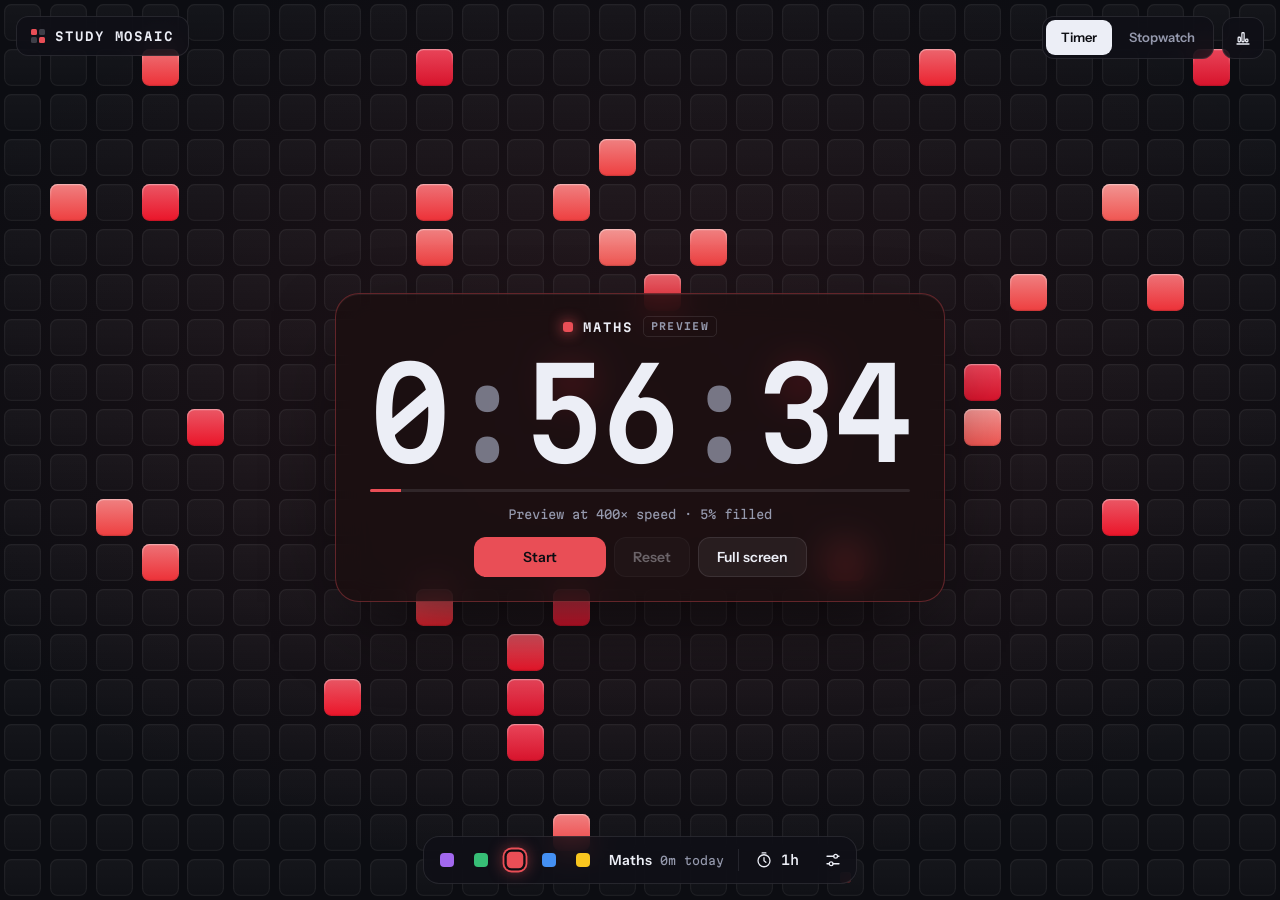
<file: study-timer/index.html>
<!doctype html>
<html lang="en">
<head>
<meta charset="utf-8">
<meta name="viewport" content="width=device-width, initial-scale=1, viewport-fit=cover">
</head>
<body>
<title>Study Mosaic</title>
<link rel="preconnect" href="https://fonts.googleapis.com">
<link rel="preconnect" href="https://fonts.gstatic.com" crossorigin>
<link rel="stylesheet" href="https://fonts.googleapis.com/css2?family=Instrument+Sans:wght@400..700&family=Martian+Mono:wdth,wght@75..112.5,300..700&display=swap">
<style>
  /* Layout: a full-bleed canvas fills with squares behind a centred time plate.
     Brand, mode and the stats button sit along the top; one slim pill at the bottom holds
     subject, duration and settings. Full screen keeps only the squares and an enlarged plate.
     The stats page is a full overlay: filters, KPI row, then charts and a session table. */
  :root {
    --ink: #0c0d12;
    --surface: #13141b;
    --glass: rgba(15, 16, 23, 0.8);
    --pop: rgba(17, 18, 26, 0.96);
    --line: rgba(232, 234, 245, 0.1);
    --line-strong: rgba(232, 234, 245, 0.22);
    --grid: rgba(232, 234, 245, 0.07);
    --text: #eceef6;
    --muted: #9599ad;
    --danger: #ff7a85;
    --good: #4fd18b;
    --subj: hsl(357, 78%, 61%);
    --subj-soft: hsla(357, 78%, 61%, 0.1);
    --subj-line: hsla(357, 78%, 61%, 0.35);
    --plate: hsla(357, 30%, 8%, 0.8);
    --on-subj: #0c0d12;
    --font-ui: "Instrument Sans", ui-sans-serif, system-ui, -apple-system, "Segoe UI", Roboto, sans-serif;
    --font-num: "Martian Mono", ui-monospace, "SF Mono", Menlo, Consolas, monospace;
    color-scheme: dark;
  }
  [hidden] { display: none !important; }
  html, body { height: 100%; }
  body {
    margin: 0;
    background: radial-gradient(1100px 680px at 50% 45%, var(--subj-soft), transparent 70%), var(--ink);
    color: var(--text);
    font-family: var(--font-ui);
    font-size: 15px;
    line-height: 1.4;
    overflow: hidden;
    -webkit-font-smoothing: antialiased;
  }
  button { font: inherit; }
  svg.i { width: 18px; height: 18px; fill: none; stroke: currentColor; stroke-width: 1.7; stroke-linecap: round; stroke-linejoin: round; flex: none; }

  #tiles { position: fixed; inset: 0; width: 100%; height: 100%; display: block; z-index: 0; }

  .app {
    position: relative; z-index: 1; box-sizing: border-box; height: 100%; overflow-y: auto;
    display: grid; grid-template-rows: auto 1fr auto; gap: 16px;
    padding-block: 16px; padding-inline: 16px;
  }

  /* Top bar */
  .topbar { display: flex; flex-wrap: wrap; align-items: flex-start; justify-content: space-between; gap: 12px; }
  .glass {
    background: var(--glass); border: 1px solid var(--line);
    -webkit-backdrop-filter: blur(14px); backdrop-filter: blur(14px);
  }
  .brand {
    display: inline-flex; align-items: center; gap: 10px; padding: 12px 14px; border-radius: 12px;
    font: 600 12px/1 var(--font-num); letter-spacing: 0.16em; text-transform: uppercase;
  }
  .mark { display: grid; grid-template-columns: repeat(2, 6px); gap: 2px; }
  .mark i { width: 6px; height: 6px; border-radius: 1.5px; background: var(--line-strong); }
  .mark i:nth-child(1), .mark i:nth-child(4) { background: var(--subj); }
  .top-right { position: relative; display: flex; align-items: center; gap: 8px; }
  .icon-btn {
    display: inline-grid; place-items: center; width: 42px; height: 42px; padding: 0; border-radius: 12px;
    color: var(--text); cursor: pointer; transition: background 0.15s;
  }
  .icon-btn:hover { background: rgba(40, 42, 54, 0.9); }
  .confirm {
    position: absolute; top: calc(100% + 8px); right: 0; z-index: 5;
    width: min(340px, calc(100vw - 32px)); box-sizing: border-box;
    display: grid; gap: 10px; padding: 14px; border-radius: 14px;
    background: var(--pop); border: 1px solid var(--line-strong); font-size: 14px;
  }
  .confirm-actions { display: flex; flex-wrap: wrap; gap: 8px; }

  /* Segmented controls */
  .seg { display: inline-flex; gap: 2px; padding: 3px; border-radius: 12px; }
  .seg button {
    border: 0; background: transparent; color: var(--muted);
    font: 600 13px/1 var(--font-ui); padding: 11px 15px; border-radius: 9px; cursor: pointer;
  }
  .seg button:hover:not(:disabled) { color: var(--text); }
  .seg button[aria-pressed="true"] { background: var(--text); color: var(--ink); }
  .seg-small { background: rgba(255, 255, 255, 0.04); border: 1px solid var(--line); }
  .seg-small button { padding: 8px 11px; font-size: 12.5px; }

  /* Buttons */
  .btn {
    display: inline-flex; align-items: center; justify-content: center; gap: 8px;
    font: 600 14px/1 var(--font-ui); padding: 12px 18px; border-radius: 12px;
    border: 1px solid var(--line); background: rgba(255, 255, 255, 0.06); color: var(--text);
    cursor: pointer; transition: background 0.15s, border-color 0.15s, transform 0.1s;
  }
  .btn:hover:not(:disabled) { background: rgba(255, 255, 255, 0.12); }
  .btn:active:not(:disabled) { transform: translateY(1px); }
  .btn:disabled { opacity: 0.38; cursor: not-allowed; }
  .btn-primary { min-width: 132px; background: var(--subj); border-color: transparent; color: var(--on-subj); }
  .btn-primary:hover:not(:disabled) { background: var(--subj); filter: brightness(1.08); }
  .btn-small { padding: 8px 12px; font-size: 13px; border-radius: 9px; }
  .btn.armed { border-color: var(--danger); color: var(--danger); }
  :focus-visible { outline: 2px solid var(--subj); outline-offset: 2px; }

  /* Time plate */
  .stage { display: grid; place-items: center; min-height: 0; }
  .plate {
    display: grid; justify-items: center; gap: 14px; max-width: 100%; box-sizing: border-box;
    padding: 22px clamp(18px, 4vw, 34px) 24px; border-radius: 24px;
    background: var(--plate); border: 1px solid var(--subj-line);
    -webkit-backdrop-filter: blur(18px) saturate(1.2); backdrop-filter: blur(18px) saturate(1.2);
    box-shadow: 0 30px 90px -30px rgba(0, 0, 0, 0.85), inset 0 1px 0 rgba(255, 255, 255, 0.06);
  }
  .plate-head { display: flex; align-items: center; gap: 10px; font: 600 12px/1 var(--font-num); letter-spacing: 0.16em; text-transform: uppercase; }
  .dot { width: 0.85em; height: 0.85em; border-radius: 0.25em; background: var(--subj); box-shadow: 0 0 14px var(--subj); }
  .status { color: var(--muted); padding: 0.45em 0.7em; border: 1px solid var(--line); border-radius: 0.5em; font-size: 0.82em; letter-spacing: 0.14em; }
  .digits {
    font-family: var(--font-num); font-weight: 500; font-stretch: 87.5%; font-variant-numeric: tabular-nums;
    font-size: clamp(48px, 10vw, 124px); line-height: 1; letter-spacing: -0.03em; white-space: nowrap;
  }
  .digits .c { color: var(--muted); opacity: 0.75; }
  .meter { width: 100%; height: 3px; border-radius: 2px; background: var(--line); overflow: hidden; }
  .meter i { display: block; height: 100%; width: 0%; background: var(--subj); }
  .meta { font: 400 12px/1.4 var(--font-num); color: var(--muted); text-align: center; font-variant-numeric: tabular-nums; }
  .actions { display: flex; flex-wrap: wrap; justify-content: center; gap: 8px; }

  /* Bottom pill */
  .bar {
    position: relative; justify-self: center; max-width: 100%; box-sizing: border-box;
    display: flex; align-items: center; gap: 4px; padding: 5px; border-radius: 16px;
  }
  .swatches { display: flex; align-items: center; gap: 2px; padding-left: 2px; }
  .swatch {
    --c: #888; display: grid; place-items: center; width: 32px; height: 36px; padding: 0;
    border: 0; border-radius: 10px; background: transparent; cursor: pointer;
  }
  .swatch i { width: 14px; height: 14px; border-radius: 4px; background: var(--c); transition: transform 0.15s, box-shadow 0.15s; }
  .swatch:hover i { transform: scale(1.18); }
  .swatch[aria-pressed="true"] i { transform: scale(1.18); box-shadow: 0 0 0 2px var(--ink), 0 0 0 3.5px var(--c), 0 0 14px var(--c); }
  .cur { display: inline-flex; align-items: baseline; gap: 8px; padding: 0 10px 0 6px; white-space: nowrap; min-width: 0; }
  .cur-name { font: 600 14px/1 var(--font-ui); }
  .cur-today { font: 400 11.5px/1 var(--font-num); color: var(--muted); font-variant-numeric: tabular-nums; }
  .divider { width: 1px; height: 22px; background: var(--line); flex: none; }
  .tool {
    display: inline-flex; align-items: center; gap: 8px; height: 36px; padding: 0 12px;
    border: 0; border-radius: 11px; background: transparent; color: var(--text);
    font: 500 13px/1 var(--font-num); cursor: pointer; white-space: nowrap;
  }
  .tool:hover, .tool[aria-expanded="true"] { background: rgba(255, 255, 255, 0.08); }
  .tool.icon-only { width: 36px; padding: 0; justify-content: center; }
  .pop {
    position: absolute; bottom: calc(100% + 10px); left: 50%; transform: translateX(-50%); z-index: 6;
    width: min(360px, calc(100vw - 32px)); box-sizing: border-box;
    display: grid; gap: 16px; padding: 16px; border-radius: 16px;
    background: var(--pop); border: 1px solid var(--line-strong);
    -webkit-backdrop-filter: blur(18px); backdrop-filter: blur(18px);
    box-shadow: 0 24px 60px -20px rgba(0, 0, 0, 0.8);
  }
  .pop-row { display: grid; gap: 9px; }
  .pop-line { display: flex; flex-wrap: wrap; align-items: center; gap: 8px; }
  .label { font: 600 10.5px/1 var(--font-num); letter-spacing: 0.14em; text-transform: uppercase; color: var(--muted); }
  .chips { display: flex; flex-wrap: wrap; gap: 6px; }
  .chip {
    font: 500 12px/1 var(--font-num); padding: 9px 10px; border-radius: 8px;
    border: 1px solid var(--line); background: transparent; color: var(--text); cursor: pointer;
  }
  .chip:hover:not(:disabled) { border-color: var(--line-strong); }
  .chip[aria-pressed="true"] { background: var(--text); border-color: var(--text); color: var(--ink); }
  .chip:disabled, .seg button:disabled, .custom input:disabled { opacity: 0.4; cursor: not-allowed; }
  .custom { display: inline-flex; align-items: center; gap: 6px; font: 500 12px/1 var(--font-num); color: var(--muted); }
  .custom input {
    width: 3.2em; padding: 8px 4px; border-radius: 8px; border: 1px solid var(--line);
    background: rgba(255, 255, 255, 0.04); color: var(--text); font: 500 13px/1 var(--font-num); text-align: center;
  }
  .note { margin: 0; font-size: 12.5px; color: var(--muted); }
  .toggle { display: inline-flex; align-items: center; gap: 10px; cursor: pointer; font-size: 13.5px; }
  .toggle input { accent-color: var(--subj); width: 16px; height: 16px; margin: 0; }
  .keys { margin: 0; padding-top: 12px; border-top: 1px solid var(--line); font: 400 11px/1.9 var(--font-num); color: var(--muted); }
  .keys kbd { font: inherit; color: var(--text); padding: 1px 5px; border: 1px solid var(--line); border-radius: 4px; }

  @media (max-width: 480px) { .brand-name { display: none; } .brand { padding: 15px; } }
  @media (max-width: 560px) { .cur-today { display: none; } }
  @media (max-width: 430px) { .cur { display: none; } .tool { padding: 0 10px; } .swatch { width: 30px; } }
  @media (hover: none) { .keys { display: none; } }

  /* Full screen (focus) mode */
  body.focus .topbar, body.focus .bar, body.focus .actions, body.focus .meta { display: none; }
  body.focus .app { grid-template-rows: 1fr; }
  body.focus .plate { gap: clamp(12px, 2.2vh, 26px); padding: clamp(18px, 3.6vh, 46px) clamp(24px, 4.5vw, 76px); border-radius: clamp(20px, 2.4vw, 38px); }
  body.focus .plate-head { font-size: clamp(12px, 1.3vw, 19px); }
  body.focus .digits { font-size: min(17vw, 30vh); }
  body.focus.idle, body.focus.idle * { cursor: none; }
  .focus-ui {
    position: fixed; z-index: 10; top: calc(env(safe-area-inset-top, 0px) + 16px); right: 16px; left: 16px;
    display: none; flex-wrap: wrap; align-items: center; justify-content: flex-end; gap: 8px;
    pointer-events: none; opacity: 0; transition: opacity 0.3s;
  }
  .focus-ui .hint { font: 400 12px/1 var(--font-num); color: var(--muted); margin-right: 6px; }
  .focus-ui .btn { background: var(--glass); -webkit-backdrop-filter: blur(14px); backdrop-filter: blur(14px); }
  body.focus .focus-ui { display: flex; }
  body.focus.show-ui .focus-ui { opacity: 1; pointer-events: auto; }

  /* Stats page */
  body.stats-open .app, body.stats-open #tiles, body.stats-open .focus-ui { visibility: hidden; }
  .stats { position: fixed; inset: 0; z-index: 30; overflow-y: auto; background: var(--ink); }
  .stats-inner {
    box-sizing: border-box; max-width: 1120px; margin: 0 auto; display: grid; gap: 16px;
    padding-block: calc(env(safe-area-inset-top, 0px) + 18px) calc(env(safe-area-inset-bottom, 0px) + 40px);
    padding-inline: 16px;
  }
  .stats-head { display: flex; flex-wrap: wrap; align-items: center; gap: 10px 14px; }
  .stats-head h1 { margin: 0; flex: 1; font: 600 22px/1.15 var(--font-ui); text-wrap: balance; }
  .sync { display: inline-flex; align-items: center; gap: 8px; font: 400 12px/1.3 var(--font-num); color: var(--muted); }
  .sync i { width: 7px; height: 7px; border-radius: 50%; background: var(--muted); flex: none; }
  .sync[data-state="account"] i { background: var(--good); }
  .sync[data-state="warn"] i { background: var(--danger); }
  .filters { display: flex; flex-wrap: wrap; align-items: center; gap: 10px; }
  .banner {
    display: flex; flex-wrap: wrap; align-items: center; justify-content: space-between; gap: 10px;
    padding: 10px 10px 10px 14px; border-radius: 12px; border: 1px solid var(--line-strong);
    background: rgba(255, 255, 255, 0.04); font-size: 13.5px;
  }
  .kpis { display: grid; grid-template-columns: repeat(4, minmax(0, 1fr)); gap: 12px; }
  .kpi { display: grid; gap: 8px; align-content: start; min-width: 0; padding: 16px; border-radius: 16px; background: var(--surface); border: 1px solid var(--line); }
  .kpi-value { font: 600 30px/1.05 var(--font-ui); letter-spacing: -0.01em; }
  .kpi-sub { font-size: 12.5px; color: var(--muted); }
  .cards { display: grid; grid-template-columns: repeat(2, minmax(0, 1fr)); gap: 12px; }
  .card { display: grid; grid-template-columns: minmax(0, 1fr); gap: 14px; align-content: start; min-width: 0; padding: 18px; border-radius: 18px; background: var(--surface); border: 1px solid var(--line); }
  .card > * { min-width: 0; }
  .card.wide { grid-column: 1 / -1; }
  .card-head { display: flex; flex-wrap: wrap; align-items: flex-start; justify-content: space-between; gap: 10px; }
  .card h2 { margin: 0; font: 600 15px/1.25 var(--font-ui); }
  .card-sub { margin: 3px 0 0; font-size: 12.5px; color: var(--muted); }
  .legend { display: flex; flex-wrap: wrap; gap: 6px 16px; font-size: 12.5px; }
  .legend span { display: inline-flex; align-items: center; gap: 7px; }
  .legend i { width: 10px; height: 10px; border-radius: 3px; flex: none; }
  .chart { min-width: 0; }
  .chart-svg { display: block; width: 100%; height: auto; }
  .chart-svg text { font: 400 10.5px var(--font-num); fill: var(--muted); font-variant-numeric: tabular-nums; }
  .chart-svg .grid { stroke: var(--grid); stroke-width: 1; shape-rendering: crispEdges; }
  .chart-svg .base { stroke: var(--line-strong); stroke-width: 1; shape-rendering: crispEdges; }
  .chart-svg .hit { fill: transparent; cursor: default; }
  .chart-svg .col.on .mark { filter: brightness(1.22); }
  .chart-svg .col.on .hit { fill: rgba(255, 255, 255, 0.04); }
  .chart-svg:focus-visible { outline-offset: 4px; border-radius: 6px; }
  .srows { display: grid; gap: 12px; }
  .srow { display: grid; grid-template-columns: 96px minmax(0, 1fr); align-items: center; gap: 12px; min-height: 22px; border-radius: 6px; }
  .srow.on .sbar { filter: brightness(1.22); }
  .sname { font-size: 13px; white-space: nowrap; overflow: hidden; text-overflow: ellipsis; }
  .strack { display: flex; align-items: center; gap: 8px; min-width: 0; }
  .sbar { display: block; height: 14px; border-radius: 0 4px 4px 0; flex: none; }
  .sval { font: 500 12px/1 var(--font-num); white-space: nowrap; font-variant-numeric: tabular-nums; }
  .sval em { font-style: normal; color: var(--muted); margin-left: 6px; }
  .table-wrap { overflow-x: auto; }
  .table-wrap.tall { max-height: 380px; overflow-y: auto; }
  table { width: 100%; border-collapse: collapse; font-size: 13px; }
  th { position: sticky; top: 0; background: var(--surface); text-align: left; font: 600 10.5px/1 var(--font-num); letter-spacing: 0.12em; text-transform: uppercase; color: var(--muted); padding: 0 14px 10px 0; white-space: nowrap; }
  th .key { display: inline-block; width: 8px; height: 8px; border-radius: 2px; margin-right: 6px; vertical-align: 0; }
  td { padding: 10px 14px 10px 0; border-top: 1px solid var(--line); white-space: nowrap; vertical-align: middle; }
  td.num, th.num { text-align: right; }
  td.num { font: 400 12.5px var(--font-num); font-variant-numeric: tabular-nums; }
  td.muted { color: var(--muted); }
  .mix { display: inline-flex; gap: 2px; width: 72px; height: 8px; margin-right: 10px; vertical-align: middle; }
  .mix i { height: 100%; border-radius: 2px; }
  .result { display: inline-flex; align-items: center; gap: 6px; }
  .result svg.i { width: 15px; height: 15px; }
  .result.done svg { color: var(--good); }
  .more { justify-self: start; }
  .empty { display: grid; justify-items: center; gap: 12px; padding: 44px 20px; text-align: center; border-radius: 18px; background: var(--surface); border: 1px solid var(--line); }
  .empty h2 { margin: 0; font: 600 18px/1.25 var(--font-ui); }
  .empty p { margin: 0; max-width: 46ch; color: var(--muted); font-size: 14px; }
  .empty .mark { grid-template-columns: repeat(3, 10px); gap: 4px; }
  .empty .mark i { width: 10px; height: 10px; border-radius: 3px; }
  .tip {
    position: fixed; z-index: 40; pointer-events: none; box-sizing: border-box; min-width: 150px; max-width: 240px;
    display: grid; gap: 6px; padding: 10px 12px; border-radius: 10px;
    background: #1d1f29; border: 1px solid var(--line-strong); box-shadow: 0 14px 34px -12px rgba(0, 0, 0, 0.8); font-size: 12.5px;
  }
  .tip-title { font: 500 11px/1.3 var(--font-num); color: var(--muted); }
  .tip-total { font: 600 17px/1.1 var(--font-ui); }
  .tip-row { display: grid; grid-template-columns: 12px auto minmax(0, 1fr); align-items: center; gap: 8px; }
  .tip-row i { width: 12px; height: 3px; border-radius: 2px; }
  .tip-row b { font-weight: 600; font-variant-numeric: tabular-nums; }
  .tip-row span { color: var(--muted); }
  @media (max-width: 860px) { .cards { grid-template-columns: minmax(0, 1fr); } }
  @media (max-width: 760px) { .kpis { grid-template-columns: repeat(2, minmax(0, 1fr)); } .kpi-value { font-size: 24px; } }

  @media (prefers-reduced-motion: reduce) {
    *, *::before, *::after { transition: none !important; }
  }
</style>

<canvas id="tiles" aria-hidden="true"></canvas>

<div class="app">
  <header class="topbar">
    <div class="brand glass"><span class="mark" aria-hidden="true"><i></i><i></i><i></i><i></i></span><span class="brand-name">Study Mosaic</span></div>
    <div class="top-right">
      <div class="seg glass" role="group" aria-label="Mode">
        <button type="button" id="mode-timer" data-mode="timer">Timer</button>
        <button type="button" id="mode-stopwatch" data-mode="stopwatch">Stopwatch</button>
      </div>
      <button type="button" class="icon-btn glass" id="stats-btn" aria-label="Study stats" title="Study stats">
        <svg class="i" viewBox="0 0 24 24" aria-hidden="true"><path d="M4 20h16"/><rect x="5.5" y="11" width="3" height="6" rx="1"/><rect x="10.5" y="5" width="3" height="12" rx="1"/><rect x="15.5" y="13.5" width="3" height="3.5" rx="1"/></svg>
      </button>
      <div class="confirm" id="mode-confirm" role="alertdialog" aria-labelledby="mode-confirm-text" hidden>
        <span id="mode-confirm-text">Switch modes? This resets the current session.</span>
        <div class="confirm-actions">
          <button type="button" class="btn btn-small armed" id="mode-confirm-yes">Switch and reset</button>
          <button type="button" class="btn btn-small" id="mode-confirm-no">Keep going</button>
        </div>
      </div>
    </div>
  </header>

  <main class="stage">
    <section class="plate" aria-label="Study clock">
      <div class="plate-head"><span class="dot" aria-hidden="true"></span><span id="plate-subject">Maths</span><span class="status" id="status">Ready</span></div>
      <div class="digits" id="digits" role="timer" aria-live="off">1:00:00</div>
      <div class="meter" aria-hidden="true"><i id="meter"></i></div>
      <div class="meta" id="meta">&nbsp;</div>
      <div class="actions">
        <button type="button" class="btn btn-primary" id="start">Start</button>
        <button type="button" class="btn" id="reset">Reset</button>
        <button type="button" class="btn" id="fullscreen">Full screen</button>
      </div>
    </section>
  </main>

  <nav class="bar glass" aria-label="Session settings">
    <div class="swatches" id="swatches" role="group" aria-label="Subject"></div>
    <span class="cur"><span class="cur-name" id="cur-name">Maths</span><span class="cur-today" id="cur-today">0m today</span></span>
    <span class="divider" aria-hidden="true"></span>
    <button type="button" class="tool" id="duration-btn" aria-haspopup="dialog" aria-expanded="false" aria-controls="pop-duration">
      <svg class="i" viewBox="0 0 24 24" aria-hidden="true"><circle cx="12" cy="13" r="8"/><path d="M12 9v4l2.5 2M9.5 2.5h5"/></svg><span id="duration-text">1h</span>
    </button>
    <button type="button" class="tool icon-only" id="settings-btn" aria-haspopup="dialog" aria-expanded="false" aria-controls="pop-settings" aria-label="Settings" title="Settings">
      <svg class="i" viewBox="0 0 24 24" aria-hidden="true"><path d="M4 7h9M18 7h2M4 17h3M12 17h8"/><circle cx="15.5" cy="7" r="2.5"/><circle cx="9.5" cy="17" r="2.5"/></svg>
    </button>

    <div class="pop" id="pop-duration" role="dialog" aria-labelledby="duration-label" hidden>
      <div class="pop-row">
        <span class="label" id="duration-label">Duration</span>
        <div class="chips" id="presets"></div>
      </div>
      <div class="custom">
        <span class="label">Custom</span>
        <input id="dur-h" type="number" min="0" max="23" inputmode="numeric" aria-label="Hours"><span>h</span>
        <input id="dur-m" type="number" min="0" max="59" inputmode="numeric" aria-label="Minutes"><span>m</span>
      </div>
      <p class="note" id="duration-note" hidden>Reset the session to change this.</p>
    </div>

    <div class="pop" id="pop-settings" role="dialog" aria-label="Settings" hidden>
      <div class="pop-row">
        <span class="label">Fill pattern</span>
        <div class="pop-line">
          <div class="seg seg-small" id="patterns" role="group" aria-label="Fill pattern"></div>
          <button type="button" class="btn btn-small" id="preview">Preview</button>
        </div>
      </div>
      <div class="pop-row">
        <span class="label">Square size</span>
        <div class="pop-line"><div class="seg seg-small" id="sizes" role="group" aria-label="Square size"></div></div>
      </div>
      <label class="toggle" for="sound"><input type="checkbox" id="sound"><span>Chime when done</span></label>
      <p class="keys"><kbd>Space</kbd> start / pause &nbsp;·&nbsp; <kbd>F</kbd> full screen &nbsp;·&nbsp; <kbd>Esc</kbd> exit</p>
    </div>
  </nav>
</div>

<div class="focus-ui" id="focus-ui">
  <span class="hint">Esc or double-click to exit</span>
  <button type="button" class="btn btn-small" id="focus-run">Pause</button>
  <button type="button" class="btn btn-small" id="focus-exit">Exit full screen</button>
</div>

<section class="stats" id="stats" aria-labelledby="stats-title" hidden>
  <div class="stats-inner">
    <header class="stats-head">
      <button type="button" class="btn btn-small" id="stats-close">
        <svg class="i" viewBox="0 0 24 24" aria-hidden="true"><path d="M14.5 6l-6 6 6 6"/></svg>Timer
      </button>
      <h1 id="stats-title">Study stats</h1>
      <span class="sync" id="sync-note" data-state="local"><i aria-hidden="true"></i><span id="sync-text">Saved in this browser</span></span>
    </header>

    <div class="filters">
      <div class="seg seg-small" id="range" role="group" aria-label="Date range"></div>
    </div>

    <div class="banner" id="example-banner" hidden>
      <span>Showing example data. These are not your sessions.</span>
      <button type="button" class="btn btn-small" id="example-hide">Hide example</button>
    </div>

    <div class="empty" id="stats-empty" hidden>
      <span class="mark" aria-hidden="true"><i></i><i></i><i></i><i></i><i></i><i></i></span>
      <h2>No study sessions yet</h2>
      <p>Start the timer and your study time shows up here, split by subject, by day and by time of day.</p>
      <div class="confirm-actions">
        <button type="button" class="btn btn-small" id="empty-start">Back to the timer</button>
        <button type="button" class="btn btn-small" id="example-show">See an example</button>
      </div>
    </div>

    <div id="stats-content" hidden>
      <div style="display: grid; gap: 12px;">
        <div class="kpis" id="kpis"></div>
        <div class="cards">
          <article class="card wide">
            <div class="card-head">
              <div><h2 id="daily-title">Study time per day</h2><p class="card-sub">Stacked by subject. Hover a column for the breakdown.</p></div>
              <button type="button" class="btn btn-small" id="daily-view">Show table</button>
            </div>
            <div class="legend" id="legend"></div>
            <div class="chart" id="daily-chart"></div>
          </article>
          <article class="card">
            <div><h2>By subject</h2><p class="card-sub">Share of your study time in this range</p></div>
            <div class="srows" id="subject-chart"></div>
          </article>
          <article class="card">
            <div><h2>Time of day</h2><p class="card-sub">When your study minutes happen</p></div>
            <div class="chart" id="hour-chart"></div>
          </article>
          <article class="card wide">
            <div><h2>Recent sessions</h2><p class="card-sub">Newest first</p></div>
            <div id="sessions"></div>
          </article>
        </div>
      </div>
    </div>
  </div>
</section>

<div class="tip" id="tip" role="tooltip" hidden></div>

<script>
(() => {
  'use strict';

  // Squares use the bright tones; charts use the `chart` steps, validated against the
  // dark chart surface (lightness band, contrast, colour-blind separation).
  const SUBJECTS = [
    { id: 'business',    name: 'Business',    h: 266, s: 80, l: 67, chart: '#a268ee' },
    { id: 'economics',   name: 'Economics',   h: 148, s: 55, l: 48, chart: '#33a367' },
    { id: 'maths',       name: 'Maths',       h: 357, s: 78, l: 61, chart: '#e94e56' },
    { id: 'cs',          name: 'CS',          h: 214, s: 88, l: 61, chart: '#4490f3' },
    { id: 'programming', name: 'Programming', h: 46,  s: 95, l: 55, chart: '#c2880a' },
  ];
  const SUB = Object.fromEntries(SUBJECTS.map((s) => [s.id, s]));
  // Stack order (bottom to top) keeps red away from green and yellow so neighbours stay distinct.
  const CHART_ORDER = ['maths', 'business', 'programming', 'cs', 'economics'];
  const HOUR_COLOR = '#8a91b4';
  const PRESETS = [15, 25, 45, 60, 90, 120];
  const PATTERNS = [['scatter', 'Scatter'], ['rise', 'Rise'], ['sweep', 'Sweep'], ['bloom', 'Bloom']];
  const SIZES = [['S', 'Small', 30], ['M', 'Medium', 46], ['L', 'Large', 74]];
  const RANGES = [['7', '7 days'], ['30', '30 days'], ['90', '90 days'], ['all', 'All time']];
  const SHADES = [-9, -5, -2, 1, 4, 8];          // lightness offsets that give the mosaic its texture
  const STORE = 'study-mosaic:v1';
  const SESS_STORE = 'study-mosaic:sessions:v1';
  const MIN_SESSION_MS = 30000;                   // shorter sessions are dropped on reset
  const PREVIEW_MS = 9000, SHIMMER_MS = 2200, FADE_MS = 1400;
  const reduceMotion = !!(window.matchMedia && matchMedia('(prefers-reduced-motion: reduce)').matches);

  const $ = (id) => document.getElementById(id);
  const clamp = (v, a, b) => Math.min(b, Math.max(a, v));
  const hsl = (h, s, l, a = 1) => `hsla(${h.toFixed(1)}, ${s}%, ${l}%, ${a})`;
  const newSeed = () => (Math.random() * 4294967296) >>> 0;
  const pad = (n) => String(n).padStart(2, '0');
  const dayKey = (d) => `${d.getFullYear()}-${pad(d.getMonth() + 1)}-${pad(d.getDate())}`;
  const parseDay = (k) => { const [y, m, d] = k.split('-').map(Number); return new Date(y, m - 1, d); };
  const startOfDay = (d) => new Date(d.getFullYear(), d.getMonth(), d.getDate());
  const addDays = (d, n) => new Date(d.getFullYear(), d.getMonth(), d.getDate() + n);
  const daysBetween = (a, b) => Math.round((b - a) / 86400000);
  const plural = (n, w) => `${n} ${w}${n === 1 ? '' : 's'}`;
  function mulberry32(a) {
    return function () {
      a = (a + 0x6D2B79F5) | 0;
      let t = Math.imul(a ^ (a >>> 15), 1 | a);
      t = (t + Math.imul(t ^ (t >>> 7), 61 | t)) ^ t;
      return ((t ^ (t >>> 14)) >>> 0) / 4294967296;
    };
  }
  function el(tag, cls, text) {
    const e = document.createElement(tag);
    if (cls) e.className = cls;
    if (text != null) e.textContent = text;
    return e;
  }
  function fmtDur(ms) {
    const m = Math.round(ms / 60000);
    if (m < 1) return ms > 0 ? '<1m' : '0m';
    const h = Math.floor(m / 60), r = m % 60;
    return h ? (r ? `${h}h ${r}m` : `${h}h`) : `${r}m`;
  }
  function fmtMin(min) {
    const h = Math.floor(min / 60), r = min % 60;
    return h ? (r ? `${h}h ${r}m` : `${h}h`) : `${r}m`;
  }

  // ---------- Session history ----------
  // One record per study session. Time is split by day and by hour as it is studied,
  // so stats stay right when a session crosses midnight or a subject switch.
  const hist = new Map();
  let histDirty = false;
  function sanitizeSession(id, d) {
    if (typeof id !== 'string' || !/^[A-Za-z0-9_.~:@+-]{1,120}$/.test(id) || !d || typeof d !== 'object') return null;
    const s = {
      id, start: +d.start, end: +d.end, mode: d.mode === 'stopwatch' ? 'stopwatch' : 'timer',
      plannedMin: clamp(Math.round(+d.plannedMin) || 0, 0, 1439), studiedMs: 0,
      byDay: {}, byHour: {}, completed: d.completed === true,
    };
    if (!isFinite(s.start) || !isFinite(s.end)) return null;
    if (d.byDay && typeof d.byDay === 'object') {
      for (const [k, v] of Object.entries(d.byDay)) {
        if (!/^\d{4}-\d{2}-\d{2}$/.test(k) || !v || typeof v !== 'object') continue;
        for (const [subj, ms] of Object.entries(v)) {
          if (!SUB[subj] || !(+ms > 0) || !isFinite(+ms)) continue;
          (s.byDay[k] || (s.byDay[k] = {}))[subj] = +ms;
          s.studiedMs += +ms;
        }
      }
    }
    if (d.byHour && typeof d.byHour === 'object') {
      for (const [h, ms] of Object.entries(d.byHour)) {
        if (/^(\d|1\d|2[0-3])$/.test(h) && +ms > 0 && isFinite(+ms)) s.byHour[h] = +ms;
      }
    }
    return s.studiedMs > 0 ? s : null;
  }
  function loadSessions() {
    let arr = null;
    try { arr = JSON.parse(localStorage.getItem(SESS_STORE)); } catch (_) { arr = null; }
    if (!Array.isArray(arr)) return false;
    for (const raw of arr) { const s = raw && sanitizeSession(raw.id, raw); if (s) hist.set(s.id, s); }
    return true;
  }
  function saveSessions() {
    if (!histDirty) return;
    histDirty = false;
    try {
      let arr = [...hist.values()];
      if (arr.length > 3000) arr = arr.sort((a, b) => b.start - a.start).slice(0, 3000);
      localStorage.setItem(SESS_STORE, JSON.stringify(arr));
    } catch (_) { /* storage unavailable */ }
  }
  // Adds [from, to) of study on `subj` to a session, split at clock-hour boundaries.
  function addSpan(cur, subj, from, to) {
    let t = to;
    for (let guard = 0; t > from && guard < 240; guard++) {
      const d = new Date(t - 1);
      const hourStart = new Date(d.getFullYear(), d.getMonth(), d.getDate(), d.getHours()).getTime();
      const part = t - Math.max(from, hourStart);
      const day = cur.byDay[dayKey(d)] || (cur.byDay[dayKey(d)] = {});
      day[subj] = (day[subj] || 0) + part;
      cur.byHour[d.getHours()] = (cur.byHour[d.getHours()] || 0) + part;
      cur.studiedMs += part;
      t -= part;
    }
    cur.end = Math.max(cur.end, to);
  }
  const sessionsLoaded = loadSessions();

  // ---------- Timer state ----------
  function defaults() {
    return {
      mode: 'timer', subject: 'maths', durationMin: 60, pattern: 'scatter', size: 'M', sound: true,
      running: false, acc: 0, runStart: 0, done: false, seed: newSeed(),
      segments: [{ at: 0, subject: 'maths' }], tallyMark: 0, currentId: null,
    };
  }
  function loadState() {
    let saved = null;
    try { saved = JSON.parse(localStorage.getItem(STORE)); } catch (_) { saved = null; }
    if (!saved || typeof saved !== 'object') return { s: defaults(), fresh: true };
    const s = Object.assign(defaults(), saved);
    if (!SUB[s.subject]) s.subject = 'maths';
    if (s.mode !== 'timer' && s.mode !== 'stopwatch') s.mode = 'timer';
    s.durationMin = clamp(Math.round(+s.durationMin) || 60, 1, 1439);
    if (!PATTERNS.some((p) => p[0] === s.pattern)) s.pattern = 'scatter';
    if (!SIZES.some((z) => z[0] === s.size)) s.size = 'M';
    s.sound = s.sound !== false;
    s.acc = Math.max(0, +s.acc || 0);
    s.runStart = +s.runStart || 0;
    s.running = !!s.running && s.runStart > 0;
    s.done = !!s.done;
    s.seed = (+s.seed >>> 0) || newSeed();
    if (!Array.isArray(s.segments) || !s.segments.length ||
        s.segments.some((g) => !g || !SUB[g.subject] || !(g.at >= 0))) {
      s.segments = [{ at: 0, subject: s.subject }];
    }
    s.tallyMark = Math.max(0, +s.tallyMark || 0);
    if (typeof s.currentId !== 'string') s.currentId = null;
    // The first version only kept today's per-subject totals: keep them as one session.
    if (!sessionsLoaded && s.tally && s.tally.ms && typeof s.tally.ms === 'object') {
      const now = new Date();
      const v1Today = `${now.getFullYear()}-${now.getMonth() + 1}-${now.getDate()}`;
      if (s.tally.date === v1Today) {
        const byDay = {};
        for (const [subj, ms] of Object.entries(s.tally.ms)) if (SUB[subj] && +ms > 0) byDay[subj] = +ms;
        const total = Object.values(byDay).reduce((a, b) => a + b, 0);
        const imported = total > 0 && sanitizeSession(`s-import-${dayKey(now)}`, {
          start: Date.now() - total, end: Date.now(), mode: s.mode, plannedMin: s.durationMin,
          byDay: { [dayKey(now)]: byDay }, byHour: {}, completed: false,
        });
        if (imported) { hist.set(imported.id, imported); histDirty = true; }
      }
    }
    delete s.tally;
    return { s, fresh: false };
  }
  const loaded = loadState();
  const state = loaded.s;
  function save() {
    try { localStorage.setItem(STORE, JSON.stringify(state)); } catch (_) { /* storage unavailable */ }
    saveSessions();
  }

  const T = () => state.durationMin * 60000;
  function elapsed(now = Date.now()) {
    let e = state.acc + (state.running ? Math.max(0, now - state.runStart) : 0);
    if (state.mode === 'timer') e = Math.min(e, T());
    return e;
  }
  function currentSession(startGuess) {
    let cur = state.currentId && hist.get(state.currentId);
    if (!cur) {
      cur = {
        id: `s-${Date.now().toString(36)}-${Math.random().toString(36).slice(2, 6)}`,
        start: startGuess, end: startGuess, mode: state.mode, plannedMin: state.durationMin,
        studiedMs: 0, byDay: {}, byHour: {}, completed: false,
      };
      hist.set(cur.id, cur);
      state.currentId = cur.id;
    }
    return cur;
  }
  // Records study time since the last call against the current subject.
  function account(now = Date.now()) {
    const e = elapsed(now);
    const delta = e - state.tallyMark;
    state.tallyMark = e;
    if (delta <= 0) return;
    let end = now;
    // If the timer ran out while the page was closed, the studying stopped at that moment.
    if (state.mode === 'timer' && state.running) end = Math.min(now, state.runStart + T() - state.acc);
    addSpan(currentSession(end - delta), state.subject, end - delta, end);
    histDirty = true;
  }
  function closeSession() {
    account();
    const cur = state.currentId && hist.get(state.currentId);
    state.currentId = null;
    if (!cur) return;
    if (cur.studiedMs < MIN_SESSION_MS) hist.delete(cur.id);
    else pushSession(cur);
    histDirty = true;
  }
  function subjectAt(t) {
    const segs = state.segments;
    let id = segs[0].subject;
    for (let i = 1; i < segs.length; i++) { if (segs[i].at <= t) id = segs[i].subject; else break; }
    return id;
  }

  // ---------- Account sync (db capability) ----------
  // Each signed-in viewer's sessions live in their own private collection; the browser copy
  // stays as a fallback and for signed-out viewers.
  const sync = { status: 'local', col: null, sent: new Map(), inflight: new Set(), again: new Set(), pulling: false };
  const SYNC_TEXT = {
    local: 'Saved in this browser',
    connecting: 'Loading your history…',
    account: 'Synced to your Claude account',
    retry: "Couldn't reach your account. Saved in this browser for now.",
    full: 'Account storage is full. New sessions stay in this browser.',
  };
  function setSync(status) {
    sync.status = status;
    $('sync-note').dataset.state = status === 'account' ? 'account' : (status === 'retry' || status === 'full') ? 'warn' : 'local';
    $('sync-text').textContent = SYNC_TEXT[status];
  }
  function toDoc(s) {
    return { start: s.start, end: s.end, mode: s.mode, plannedMin: s.plannedMin, studiedMs: s.studiedMs, byDay: s.byDay, byHour: s.byHour, completed: s.completed, v: 1 };
  }
  function handleDbError(e) {
    const code = e && e.code;
    if (code === 'unavailable' || code === 'resource_exhausted') { setSync('retry'); return; }
    if (code === 'quota_exceeded') { setSync('full'); return; }
    sync.col = null;
    setSync('local');
  }
  async function pushSession(s) {
    if (!sync.col || !s || s.studiedMs < MIN_SESSION_MS) return;
    const sig = JSON.stringify(toDoc(s));
    if (sync.sent.get(s.id) === sig) return;
    if (sync.inflight.has(s.id)) { sync.again.add(s.id); return; }
    sync.inflight.add(s.id);
    try {
      await sync.col.doc(s.id).set(JSON.parse(sig));
      sync.sent.set(s.id, sig);
      if (sync.status !== 'account') setSync('account');
    } catch (e) {
      handleDbError(e);
    } finally {
      sync.inflight.delete(s.id);
      if (sync.again.delete(s.id)) pushSession(hist.get(s.id));
    }
  }
  async function pullRemote() {
    if (!sync.col || sync.pulling) return;
    sync.pulling = true;
    try {
      const snap = await sync.col.orderBy('start', 'desc').limit(1000).get();
      for (const doc of snap.docs) {
        if (!doc.exists) continue;
        const s = sanitizeSession(doc.id, doc.data());
        if (!s) continue;
        const mine = hist.get(s.id);
        if (!mine || s.end > mine.end || (s.end === mine.end && s.studiedMs > mine.studiedMs)) { hist.set(s.id, s); histDirty = true; }
        sync.sent.set(s.id, JSON.stringify(toDoc(s)));
      }
      setSync('account');
      for (const s of [...hist.values()]) await pushSession(s);   // uploads anything only this browser had
      saveSessions();
      updateToday();
      if (stats.open) renderStats();
    } catch (e) {
      handleDbError(e);
    } finally {
      sync.pulling = false;
    }
  }
  async function connectRemote() {
    if (!(window.claude && typeof window.claude.use === 'function')) return;
    setSync('connecting');
    let db = null, user = null, uid = null;
    try { [db, user] = await Promise.all([window.claude.use('db'), window.claude.use('user')]); } catch (_) { /* unavailable */ }
    try { uid = user ? await user.id() : null; } catch (_) { uid = null; }
    if (!db || !uid) { setSync('local'); return; }
    try { sync.col = db.collection(`data/users/${uid}`); } catch (_) { setSync('local'); return; }
    await pullRemote();
  }

  // ---------- Canvas ----------
  const canvas = $('tiles');
  const ctx = canvas.getContext('2d');
  const staticCanvas = document.createElement('canvas');
  const sctx = staticCanvas.getContext('2d');
  let prevCanvas = null;
  let grid = { N: 0 };
  let sprites = {}, ghost = null, white = null;
  const drawn = { valid: false, cycle: 0, completed: 0, preview: false };
  const fx = { preview: null, shimmer: null, fade: null };
  let paintRequested = true;

  function roundRect(g, x, y, w, h, r) {
    g.beginPath();
    g.moveTo(x + r, y);
    g.arcTo(x + w, y, x + w, y + h, r);
    g.arcTo(x + w, y + h, x, y + h, r);
    g.arcTo(x, y + h, x, y, r);
    g.arcTo(x, y, x + w, y, r);
    g.closePath();
  }
  function makeTile(t, top, bottom, gloss, stroke) {
    const cv = document.createElement('canvas');
    cv.width = cv.height = t;
    const g = cv.getContext('2d');
    const r = t * 0.2;
    roundRect(g, 0, 0, t, t, r);
    const fill = g.createLinearGradient(0, 0, 0, t);
    fill.addColorStop(0, top);
    fill.addColorStop(1, bottom);
    g.fillStyle = fill;
    g.fill();
    const lw = Math.max(1, t * 0.035);
    if (gloss || stroke) {
      roundRect(g, lw / 2, lw / 2, t - lw, t - lw, Math.max(0, r - lw / 2));
      if (gloss) {
        const edge = g.createLinearGradient(0, 0, 0, t);
        edge.addColorStop(0, 'rgba(255,255,255,0.38)');
        edge.addColorStop(0.45, 'rgba(255,255,255,0)');
        edge.addColorStop(1, 'rgba(0,0,0,0.14)');
        g.strokeStyle = edge;
      } else {
        g.strokeStyle = stroke;
      }
      g.lineWidth = lw;
      g.stroke();
    }
    return cv;
  }
  function buildSprites() {
    const t = grid.tile;
    sprites = {};
    for (const s of SUBJECTS) {
      sprites[s.id] = SHADES.map((dl, i) => {
        const h = s.h + (i - (SHADES.length - 1) / 2) * 1.8;
        const l = s.l + dl;
        return makeTile(t, hsl(h, s.s, Math.min(86, l + 7)), hsl(h, Math.min(100, s.s + 6), Math.max(14, l - 6)), true);
      });
    }
    ghost = makeTile(t, 'rgba(255,255,255,0.04)', 'rgba(255,255,255,0.02)', false, 'rgba(255,255,255,0.05)');
    white = makeTile(t, '#ffffff', '#ffffff', false);
  }
  function computeOrder(cols, rows) {
    const N = cols * rows;
    const rnd = mulberry32(state.seed);
    const keys = new Float64Array(N);
    const cx = (cols - 1) / 2, cy = (rows - 1) / 2;
    for (let i = 0; i < N; i++) {
      const c = i % cols, r = (i / cols) | 0, j = rnd();
      switch (state.pattern) {
        case 'rise':  keys[i] = (rows - 1 - r) + j * 2.6; break;            // bottom up, ragged waterline
        case 'sweep': keys[i] = c + r + j * 3.2; break;                     // diagonal, top-left first
        case 'bloom': keys[i] = Math.hypot(c - cx, r - cy) + j * 2.6; break; // centre outwards
        default:      keys[i] = j;                                          // even random scatter
      }
    }
    const order = new Uint32Array(N);
    for (let i = 0; i < N; i++) order[i] = i;
    order.sort((a, b) => keys[a] - keys[b]);
    return order;
  }
  function relayout() {
    const W = canvas.clientWidth, H = canvas.clientHeight;
    if (W < 20 || H < 20) return;
    const dpr = Math.min(window.devicePixelRatio || 1, 2);
    canvas.width = Math.round(W * dpr);
    canvas.height = Math.round(H * dpr);
    staticCanvas.width = canvas.width;
    staticCanvas.height = canvas.height;
    let target = SIZES.find((z) => z[0] === state.size)[2];
    if (Math.min(W, H) < 560) target *= 0.78;
    // Columns and rows are rounded so the grid lands exactly on the screen edges: no clipped squares.
    const cols = Math.max(4, Math.round(W / target));
    const rows = Math.max(3, Math.round(H / (W / cols)));
    const cw = canvas.width / cols, ch = canvas.height / rows;
    const cell = Math.min(cw, ch);
    const gap = Math.max(1.5 * dpr, cell * 0.085);
    const tile = Math.max(3, Math.round(cell - 2 * gap));
    const N = cols * rows;
    const x = new Float32Array(N), y = new Float32Array(N), diag = new Float32Array(N), shade = new Uint8Array(N);
    const rnd = mulberry32(state.seed ^ 0x5bd1e995);
    for (let i = 0; i < N; i++) {
      const c = i % cols, r = (i / cols) | 0;
      x[i] = Math.round(c * cw + (cw - tile) / 2);
      y[i] = Math.round(r * ch + (ch - tile) / 2);
      diag[i] = (c / Math.max(1, cols - 1) + r / Math.max(1, rows - 1)) / 2;
      shade[i] = Math.floor(rnd() * SHADES.length);
    }
    grid = { N, cols, rows, tile, x, y, diag, shade, order: computeOrder(cols, rows) };
    buildSprites();
    prevCanvas = null;
    fx.fade = null;
    drawn.valid = false;
    paintRequested = true;
  }

  // Square k of a cycle takes the colour of the subject studied at the middle of its time slot.
  function tileSprite(cell, v, k) {
    const id = v.preview ? state.subject : subjectAt((v.cycle + (k + 0.5) / grid.N) * T());
    return sprites[id][grid.shade[cell]];
  }
  function drawAt(g, sprite, cell, scale = 1, alpha = 1) {
    const x = grid.x[cell], y = grid.y[cell];
    if (scale >= 0.999 && alpha >= 0.999) { g.drawImage(sprite, x, y); return; }
    const t = grid.tile, s = t * scale, o = (t - s) / 2;
    g.globalAlpha = alpha;
    g.drawImage(sprite, x + o, y + o, s, s);
    g.globalAlpha = 1;
  }
  function makeView(p, cycle, preview, e) {
    const f = p * grid.N;
    const completed = Math.min(grid.N, Math.floor(f));
    return { p, cycle, preview, e, completed, q: completed < grid.N ? f - completed : 0 };
  }
  function currentView(now) {
    if (fx.preview) {
      const p = (now - fx.preview.start) / PREVIEW_MS;
      if (p < 1) return makeView(Math.max(0, p), 0, true, Math.max(0, p) * T());
      endPreview(now);
    }
    const e = elapsed(now), t = T();
    if (state.mode === 'timer') return makeView(Math.min(1, e / t), 0, false, e);
    const cycle = Math.floor(e / t);
    return makeView((e - cycle * t) / t, cycle, false, e);
  }
  function rebuildStatic(v) {
    sctx.clearRect(0, 0, staticCanvas.width, staticCanvas.height);
    for (let k = 0; k < grid.N; k++) {
      const cell = grid.order[k];
      drawAt(sctx, k < v.completed ? tileSprite(cell, v, k) : ghost, cell);
    }
    drawn.valid = true;
    drawn.cycle = v.cycle;
    drawn.preview = v.preview;
    drawn.completed = v.completed;
    paintRequested = true;
  }
  function fillRemaining() {
    const v = { cycle: drawn.cycle, preview: drawn.preview };
    for (let k = drawn.completed; k < grid.N; k++) drawAt(sctx, tileSprite(grid.order[k], v, k), grid.order[k]);
    drawn.completed = grid.N;
  }
  function snapshotToPrev() {
    if (!prevCanvas) prevCanvas = document.createElement('canvas');
    prevCanvas.width = staticCanvas.width;
    prevCanvas.height = staticCanvas.height;
    prevCanvas.getContext('2d').drawImage(staticCanvas, 0, 0);
  }
  // A full screen shimmers, then (when the grid starts over) fades away.
  function startFinale(now, thenFade) {
    if (reduceMotion) { fx.shimmer = null; fx.fade = null; return; }
    fx.shimmer = { start: now };
    fx.fade = thenFade ? { start: now + SHIMMER_MS } : null;
  }
  function endPreview(now) {
    fx.preview = null;
    if (drawn.valid && drawn.preview) {
      fillRemaining();
      snapshotToPrev();
      startFinale(now, true);
    }
    drawn.valid = false;
  }
  function syncStatic(v) {
    if (drawn.valid && !drawn.preview && !v.preview && state.mode === 'stopwatch' && v.cycle === drawn.cycle + 1) {
      fillRemaining();
      snapshotToPrev();
      startFinale(Date.now(), true);
      chime(true);
      drawn.valid = false;
    }
    if (!drawn.valid || v.cycle !== drawn.cycle || v.preview !== drawn.preview || v.completed < drawn.completed) {
      rebuildStatic(v);
      return;
    }
    while (drawn.completed < v.completed) {
      const k = drawn.completed++;
      const cell = grid.order[k];
      drawAt(sctx, tileSprite(cell, v, k), cell);
    }
  }
  function render(v, now) {
    ctx.clearRect(0, 0, canvas.width, canvas.height);
    ctx.drawImage(staticCanvas, 0, 0);
    if (v.q > 0 && v.completed < grid.N) {
      const k = v.completed, cell = grid.order[k];
      const grow = 1 - Math.pow(1 - v.q, 3);
      drawAt(ctx, tileSprite(cell, v, k), cell, grow, Math.min(1, v.q * 3));
    }
    let layer = 1;
    if (fx.fade) {
      const a = 1 - (now - fx.fade.start) / FADE_MS;
      if (a <= 0 || !prevCanvas) {
        fx.fade = null;
      } else {
        layer = Math.min(1, a);
        ctx.globalAlpha = layer;
        ctx.drawImage(prevCanvas, 0, 0);
        ctx.globalAlpha = 1;
      }
    }
    if (fx.shimmer) {
      const t = (now - fx.shimmer.start) / SHIMMER_MS;
      if (t >= 1) {
        fx.shimmer = null;
      } else {
        const front = -0.2 + t * 1.4, band = 0.13;
        for (let i = 0; i < grid.N; i++) {
          const d = Math.abs(grid.diag[i] - front);
          if (d < band) {
            ctx.globalAlpha = (1 - d / band) * 0.42 * layer;
            ctx.drawImage(white, grid.x[i], grid.y[i]);
          }
        }
        ctx.globalAlpha = 1;
      }
    }
  }

  // ---------- Clock text ----------
  const els = {
    digits: $('digits'), meter: $('meter'), meta: $('meta'), status: $('status'), plateSubject: $('plate-subject'),
    start: $('start'), reset: $('reset'), fullscreen: $('fullscreen'), preview: $('preview'),
    durLabel: $('duration-label'), durNote: $('duration-note'), durH: $('dur-h'), durM: $('dur-m'),
    durText: $('duration-text'), durBtn: $('duration-btn'), curName: $('cur-name'), curToday: $('cur-today'),
    sound: $('sound'), focusRun: $('focus-run'), focusExit: $('focus-exit'),
    modeConfirm: $('mode-confirm'), modeConfirmText: $('mode-confirm-text'),
  };
  const cache = {};
  function setText(node, key, val) { if (cache[key] !== val) { cache[key] = val; node.textContent = val; } }
  function clock(secs, hours) {
    const h = Math.floor(secs / 3600), m = Math.floor((secs % 3600) / 60), s = secs % 60;
    return h > 0 || hours ? `${h}:${pad(m)}:${pad(s)}` : `${pad(m)}:${pad(s)}`;
  }
  function fmtLong(ms) {
    const m = Math.round(ms / 60000), h = Math.floor(m / 60), r = m % 60;
    if (!h) return `${r} min`;
    return r ? `${h} h ${r} min` : `${h} h`;
  }
  function fmtInterval(ms) {
    const s = ms / 1000;
    if (s < 1) return `${s.toFixed(2)} s`;
    if (s < 10) return `${s.toFixed(1)} s`;
    if (s < 90) return `${Math.round(s)} s`;
    return `${(s / 60).toFixed(1)} min`;
  }
  const nf = (n) => n.toLocaleString();

  function updateText(v) {
    const t = T(), timer = state.mode === 'timer';
    const secs = timer ? Math.max(0, Math.ceil((t - v.e) / 1000 - 1e-9)) : Math.floor(v.e / 1000);
    const str = clock(secs, !timer || t >= 3600000);
    if (cache.digits !== str) {
      cache.digits = str;
      els.digits.innerHTML = str.replace(/:/g, '<span class="c">:</span>');
    }
    const pct = (v.preview || !timer || !state.done ? v.p : 1) * 100;
    const width = `${pct.toFixed(2)}%`;
    if (cache.meter !== width) { cache.meter = width; els.meter.style.width = width; }

    let status;
    if (v.preview) status = 'Preview';
    else if (timer && state.done) status = 'Done';
    else if (state.running) status = 'Running';
    else status = v.e > 0 ? 'Paused' : 'Ready';
    setText(els.status, 'status', status);

    const N = grid.N, whole = Math.floor(pct);
    let meta;
    if (v.preview) meta = `Preview at ${nf(Math.round(t / PREVIEW_MS))}× speed · ${whole}% filled`;
    else if (timer && state.done) meta = `Screen full · ${fmtLong(t)} done`;
    else if (v.e === 0) meta = timer ? `${nf(N)} squares · one every ${fmtInterval(t / N)}` : `${nf(N)} squares · the screen fills every ${fmtLong(t)}`;
    else if (timer) meta = `${whole}% filled · ${nf(v.completed)} of ${nf(N)} squares`;
    else meta = `Screen ${v.cycle + 1} · ${whole}% filled · fills every ${fmtLong(t)}`;
    setText(els.meta, 'meta', meta);
  }
  function todayBySubject() {
    const k = dayKey(new Date()), out = {};
    for (const s of hist.values()) {
      const d = s.byDay[k];
      if (d) for (const id in d) out[id] = (out[id] || 0) + d[id];
    }
    return out;
  }
  function updateToday() {
    const t = todayBySubject();
    setText(els.curToday, 'curToday', `${fmtDur(t[state.subject] || 0)} today`);
    for (const s of SUBJECTS) {
      const b = $(`subject-${s.id}`), title = `${s.name} · ${fmtDur(t[s.id] || 0)} today`;
      if (b.title !== title) b.title = title;
    }
  }

  // ---------- Theme ----------
  function applyTheme() {
    const s = SUB[state.subject];
    const r = document.documentElement.style;
    r.setProperty('--subj', hsl(s.h, s.s, s.l));
    r.setProperty('--subj-soft', hsl(s.h, s.s, s.l, 0.1));
    r.setProperty('--subj-line', hsl(s.h, s.s, s.l, 0.35));
    r.setProperty('--plate', hsl(s.h, 30, 8, 0.8));
  }

  // ---------- Sound and wake lock ----------
  let audio = null;
  function ensureAudio() {
    try {
      if (!audio) audio = new (window.AudioContext || window.webkitAudioContext)();
      if (audio.state === 'suspended') audio.resume();
    } catch (_) { audio = null; }
  }
  function chime(soft) {
    if (!state.sound || !audio) return;
    try {
      if (audio.state === 'suspended') audio.resume();
      const t0 = audio.currentTime + 0.05;
      const notes = soft ? [783.99] : [659.25, 783.99, 987.77, 1318.51];
      notes.forEach((f, i) => {
        const o = audio.createOscillator(), g = audio.createGain();
        const s = t0 + i * 0.18;
        o.type = 'sine';
        o.frequency.value = f;
        g.gain.setValueAtTime(0.0001, s);
        g.gain.exponentialRampToValueAtTime(soft ? 0.08 : 0.16, s + 0.02);
        g.gain.exponentialRampToValueAtTime(0.0001, s + 1.8);
        o.connect(g);
        g.connect(audio.destination);
        o.start(s);
        o.stop(s + 1.9);
      });
    } catch (_) { /* audio unavailable */ }
  }
  let wakeLock = null;
  async function requestWake() {
    try {
      if ('wakeLock' in navigator && !wakeLock) {
        wakeLock = await navigator.wakeLock.request('screen');
        wakeLock.addEventListener('release', () => { wakeLock = null; });
      }
    } catch (_) { wakeLock = null; }
  }
  function releaseWake() {
    try { if (wakeLock) wakeLock.release(); } catch (_) { /* already released */ }
    wakeLock = null;
  }

  // ---------- Actions ----------
  let resetArmed = 0;
  function pushCurrent() { const cur = state.currentId && hist.get(state.currentId); if (cur) pushSession(cur); }
  function start() {
    if (state.running) return;
    if (state.done) resetSession();
    fx.preview = null;
    drawn.valid = false;
    ensureAudio();
    state.runStart = Date.now();
    state.running = true;
    requestWake();
    save();
    syncUI();
  }
  function pause() {
    if (!state.running) return;
    account();
    state.acc = elapsed();
    state.running = false;
    releaseWake();
    pushCurrent();
    save();
    syncUI();
  }
  const toggleRun = () => (state.running ? pause() : start());
  function resetSession() {
    closeSession();
    Object.assign(state, {
      running: false, acc: 0, runStart: 0, done: false, seed: newSeed(),
      segments: [{ at: 0, subject: state.subject }], tallyMark: 0, currentId: null,
    });
    resetArmed = 0;
    fx.shimmer = null;
    fx.fade = null;
    releaseWake();
    relayout();
    save();
    syncUI();
  }
  function finish(silent) {
    account();
    state.acc = T();
    state.running = false;
    state.done = true;
    state.tallyMark = state.acc;
    const cur = state.currentId && hist.get(state.currentId);
    if (cur) { cur.completed = true; histDirty = true; pushSession(cur); }
    releaseWake();
    save();
    if (!silent) { chime(false); startFinale(Date.now(), false); }
    syncUI();
  }
  function setSubject(id) {
    if (id === state.subject || !SUB[id]) return;
    account();
    const e = elapsed(), segs = state.segments;
    if (e === 0) state.segments = [{ at: 0, subject: id }];
    else if (segs[segs.length - 1].at === e) segs[segs.length - 1].subject = id;
    else segs.push({ at: e, subject: id });
    state.subject = id;
    applyTheme();
    drawn.valid = false;
    pushCurrent();
    save();
    syncUI();
  }
  let pendingMode = null;
  function requestMode(m) {
    if (m === state.mode) { hideModeConfirm(); return; }
    if (elapsed() > 0 || state.running) {
      closePops();
      pendingMode = m;
      els.modeConfirmText.textContent = `Switch to ${m === 'timer' ? 'Timer' : 'Stopwatch'}? This resets the current session.`;
      els.modeConfirm.hidden = false;
      $('mode-confirm-no').focus();
      return;
    }
    applyMode(m);
  }
  function hideModeConfirm() { pendingMode = null; els.modeConfirm.hidden = true; }
  function applyMode(m) {
    hideModeConfirm();
    account();
    state.mode = m;
    resetSession();
  }
  function setDuration(min) {
    if (elapsed() > 0 || state.running) return;
    state.durationMin = clamp(Math.round(min), 1, 1439);
    save();
    syncUI();
  }
  function startPreview() {
    if (state.running || !grid.N) return;
    closePops();
    fx.preview = { start: Date.now() };
    fx.shimmer = null;
    fx.fade = null;
    drawn.valid = false;
  }

  // ---------- Full screen ----------
  let fsEntered = false, uiTimer = 0;
  const isFocus = () => document.body.classList.contains('focus');
  const fsElement = () => document.fullscreenElement || document.webkitFullscreenElement || null;
  function pokeUi() {
    if (!isFocus()) return;
    document.body.classList.add('show-ui');
    document.body.classList.remove('idle');
    clearTimeout(uiTimer);
    uiTimer = setTimeout(() => {
      document.body.classList.remove('show-ui');
      document.body.classList.add('idle');
    }, 2600);
  }
  function enterFocus() {
    if (isFocus() || stats.open) return;
    hideModeConfirm();
    closePops();
    document.body.classList.add('focus');
    pokeUi();
    const root = document.documentElement;
    try {
      const req = root.requestFullscreen || root.webkitRequestFullscreen;
      if (req) {
        const p = req.call(root);
        if (p && p.catch) p.catch(() => { /* browser kept the window size; focus mode still applies */ });
      }
    } catch (_) { /* fullscreen not allowed here */ }
  }
  function leaveFocus() {
    document.body.classList.remove('focus', 'show-ui', 'idle');
    clearTimeout(uiTimer);
  }
  function exitFocus() {
    leaveFocus();
    if (fsElement()) {
      try {
        const p = (document.exitFullscreen || document.webkitExitFullscreen).call(document);
        if (p && p.catch) p.catch(() => {});
      } catch (_) { /* ignore */ }
    }
  }
  function onFsChange() {
    if (fsElement()) fsEntered = true;
    else if (fsEntered) { fsEntered = false; leaveFocus(); }
  }
  document.addEventListener('fullscreenchange', onFsChange);
  document.addEventListener('webkitfullscreenchange', onFsChange);

  // ---------- Bottom bar and popovers ----------
  let openPop = null;
  function closePops() {
    if (!openPop) return;
    $(`pop-${openPop}`).hidden = true;
    $(`${openPop}-btn`).setAttribute('aria-expanded', 'false');
    openPop = null;
  }
  function togglePop(name) {
    if (openPop === name) { closePops(); return; }
    closePops();
    hideModeConfirm();
    openPop = name;
    $(`pop-${name}`).hidden = false;
    $(`${name}-btn`).setAttribute('aria-expanded', 'true');
  }
  $('duration-btn').addEventListener('click', () => togglePop('duration'));
  $('settings-btn').addEventListener('click', () => togglePop('settings'));
  document.addEventListener('pointerdown', (e) => {
    if (openPop && !(e.target.closest && (e.target.closest('.pop') || e.target.closest('[aria-haspopup]')))) closePops();
  });

  const swatchesEl = $('swatches');
  for (const s of SUBJECTS) {
    const b = document.createElement('button');
    b.type = 'button';
    b.className = 'swatch';
    b.id = `subject-${s.id}`;
    b.dataset.id = s.id;
    b.setAttribute('aria-label', s.name);
    b.style.setProperty('--c', hsl(s.h, s.s, s.l));
    b.appendChild(el('i'));
    b.addEventListener('click', () => setSubject(s.id));
    swatchesEl.appendChild(b);
  }
  const presetsEl = $('presets');
  for (const min of PRESETS) {
    const b = el('button', 'chip', fmtMin(min));
    b.type = 'button';
    b.id = `preset-${min}`;
    b.dataset.min = String(min);
    b.addEventListener('click', () => setDuration(min));
    presetsEl.appendChild(b);
  }
  function fillSeg(host, items, onPick, idPrefix) {
    for (const [id, label] of items) {
      const b = el('button', null, label);
      b.type = 'button';
      b.id = `${idPrefix}-${id}`;
      b.dataset.value = id;
      b.addEventListener('click', () => onPick(id));
      host.appendChild(b);
    }
  }
  function pickSetting(key) {
    return (id) => {
      if (state[key] === id) return;
      state[key] = id;
      relayout();
      save();
      syncUI();
    };
  }
  fillSeg($('patterns'), PATTERNS, pickSetting('pattern'), 'pattern');
  fillSeg($('sizes'), SIZES, pickSetting('size'), 'size');

  document.querySelectorAll('[data-mode]').forEach((b) => b.addEventListener('click', () => requestMode(b.dataset.mode)));
  $('mode-confirm-yes').addEventListener('click', () => { if (pendingMode) applyMode(pendingMode); });
  $('mode-confirm-no').addEventListener('click', hideModeConfirm);
  els.start.addEventListener('click', toggleRun);
  els.focusRun.addEventListener('click', toggleRun);
  els.reset.addEventListener('click', () => {
    if (!(elapsed() > 0 || state.running || state.done)) return;
    if (state.done || (resetArmed && Date.now() - resetArmed < 3000)) { resetSession(); return; }
    resetArmed = Date.now();
    els.reset.textContent = 'Confirm reset';
    els.reset.classList.add('armed');
    setTimeout(() => { if (resetArmed && Date.now() - resetArmed >= 2900) { resetArmed = 0; syncUI(); } }, 3000);
  });
  els.fullscreen.addEventListener('click', enterFocus);
  els.focusExit.addEventListener('click', exitFocus);
  els.preview.addEventListener('click', startPreview);
  els.sound.addEventListener('change', () => { state.sound = els.sound.checked; if (state.sound) ensureAudio(); save(); });
  function onCustomDuration() {
    const h = clamp(parseInt(els.durH.value, 10) || 0, 0, 23);
    const m = clamp(parseInt(els.durM.value, 10) || 0, 0, 59);
    if (h * 60 + m >= 1) setDuration(h * 60 + m);
    els.durH.value = Math.floor(state.durationMin / 60);
    els.durM.value = state.durationMin % 60;
  }
  els.durH.addEventListener('change', onCustomDuration);
  els.durM.addEventListener('change', onCustomDuration);

  function syncUI() {
    const e = elapsed(), locked = e > 0 || state.running;
    const timer = state.mode === 'timer';
    document.querySelectorAll('[data-mode]').forEach((b) => b.setAttribute('aria-pressed', String(b.dataset.mode === state.mode)));
    swatchesEl.querySelectorAll('.swatch').forEach((b) => b.setAttribute('aria-pressed', String(b.dataset.id === state.subject)));
    setText(els.plateSubject, 'plateSubject', SUB[state.subject].name);
    setText(els.curName, 'curName', SUB[state.subject].name);
    setText(els.durLabel, 'durLabel', timer ? 'Duration' : 'Fill the screen every');
    setText(els.durText, 'durText', timer ? fmtMin(state.durationMin) : `Fill ${fmtMin(state.durationMin)}`);
    els.durBtn.setAttribute('aria-label', `${timer ? 'Duration' : 'Screen fill time'}: ${fmtMin(state.durationMin)}`);
    presetsEl.querySelectorAll('.chip').forEach((b) => {
      b.setAttribute('aria-pressed', String(+b.dataset.min === state.durationMin));
      b.disabled = locked;
    });
    if (document.activeElement !== els.durH) els.durH.value = Math.floor(state.durationMin / 60);
    if (document.activeElement !== els.durM) els.durM.value = state.durationMin % 60;
    els.durH.disabled = els.durM.disabled = locked;
    els.durNote.hidden = !locked;
    $('patterns').querySelectorAll('button').forEach((b) => b.setAttribute('aria-pressed', String(b.dataset.value === state.pattern)));
    $('sizes').querySelectorAll('button').forEach((b) => b.setAttribute('aria-pressed', String(b.dataset.value === state.size)));
    els.sound.checked = state.sound;
    const label = state.running ? 'Pause' : state.done ? 'Start again' : e > 0 ? 'Resume' : 'Start';
    els.start.textContent = label;
    els.focusRun.textContent = label;
    els.reset.disabled = !locked && !state.done;
    if (!resetArmed) { els.reset.textContent = 'Reset'; els.reset.classList.remove('armed'); }
    els.preview.disabled = state.running;
    updateToday();
  }

  // ---------- Stats page ----------
  const stats = { open: false, range: '7', example: null, table: false, sessionLimit: 10, lastRender: 0 };
  const statsEl = $('stats'), tipEl = $('tip');
  const NS = 'http://www.w3.org/2000/svg';
  const fmtDay = new Intl.DateTimeFormat(undefined, { weekday: 'short', day: 'numeric', month: 'short' });
  const fmtShortDay = new Intl.DateTimeFormat(undefined, { day: 'numeric', month: 'short' });
  const fmtWeekday = new Intl.DateTimeFormat(undefined, { weekday: 'short' });
  const fmtWhen = new Intl.DateTimeFormat(undefined, { weekday: 'short', day: 'numeric', month: 'short', hour: 'numeric', minute: '2-digit' });
  const fmtHour = new Intl.DateTimeFormat(undefined, { hour: 'numeric' });
  const hourLabel = (h) => fmtHour.format(new Date(2026, 0, 1, h % 24));

  function svgEl(tag, attrs, parent) {
    const e = document.createElementNS(NS, tag);
    for (const k in attrs) e.setAttribute(k, attrs[k]);
    if (parent) parent.appendChild(e);
    return e;
  }
  function topRounded(x, y, w, h, r) {
    r = Math.min(r, w / 2, h);
    return `M${x},${y + h}V${y + r}A${r},${r} 0 0 1 ${x + r},${y}H${x + w - r}A${r},${r} 0 0 1 ${x + w},${y + r}V${y + h}Z`;
  }
  function niceScale(maxMs) {
    const minutes = Math.max(maxMs / 60000, 60);
    const steps = [5, 10, 15, 20, 30, 60, 90, 120, 180, 240, 360, 480, 720, 1440];
    const step = steps.find((s) => Math.ceil(minutes / s) <= 4) || 1440;
    return { step: step * 60000, top: Math.ceil(minutes / step) * step * 60000 };
  }
  function fmtAxis(ms) { return ms === 0 ? '0' : fmtDur(ms); }

  function showTip(content, x, y) {
    tipEl.textContent = '';
    tipEl.appendChild(el('div', 'tip-title', content.title));
    tipEl.appendChild(el('div', 'tip-total', content.total));
    for (const r of content.rows || []) {
      const row = el('div', 'tip-row');
      const key = el('i');
      key.style.background = r.color;
      row.append(key, el('b', null, r.value), el('span', null, r.name));
      tipEl.appendChild(row);
    }
    tipEl.hidden = false;
    const w = tipEl.offsetWidth, h = tipEl.offsetHeight;
    let left = x + 14, top = y - h - 12;
    if (left + w > window.innerWidth - 8) left = x - w - 14;
    if (top < 8) top = y + 16;
    tipEl.style.left = `${clamp(left, 8, window.innerWidth - w - 8)}px`;
    tipEl.style.top = `${clamp(top, 8, window.innerHeight - h - 8)}px`;
  }
  function hideTip() { tipEl.hidden = true; }

  // Columns from one baseline, 4px rounded top, 2px surface gap between stacked segments.
  // Hover or arrow keys show the breakdown; the table view carries every value too.
  function columnChart(host, o) {
    host.textContent = '';
    const W = Math.max(260, Math.floor(host.clientWidth)), H = o.height;
    const padL = 50, padR = 8, padT = 10, axisH = 24;
    const plotW = W - padL - padR, plotH = H - padT - axisH;
    const n = o.items.length;
    const { step, top } = niceScale(Math.max(0, ...o.items.map((it) => it.total)));
    const svg = svgEl('svg', { class: 'chart-svg', width: W, height: H, viewBox: `0 0 ${W} ${H}`, role: 'img', tabindex: '0', 'aria-label': o.label }, host);
    for (let v = 0; v <= top + 1; v += step) {
      const y = Math.round(padT + plotH - (v / top) * plotH) + 0.5;
      svgEl('line', { x1: padL, x2: W - padR, y1: y, y2: y, class: v === 0 ? 'base' : 'grid' }, svg);
      svgEl('text', { x: padL - 8, y: y + 3.5, 'text-anchor': 'end' }, svg).textContent = fmtAxis(v);
    }
    const band = plotW / n, barW = Math.min(24, Math.max(2, band * 0.66)), r = Math.min(4, barW / 2);
    const stride = o.everyLabel ? 1 : Math.max(1, Math.ceil(n / Math.max(1, Math.floor(plotW / 58))));
    const cols = [], tops = [];
    o.items.forEach((it, i) => {
      const g = svgEl('g', { class: 'col' }, svg);
      svgEl('rect', { class: 'hit', x: padL + i * band, y: padT, width: band, height: plotH }, g);
      const x = padL + i * band + (band - barW) / 2;
      const segs = o.segments(it).filter((s) => s.ms > 0);
      let yBase = padT + plotH;
      segs.forEach((s, j) => {
        const h = (s.ms / top) * plotH, gap = j > 0 ? 2 : 0, y = yBase - h, hh = h - gap;
        if (hh >= 0.6) {
          if (j === segs.length - 1) svgEl('path', { class: 'mark', d: topRounded(x, y, barW, hh, r), fill: s.color }, g);
          else svgEl('rect', { class: 'mark', x, y, width: barW, height: hh, fill: s.color }, g);
        }
        yBase = y;
      });
      tops.push(yBase);
      const label = (o.everyLabel || (n - 1 - i) % stride === 0) ? o.xLabel(it, i) : '';
      if (label) {
        const half = label.length * 3.2;
        const cx = clamp(padL + i * band + band / 2, padL + half, W - padR - half);
        svgEl('text', { x: cx, y: H - 6, 'text-anchor': 'middle' }, svg).textContent = label;
      }
      g.addEventListener('pointerenter', (e) => activate(i, e));
      g.addEventListener('pointermove', (e) => activate(i, e));
      g.addEventListener('pointerleave', () => { cols[i].classList.remove('on'); hideTip(); });
      cols.push(g);
    });
    let focusIdx = -1;
    function activate(i, e) {
      cols.forEach((g, j) => g.classList.toggle('on', j === i));
      if (e) { showTip(o.tip(o.items[i]), e.clientX, e.clientY); return; }
      const box = svg.getBoundingClientRect(), scale = box.width / W;
      showTip(o.tip(o.items[i]), box.left + (padL + i * band + band / 2) * scale, box.top + tops[i] * scale);
    }
    svg.addEventListener('focus', () => { if (focusIdx < 0) focusIdx = n - 1; activate(focusIdx); });
    svg.addEventListener('blur', () => { cols.forEach((g) => g.classList.remove('on')); hideTip(); });
    svg.addEventListener('keydown', (e) => {
      const moves = { ArrowLeft: -1, ArrowRight: 1, Home: -n, End: n };
      if (!(e.key in moves)) return;
      e.preventDefault();
      focusIdx = clamp((focusIdx < 0 ? n - 1 : focusIdx) + moves[e.key], 0, n - 1);
      activate(focusIdx);
    });
  }

  function makeExample() {
    const rnd = mulberry32(20261004), out = [], today = startOfDay(new Date()), now = Date.now();
    const weights = [['maths', 0.3], ['cs', 0.22], ['economics', 0.18], ['programming', 0.16], ['business', 0.14]];
    const pick = () => { let x = rnd(); for (const [id, w] of weights) { if ((x -= w) <= 0) return id; } return 'maths'; };
    for (let d = 59; d >= 0; d--) {
      if (d > 0 && rnd() < 0.22) continue;
      const day = addDays(today, -d);
      let hour = 8 + Math.floor(rnd() * 5);
      const count = 1 + Math.floor(rnd() * 3);
      for (let k = 0; k < count && hour < 23; k++) {
        const len = (20 + Math.floor(rnd() * 70)) * 60000;
        const start = day.getTime() + hour * 3600000 + Math.floor(rnd() * 40) * 60000;
        if (start + len > now) break;
        const mode = rnd() < 0.75 ? 'timer' : 'stopwatch';
        const s = { id: `example-${d}-${k}`, start, end: start, mode, plannedMin: 60, studiedMs: 0, byDay: {}, byHour: {}, completed: false };
        const a = pick(), b = rnd() < 0.35 ? pick() : a;
        const split = a === b ? len : Math.round(len * (0.4 + rnd() * 0.3));
        addSpan(s, a, start, start + split);
        if (split < len) addSpan(s, b, start + split, start + len);
        s.completed = mode === 'timer' && rnd() < 0.7;
        s.plannedMin = mode === 'timer' ? (s.completed ? Math.round(len / 60000) : [45, 60, 90][Math.floor(rnd() * 3)]) : 60;
        out.push(s);
        hour += Math.ceil(len / 3600000) + 1 + Math.floor(rnd() * 4);
      }
    }
    return out;
  }

  function computeStats() {
    const sessions = stats.example || [...hist.values()].filter((s) => s.studiedMs > 0);
    const today = startOfDay(new Date()), todayK = dayKey(today);
    const days = new Map();
    let allTotal = 0;
    for (const s of sessions) {
      for (const [k, v] of Object.entries(s.byDay)) {
        const d = days.get(k) || {};
        for (const [subj, ms] of Object.entries(v)) { d[subj] = (d[subj] || 0) + ms; allTotal += ms; }
        days.set(k, d);
      }
    }
    const dayTotal = (k) => { const d = days.get(k); let t = 0; if (d) for (const id in d) t += d[id]; return t; };
    let first;
    if (stats.range === 'all') {
      const keys = [...days.keys()].filter((k) => dayTotal(k) > 0).sort();
      first = keys.length ? parseDay(keys[0]) : today;
      if (first > today) first = today;
    } else {
      first = addDays(today, -(+stats.range - 1));
    }
    const nDays = daysBetween(first, today) + 1;
    const rangeKeys = [];
    for (let i = 0; i < nDays; i++) rangeKeys.push(dayKey(addDays(first, i)));
    const inRange = new Set(rangeKeys);
    const bySubj = {};
    let total = 0;
    for (const k of rangeKeys) {
      const d = days.get(k);
      if (d) for (const id in d) { bySubj[id] = (bySubj[id] || 0) + d[id]; total += d[id]; }
    }
    const rangeSessions = sessions.filter((s) => Object.keys(s.byDay).some((k) => inRange.has(k))).sort((a, b) => b.start - a.start);
    const byHour = new Array(24).fill(0);
    for (const s of rangeSessions) for (const [h, ms] of Object.entries(s.byHour)) byHour[+h] += ms;

    const STREAK_MIN = 60000;
    let streak = 0, d = today;
    if (dayTotal(dayKey(d)) < STREAK_MIN) d = addDays(d, -1);
    while (dayTotal(dayKey(d)) >= STREAK_MIN) { streak++; d = addDays(d, -1); }
    let best = 0, run = 0, prev = null;
    for (const k of [...days.keys()].sort()) {
      if (dayTotal(k) < STREAK_MIN) continue;
      const dt = parseDay(k);
      run = prev && daysBetween(prev, dt) === 1 ? run + 1 : 1;
      prev = dt;
      best = Math.max(best, run);
    }

    // More than ~3 months of daily columns gets too thin to read, so long ranges go weekly.
    const weekly = nDays > 92;
    const buckets = [];
    if (!weekly) {
      for (const k of rangeKeys) {
        const date = parseDay(k), bs = Object.assign({}, days.get(k) || {});
        buckets.push({
          bySubj: bs, total: dayTotal(k),
          title: k === todayK ? `Today, ${fmtShortDay.format(date)}` : fmtDay.format(date),
          axis: k === todayK ? 'Today' : nDays <= 7 ? fmtWeekday.format(date) : fmtShortDay.format(date),
        });
      }
    } else {
      let w = addDays(first, -((first.getDay() + 6) % 7));
      while (w <= today) {
        const bs = {};
        let t = 0;
        for (let i = 0; i < 7; i++) {
          const k = dayKey(addDays(w, i));
          if (!inRange.has(k)) continue;
          const dd = days.get(k);
          if (dd) for (const id in dd) { bs[id] = (bs[id] || 0) + dd[id]; t += dd[id]; }
        }
        buckets.push({ bySubj: bs, total: t, title: `Week of ${fmtShortDay.format(w)}`, axis: fmtShortDay.format(w) });
        w = addDays(w, 7);
      }
    }
    return { sessions, allTotal, todayK, days, dayTotal, nDays, total, bySubj, rangeSessions, byHour, streak, best, buckets, weekly };
  }

  const rangeLabel = () => ({ 7: 'Last 7 days', 30: 'Last 30 days', 90: 'Last 90 days', all: 'All time' })[stats.range];
  function renderKpis(S) {
    const host = $('kpis');
    host.textContent = '';
    const todayMap = S.days.get(S.todayK) || {};
    const todayTop = Object.keys(todayMap).sort((a, b) => todayMap[b] - todayMap[a])[0];
    const finished = S.rangeSessions.filter((s) => s.completed).length;
    const tiles = [
      ['Today', fmtDur(S.dayTotal(S.todayK)), todayTop ? `Mostly ${SUB[todayTop].name}` : 'Nothing logged yet today'],
      [rangeLabel(), fmtDur(S.total), `${plural(S.rangeSessions.length, 'session')} · ${finished} finished`],
      ['Daily average', fmtDur(S.total / S.nDays), `Across ${plural(S.nDays, 'day')}`],
      ['Streak', plural(S.streak, 'day'), `Best: ${plural(S.best, 'day')}`],
    ];
    for (const [label, value, sub] of tiles) {
      const tile = el('div', 'kpi');
      tile.append(el('span', 'label', label), el('span', 'kpi-value', value), el('span', 'kpi-sub', sub));
      host.appendChild(tile);
    }
  }
  function renderLegend() {
    const host = $('legend');
    if (host.childElementCount) return;
    for (const id of CHART_ORDER) {
      const item = el('span');
      const key = el('i');
      key.style.background = SUB[id].chart;
      item.append(key, document.createTextNode(SUB[id].name));
      host.appendChild(item);
    }
  }
  function renderDaily(S) {
    const host = $('daily-chart');
    $('daily-title').textContent = S.weekly ? 'Study time per week' : 'Study time per day';
    $('daily-view').textContent = stats.table ? 'Show chart' : 'Show table';
    $('legend').hidden = stats.table;
    if (stats.table) {
      host.textContent = '';
      const wrap = el('div', 'table-wrap tall'), table = el('table'), head = el('tr');
      head.appendChild(el('th', null, S.weekly ? 'Week' : 'Day'));
      for (const id of CHART_ORDER) {
        const th = el('th', 'num'), key = el('span', 'key');
        key.style.background = SUB[id].chart;
        th.append(key, document.createTextNode(SUB[id].name));
        head.appendChild(th);
      }
      head.appendChild(el('th', 'num', 'Total'));
      const thead = el('thead'), tbody = el('tbody');
      thead.appendChild(head);
      for (const b of [...S.buckets].reverse()) {
        const tr = el('tr');
        tr.appendChild(el('td', null, b.title));
        for (const id of CHART_ORDER) tr.appendChild(el('td', `num${b.bySubj[id] ? '' : ' muted'}`, fmtDur(b.bySubj[id] || 0)));
        tr.appendChild(el('td', 'num', fmtDur(b.total)));
        tbody.appendChild(tr);
      }
      table.append(thead, tbody);
      wrap.appendChild(table);
      host.appendChild(wrap);
      return;
    }
    columnChart(host, {
      label: `${S.weekly ? 'Weekly' : 'Daily'} study time by subject, ${rangeLabel().toLowerCase()}`,
      height: 250,
      items: S.buckets,
      segments: (b) => CHART_ORDER.map((id) => ({ color: SUB[id].chart, ms: b.bySubj[id] || 0 })),
      xLabel: (b) => b.axis,
      tip: (b) => ({
        title: b.title,
        total: b.total ? `${fmtDur(b.total)} total` : 'No study',
        rows: CHART_ORDER.filter((id) => b.bySubj[id] > 0).sort((a, c) => b.bySubj[c] - b.bySubj[a])
          .map((id) => ({ color: SUB[id].chart, value: fmtDur(b.bySubj[id]), name: SUB[id].name })),
      }),
    });
  }
  function renderSubjects(S) {
    const host = $('subject-chart');
    host.textContent = '';
    const rows = SUBJECTS.map((s) => ({ s, ms: S.bySubj[s.id] || 0 })).sort((a, b) => b.ms - a.ms);
    const max = Math.max(1, ...rows.map((r) => r.ms));
    for (const { s, ms } of rows) {
      const row = el('div', 'srow'), track = el('div', 'strack'), bar = el('i', 'sbar'), val = el('span', 'sval', fmtDur(ms));
      bar.style.background = s.chart;
      bar.style.width = `calc((100% - 96px) * ${(ms / max).toFixed(4)})`;
      if (S.total > 0) val.appendChild(el('em', null, `${Math.round((ms / S.total) * 100)}%`));
      track.append(bar, val);
      row.append(el('span', 'sname', s.name), track);
      const count = S.rangeSessions.filter((x) => Object.values(x.byDay).some((d) => d[s.id] > 0)).length;
      row.addEventListener('pointerenter', (e) => {
        row.classList.add('on');
        showTip({ title: s.name, total: fmtDur(ms), rows: [{ color: s.chart, value: S.total ? `${Math.round((ms / S.total) * 100)}%` : '0%', name: `of study time · ${plural(count, 'session')}` }] }, e.clientX, e.clientY);
      });
      row.addEventListener('pointermove', (e) => showTip({ title: s.name, total: fmtDur(ms), rows: [{ color: s.chart, value: S.total ? `${Math.round((ms / S.total) * 100)}%` : '0%', name: `of study time · ${plural(count, 'session')}` }] }, e.clientX, e.clientY));
      row.addEventListener('pointerleave', () => { row.classList.remove('on'); hideTip(); });
      host.appendChild(row);
    }
  }
  function renderHours(S) {
    columnChart($('hour-chart'), {
      label: `Study time by hour of day, ${rangeLabel().toLowerCase()}`,
      height: 200,
      everyLabel: true,
      items: S.byHour.map((ms, h) => ({ h, total: ms })),
      segments: (it) => [{ color: HOUR_COLOR, ms: it.total }],
      xLabel: (it) => (it.h % 6 === 0 ? hourLabel(it.h) : ''),
      tip: (it) => ({ title: `${hourLabel(it.h)} – ${hourLabel(it.h + 1)}`, total: it.total ? fmtDur(it.total) : 'No study', rows: [] }),
    });
  }
  function renderSessions(S) {
    const host = $('sessions');
    host.textContent = '';
    if (!S.rangeSessions.length) { host.appendChild(el('p', 'card-sub', 'No sessions in this range.')); return; }
    const wrap = el('div', 'table-wrap'), table = el('table'), thead = el('thead'), tbody = el('tbody'), head = el('tr');
    for (const [label, cls] of [['Started', ''], ['Studied', 'num'], ['Mode', ''], ['Subjects', ''], ['Result', '']]) head.appendChild(el('th', cls || null, label));
    thead.appendChild(head);
    for (const s of S.rangeSessions.slice(0, stats.sessionLimit)) {
      const tr = el('tr');
      const per = {};
      for (const d of Object.values(s.byDay)) for (const id in d) per[id] = (per[id] || 0) + d[id];
      tr.appendChild(el('td', null, fmtWhen.format(new Date(s.start))));
      tr.appendChild(el('td', 'num', fmtDur(s.studiedMs)));
      tr.appendChild(el('td', 'muted', s.mode === 'timer' ? `Timer · ${fmtMin(s.plannedMin || 0)}` : 'Stopwatch'));
      const subj = el('td'), mix = el('span', 'mix');
      for (const id of CHART_ORDER) {
        if (!per[id]) continue;
        const seg = el('i');
        seg.style.background = SUB[id].chart;
        seg.style.flex = `${per[id]} 1 0`;
        mix.appendChild(seg);
      }
      subj.append(mix, document.createTextNode(Object.keys(per).sort((a, b) => per[b] - per[a]).map((id) => SUB[id].name).join(', ')));
      tr.appendChild(subj);
      const live = !stats.example && s.id === state.currentId && !s.completed;
      const res = el('span', `result${s.completed ? ' done' : ''}`);
      if (s.completed) res.innerHTML = '<svg class="i" viewBox="0 0 24 24" aria-hidden="true"><path d="M5 12.5l4.5 4.5L19 7.5"/></svg>';
      res.appendChild(document.createTextNode(live ? 'In progress' : s.completed ? 'Finished' : s.mode === 'timer' ? 'Ended early' : 'Stopped'));
      const resCell = el('td', s.completed || live ? null : 'muted');
      resCell.appendChild(res);
      tr.appendChild(resCell);
      tbody.appendChild(tr);
    }
    table.append(thead, tbody);
    wrap.appendChild(table);
    host.appendChild(wrap);
    const left = S.rangeSessions.length - stats.sessionLimit;
    if (left > 0) {
      const more = el('button', 'btn btn-small more', `Show ${Math.min(20, left)} more`);
      more.type = 'button';
      more.style.marginTop = '12px';
      more.addEventListener('click', () => { stats.sessionLimit += 20; renderSessions(S); });
      host.appendChild(more);
    }
  }
  function renderStats() {
    if (!stats.open) return;
    if (!stats.example) account();
    stats.lastRender = Date.now();
    hideTip();
    const S = computeStats();
    $('range').querySelectorAll('button').forEach((b) => b.setAttribute('aria-pressed', String(b.dataset.value === stats.range)));
    $('example-banner').hidden = !stats.example;
    const has = S.allTotal > 0;
    $('stats-empty').hidden = has;
    $('stats-content').hidden = !has;
    $('range').parentElement.hidden = !has;
    if (!has) return;
    renderKpis(S);
    renderLegend();
    renderDaily(S);
    renderSubjects(S);
    renderHours(S);
    renderSessions(S);
  }
  function openStats() {
    if (stats.open) return;
    closePops();
    hideModeConfirm();
    if (isFocus()) exitFocus();
    stats.open = true;
    stats.sessionLimit = 10;
    statsEl.hidden = false;
    statsEl.scrollTop = 0;
    document.body.classList.add('stats-open');
    renderStats();
    pullRemote();
    $('stats-close').focus();
  }
  function closeStats() {
    if (!stats.open) return;
    stats.open = false;
    statsEl.hidden = true;
    document.body.classList.remove('stats-open');
    hideTip();
    paintRequested = true;
    $('stats-btn').focus();
  }
  fillSeg($('range'), RANGES, (id) => { stats.range = id; stats.sessionLimit = 10; renderStats(); }, 'range');
  $('stats-btn').addEventListener('click', openStats);
  $('stats-close').addEventListener('click', closeStats);
  $('empty-start').addEventListener('click', closeStats);
  $('example-show').addEventListener('click', () => { stats.example = makeExample(); renderStats(); });
  $('example-hide').addEventListener('click', () => { stats.example = null; renderStats(); });
  $('daily-view').addEventListener('click', () => { stats.table = !stats.table; renderDaily(computeStats()); });
  statsEl.addEventListener('scroll', hideTip, { passive: true });

  // ---------- Global input ----------
  window.addEventListener('keydown', (e) => {
    const tag = (e.target && e.target.tagName || '').toLowerCase();
    if (e.key === 'Escape') {
      if (stats.open) closeStats();
      else if (openPop) closePops();
      else if (isFocus()) exitFocus();
      else hideModeConfirm();
      return;
    }
    if (stats.open || tag === 'input' || tag === 'textarea' || e.metaKey || e.ctrlKey || e.altKey) return;
    if (e.code === 'Space' && tag !== 'button') { e.preventDefault(); toggleRun(); }
    else if (e.key === 'f' || e.key === 'F') { isFocus() ? exitFocus() : enterFocus(); }
  });
  window.addEventListener('pointermove', pokeUi);
  window.addEventListener('pointerdown', () => { ensureAudio(); pokeUi(); });
  window.addEventListener('dblclick', (e) => {
    if (isFocus() && !(e.target.closest && e.target.closest('.focus-ui'))) exitFocus();
  });
  let resizeRaf = 0, statsResize = 0;
  window.addEventListener('resize', () => {
    cancelAnimationFrame(resizeRaf);
    resizeRaf = requestAnimationFrame(relayout);
    if (stats.open) { clearTimeout(statsResize); statsResize = setTimeout(renderStats, 150); }
  });
  document.addEventListener('visibilitychange', () => {
    if (document.visibilityState === 'visible' && state.running) requestWake();
    tick();
  });
  window.addEventListener('pagehide', () => { account(); histDirty = true; save(); pushCurrent(); });

  // ---------- Loop ----------
  let seconds = 0;
  function tick() {
    if (state.mode === 'timer' && state.running && elapsed() >= T()) finish(false);
  }
  setInterval(() => {
    tick();
    if (!state.running) return;
    seconds++;
    account();
    if (seconds % 5 === 0) { save(); updateToday(); }
    if (seconds % 60 === 0) pushCurrent();
    if (stats.open && !stats.example && tipEl.hidden && Date.now() - stats.lastRender > 30000) renderStats();
  }, 1000);
  function frame() {
    requestAnimationFrame(frame);
    if (!grid.N) { relayout(); if (!grid.N) return; }
    const now = Date.now();
    tick();
    const v = currentView(now);
    syncStatic(v);
    if (!stats.open && (paintRequested || state.running || v.preview || fx.shimmer || fx.fade)) {
      render(v, now);
      paintRequested = false;
    }
    updateText(v);
  }

  // ---------- Boot ----------
  applyTheme();
  relayout();
  if (state.mode === 'timer' && state.running && elapsed() >= T()) finish(true);
  if (state.running) requestWake();
  syncUI();
  save();
  requestAnimationFrame(frame);
  connectRemote();
  if (location.hash === '#stats') openStats();
  if (loaded.fresh && !reduceMotion) setTimeout(startPreview, 700);
})();
</script>
</body>
</html>
</file>
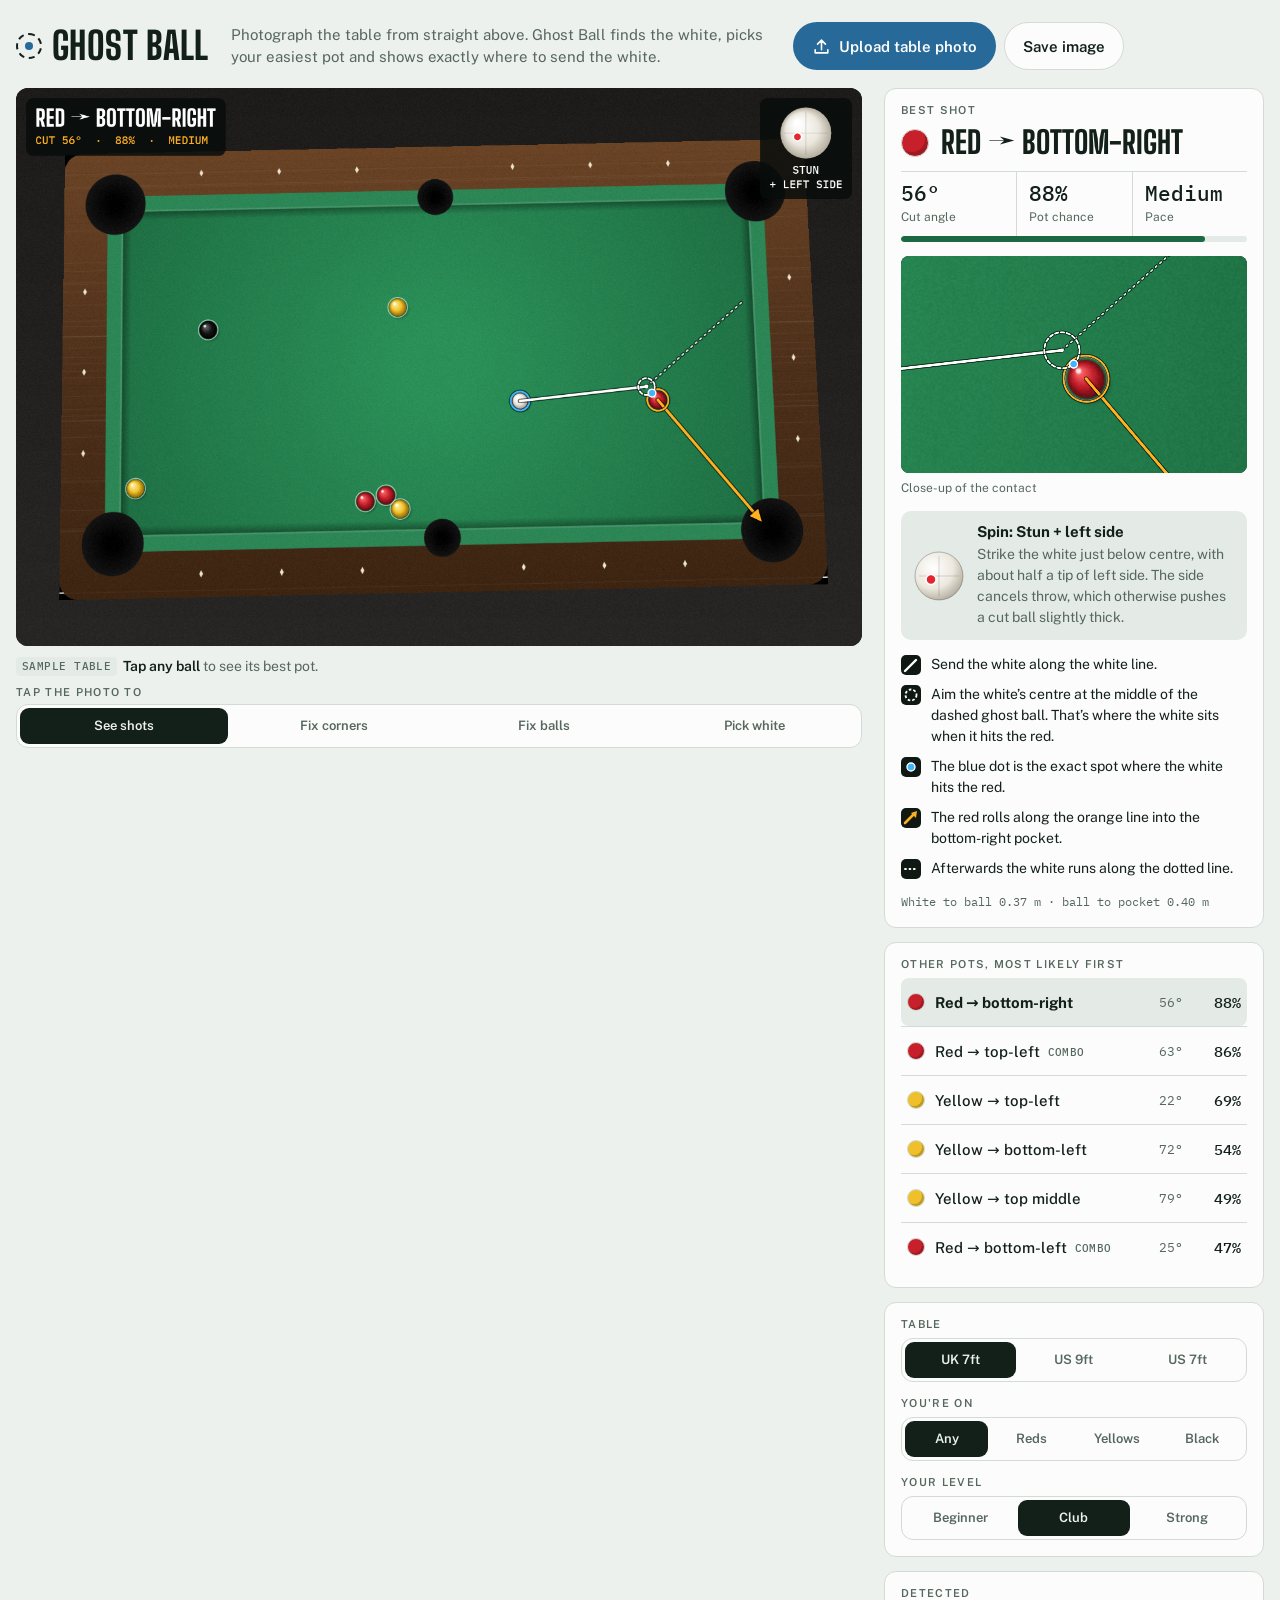
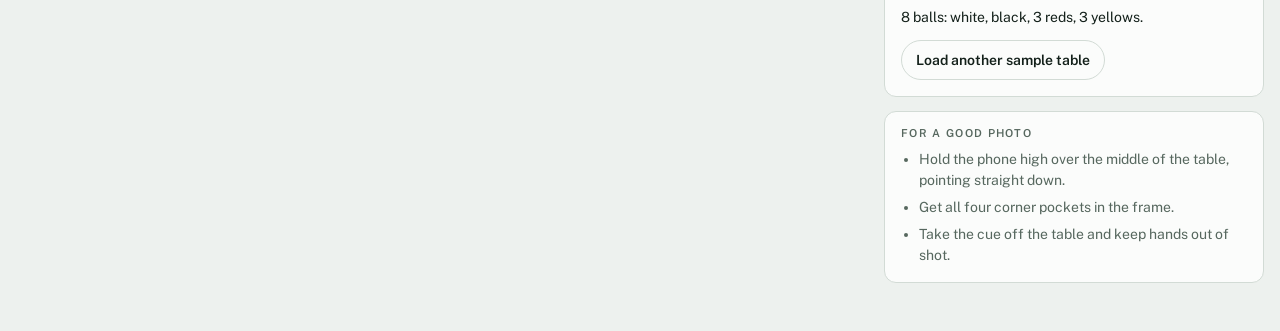
<file: ghost-ball-site-update/ghost-ball/index.html>
<!doctype html>
<html lang="en">
<head>
<meta charset="utf-8">
<meta name="description" content="Ghost Ball: photograph a snooker or pool table from above and it finds your easiest pot, where to aim, where to strike the white and where it goes next.">
<meta name="theme-color" content="#13201a">
<link rel="icon" href="../assets/img/favicon.svg" type="image/svg+xml">
<style>:root{color-scheme:light;box-sizing:border-box;padding-top:env(safe-area-inset-top,0px);padding-bottom:env(safe-area-inset-bottom,0px)}html{scroll-padding-top:env(safe-area-inset-top,0px)}body{margin:0;padding:0;font:14px -apple-system,BlinkMacSystemFont,sans-serif;background:#faf9f5;color:#141413}img{max-width:100%}[hidden]:not([hidden=until-found i]){display:none!important}</style>
<title>Ghost Ball</title>
<meta name="viewport" content="width=device-width, initial-scale=1, viewport-fit=cover">
<link rel="preconnect" href="https://fonts.googleapis.com">
<link rel="preconnect" href="https://fonts.gstatic.com" crossorigin>
<link rel="stylesheet" href="https://fonts.googleapis.com/css2?family=Big+Shoulders+Display:wght@700;800&family=IBM+Plex+Mono:wght@400;500&family=Public+Sans:wght@400;500;600;700&display=swap">
<style>
/* Layout: phone-first. One column (photo, shot card, settings) with a camera bar fixed at the bottom;
   from 960px the shot sheet moves beside the photo and the camera bar folds into the header. */
:root {
  --bg: #edf1ee;
  --surface: #fbfcfb;
  --surface-2: #e4ebe6;
  --fg: #13201a;
  --muted: #56675e;
  --line: #d2dbd5;
  --accent: #276a99;
  --accent-fg: #ffffff;
  --baize: #1b6842;
  --warn: #8f4b0b;
  --warn-soft: #f5e6d3;
  --stage: #101814;
  --stage-fg: #dbe6df;
  --stage-dim: rgba(219, 230, 223, 0.25);
  --scrim: rgba(9, 14, 12, 0.66);
  --shadow: rgba(19, 32, 26, 0.10);
  --font-display: "Big Shoulders Display", "Arial Narrow", Impact, sans-serif;
  --font-body: "Public Sans", system-ui, -apple-system, "Segoe UI", Roboto, sans-serif;
  --font-mono: "IBM Plex Mono", ui-monospace, Consolas, monospace;
  --radius: 12px;
}
@media (prefers-color-scheme: dark) {
  :root:not([data-theme="light"]) {
    --bg: #0d1310; --surface: #141c18; --surface-2: #1d2722; --fg: #e3ebe6; --muted: #92a49a; --line: #26322c;
    --accent: #6db3e6; --accent-fg: #06131d; --baize: #4cb27d; --warn: #f0b36d; --warn-soft: #33261a;
    --stage: #070b09; --stage-fg: #dbe6df; --stage-dim: rgba(219, 230, 223, 0.25); --scrim: rgba(4, 7, 6, 0.74); --shadow: rgba(0, 0, 0, 0.45);
    color-scheme: dark;
  }
}
:root[data-theme="dark"] {
  --bg: #0d1310; --surface: #141c18; --surface-2: #1d2722; --fg: #e3ebe6; --muted: #92a49a; --line: #26322c;
  --accent: #6db3e6; --accent-fg: #06131d; --baize: #4cb27d; --warn: #f0b36d; --warn-soft: #33261a;
  --stage: #070b09; --stage-fg: #dbe6df; --stage-dim: rgba(219, 230, 223, 0.25); --scrim: rgba(4, 7, 6, 0.74); --shadow: rgba(0, 0, 0, 0.45);
  color-scheme: dark;
}
* { box-sizing: border-box; }
[hidden] { display: none !important; }
body { background: var(--bg); color: var(--fg); font: 15px/1.5 var(--font-body); -webkit-text-size-adjust: 100%; }
button, label.btn { -webkit-tap-highlight-color: transparent; touch-action: manipulation; }
.app { max-width: 1320px; margin: 0 auto; padding-inline: 16px; padding-block: 14px calc(104px + env(safe-area-inset-bottom, 0px)); display: flex; flex-direction: column; gap: 14px; }

/* header */
.top { display: flex; flex-direction: column; gap: 6px; }
.brand { display: flex; align-items: center; gap: 10px; }
.mark { width: 26px; height: 26px; border-radius: 50%; border: 2px dashed var(--fg); display: grid; place-items: center; flex: none; }
.mark::after { content: ""; width: 8px; height: 8px; border-radius: 50%; background: var(--accent); }
.brand h1 { margin: 0; font: 800 30px/0.9 var(--font-display); text-transform: uppercase; letter-spacing: 0.01em; }
.tagline { margin: 0; color: var(--muted); font-size: 14px; max-width: 60ch; }
.desk-actions { display: none; }

/* buttons */
.btn { display: inline-flex; align-items: center; justify-content: center; gap: 8px; border-radius: 999px; font: 600 15px/1 var(--font-body); padding: 12px 18px; min-height: 48px; cursor: pointer; border: 1px solid transparent; white-space: nowrap; }
.btn svg { width: 19px; height: 19px; flex: none; }
.btn.primary { background: var(--accent); color: var(--accent-fg); }
.btn.quiet { background: var(--surface); color: var(--fg); border-color: var(--line); }
.btn.small { min-height: 40px; padding: 9px 14px; font-size: 14px; }
.btn:focus-visible, .btn.focus, .seg button:focus-visible, .alts button:focus-visible { outline: 2px solid var(--accent); outline-offset: 2px; }
.visually-hidden { position: absolute; width: 1px; height: 1px; overflow: hidden; clip: rect(0 0 0 0); clip-path: inset(50%); white-space: nowrap; }
/* Tapping a photo button focuses its hidden input. At the end of the page that scrolled phones to the bottom,
   away from the photo and its busy overlay; pinned to the viewport, focusing it never scrolls. */
.file-input { position: fixed; top: 0; left: 0; }

/* camera bar (phones) */
.actionbar { position: fixed; left: 0; right: 0; bottom: 0; z-index: 20; display: flex; gap: 8px; padding: 10px 16px calc(10px + env(safe-area-inset-bottom, 0px)); background: var(--surface); border-top: 1px solid var(--line); box-shadow: 0 -8px 24px var(--shadow); }
.actionbar .btn.primary { flex: 1 1 auto; min-width: 0; padding-inline: 14px; }
.actionbar .btn.quiet { flex: 0 0 auto; padding-inline: 14px; }
.actionbar .btn.icon-only { width: 48px; padding: 0; }

/* layout */
.layout { display: grid; grid-template-columns: minmax(0, 1fr); gap: 14px; }
.stage-col { display: flex; flex-direction: column; gap: 10px; min-width: 0; }
.stage { position: relative; background: var(--stage); border-radius: var(--radius); overflow: hidden; line-height: 0; }
.stage canvas { display: block; width: 100%; height: auto; cursor: pointer; touch-action: manipulation; user-select: none; -webkit-user-select: none; -webkit-touch-callout: none; }
.stage.dragging canvas { touch-action: none; cursor: grab; }
.busy { position: absolute; inset: 0; display: flex; flex-direction: column; align-items: center; justify-content: center; gap: 14px; background: var(--scrim); color: var(--stage-fg); font: 800 22px/1 var(--font-display); text-transform: uppercase; letter-spacing: 0.04em; text-align: center; padding: 16px; }
.spinner { width: 30px; height: 30px; border-radius: 50%; border: 3px solid var(--stage-dim); border-top-color: var(--stage-fg); animation: spin 0.8s linear infinite; }
@keyframes spin { to { transform: rotate(360deg); } }
@media (prefers-reduced-motion: reduce) { .spinner { animation-duration: 2.4s; } }

.status { margin: 0; display: flex; gap: 10px; align-items: flex-start; flex-wrap: wrap; font-size: 14px; color: var(--muted); }
.status strong { color: var(--fg); font-weight: 600; }
.status.warn { background: var(--warn-soft); color: var(--warn); padding: 11px 13px; border-radius: 10px; }
.status.warn strong { color: inherit; }
.status .msg { flex: 1 1 220px; min-width: 0; }
.badge { display: inline-block; margin-right: 6px; font: 500 11px/1 var(--font-mono); letter-spacing: 0.04em; text-transform: uppercase; color: var(--muted); background: var(--surface-2); padding: 4px 6px; border-radius: 4px; vertical-align: 1px; }

/* segmented controls */
.seg { display: grid; grid-template-columns: repeat(var(--n, 4), minmax(0, 1fr)); gap: 2px; padding: 3px; border: 1px solid var(--line); border-radius: 12px; background: var(--surface); width: 100%; }
.seg button { border: 0; background: transparent; color: var(--muted); font: 600 14px/1.1 var(--font-body); padding: 8px 6px; min-height: 42px; border-radius: 9px; cursor: pointer; }
.seg button[aria-pressed="true"] { background: var(--fg); color: var(--bg); }
.modes-block { display: flex; flex-direction: column; gap: 6px; }

/* sheet */
.sheet { display: flex; flex-direction: column; gap: 14px; min-width: 0; }
.card { background: var(--surface); border: 1px solid var(--line); border-radius: var(--radius); padding: 16px; min-width: 0; }
.eyebrow { margin: 0; font: 600 11px/1 var(--font-body); letter-spacing: 0.12em; text-transform: uppercase; color: var(--muted); }
.eyebrow-row { display: flex; justify-content: space-between; align-items: center; gap: 10px; }
.shot-title { display: flex; align-items: center; gap: 12px; margin: 12px 0 14px; }
.shot-title h2 { margin: 0; font: 800 27px/0.95 var(--font-display); text-transform: uppercase; text-wrap: balance; min-width: 0; }
.swatch { width: 28px; height: 28px; border-radius: 50%; flex: none; border: 1px solid var(--line); box-shadow: inset -3px -4px 0 rgba(0, 0, 0, 0.2); }
.swatch.sm { width: 18px; height: 18px; box-shadow: inset -2px -2px 0 rgba(0, 0, 0, 0.2); }
.stats { display: grid; grid-template-columns: repeat(3, minmax(0, 1fr)); border-top: 1px solid var(--line); }
.stat { padding: 11px 0 10px; display: flex; flex-direction: column; gap: 4px; min-width: 0; }
.stat + .stat { padding-left: 12px; border-left: 1px solid var(--line); }
.stat b { font: 500 21px/1 var(--font-mono); font-variant-numeric: tabular-nums; }
.stat span { font-size: 12px; color: var(--muted); }
.meter { height: 6px; border-radius: 3px; background: var(--surface-2); overflow: hidden; }
.meter i { display: block; height: 100%; background: var(--baize); border-radius: 3px; }
.zoomfig { margin: 14px 0 0; display: flex; flex-direction: column; gap: 6px; }
.zoomfig canvas { display: block; width: 100%; height: auto; border-radius: 8px; background: var(--stage); }
.zoomfig figcaption { font-size: 12px; color: var(--muted); }
.steps { list-style: none; margin: 14px 0 0; padding: 0; display: grid; gap: 9px; }
.steps li { display: grid; grid-template-columns: 20px minmax(0, 1fr); gap: 10px; font-size: 14px; align-items: start; }
.steps svg { width: 20px; height: 20px; margin-top: 1px; }
.dist { margin: 14px 0 0; font: 400 12px/1.5 var(--font-mono); color: var(--muted); font-variant-numeric: tabular-nums; }
.pill { font: 600 11px/1 var(--font-body); letter-spacing: 0.06em; text-transform: uppercase; padding: 5px 8px; border-radius: 999px; background: var(--surface-2); color: var(--muted); white-space: nowrap; }
.pill.warn { background: var(--warn-soft); color: var(--warn); }
.note { margin: 14px 0 0; padding: 10px 12px; border-radius: 8px; background: var(--warn-soft); color: var(--warn); font-size: 14px; }
.empty { margin: 8px 0 0; color: var(--muted); font-size: 14px; }
.pills { display: flex; gap: 6px; }
.how { margin: -4px 0 12px; font-size: 14px; color: var(--muted); }
.spin { margin: 14px 0 0; display: grid; grid-template-columns: 52px minmax(0, 1fr); gap: 12px; align-items: center; padding: 12px; border-radius: 10px; background: var(--surface-2); }
.spin svg { width: 52px; height: 52px; display: block; }
.spin-title { margin: 0 0 3px; font: 700 15px/1.25 var(--font-body); }
.spin-text { margin: 0; font-size: 14px; color: var(--muted); }
.alts .kind { margin-left: 8px; font: 500 11px/1 var(--font-mono); letter-spacing: 0.04em; text-transform: uppercase; color: var(--muted); vertical-align: 1px; }

.alts { list-style: none; margin: 8px 0 0; padding: 0; display: grid; }
.alts li + li { border-top: 1px solid var(--line); }
.alts button { width: 100%; min-height: 48px; display: grid; grid-template-columns: 18px minmax(0, 1fr) auto auto; gap: 10px; align-items: center; padding: 10px 6px; background: transparent; border: 0; color: var(--fg); font: 500 15px/1.3 var(--font-body); text-align: left; cursor: pointer; border-radius: 8px; }
.alts button[aria-current="true"] { background: var(--surface-2); font-weight: 700; }
.alts .num { font: 400 13px/1 var(--font-mono); color: var(--muted); font-variant-numeric: tabular-nums; }
.alts .pct { font: 500 15px/1 var(--font-mono); font-variant-numeric: tabular-nums; min-width: 3.2em; text-align: right; }

.settings { display: grid; gap: 16px; }
.setting { display: flex; flex-direction: column; gap: 8px; }
.found { margin: 8px 0 12px; font-size: 14px; }
.tips { margin: 10px 0 0; padding: 0 0 0 18px; display: grid; gap: 6px; color: var(--muted); font-size: 14px; }

/* save sheet */
.modal { position: fixed; inset: 0; z-index: 30; background: var(--scrim); display: flex; align-items: center; justify-content: center; padding: calc(16px + env(safe-area-inset-top, 0px)) 16px calc(16px + env(safe-area-inset-bottom, 0px)); }
.modal-card { background: var(--surface); border-radius: 14px; padding: 14px; width: 100%; max-width: 920px; max-height: 100%; overflow: auto; display: flex; flex-direction: column; gap: 12px; }
.modal-card img { display: block; width: 100%; border-radius: 8px; -webkit-touch-callout: default; }
.modal-card p { margin: 0; font-size: 14px; color: var(--muted); }
.modal-card .row { display: flex; justify-content: space-between; align-items: center; gap: 12px; flex-wrap: wrap; }

@media (hover: hover) {
  .btn.primary:hover { filter: brightness(1.08); }
  .btn.quiet:hover { border-color: var(--muted); }
  .seg button:hover:not([aria-pressed="true"]) { color: var(--fg); }
  .alts button:hover { background: var(--surface-2); }
}
@media (prefers-reduced-motion: no-preference) { .btn, .seg button, .alts button { transition: background-color .15s, color .15s, border-color .15s, filter .15s; } }

@media (min-width: 960px) {
  .app { padding-block: 22px 48px; gap: 18px; }
  .top { flex-direction: row; align-items: center; gap: 22px; }
  .brand h1 { font-size: 38px; }
  .tagline { flex: 1 1 auto; font-size: 15px; }
  .desk-actions { display: flex; gap: 8px; }
  .actionbar { display: none; }
  .layout { grid-template-columns: minmax(0, 1fr) 380px; gap: 22px; align-items: start; }
  .shot-title h2 { font-size: 31px; }
  .seg button { font-size: 13px; min-height: 36px; }
}
</style>
</head>
<body>

<div class="app">
  <header class="top">
    <div class="brand"><span class="mark" aria-hidden="true"></span><h1>Ghost Ball</h1></div>
    <p class="tagline">Photograph the table from straight above. Ghost Ball finds the white, picks your easiest pot and shows exactly where to send the white.</p>
    <div class="desk-actions">
      <label class="btn primary" for="fileLib">
        <svg viewBox="0 0 24 24" fill="none" stroke="currentColor" stroke-width="2" stroke-linecap="round" stroke-linejoin="round" aria-hidden="true"><path d="M12 16V4M7 9l5-5 5 5"/><path d="M4 16v4h16v-4"/></svg>
        Upload table photo
      </label>
      <button type="button" class="btn quiet" data-save>Save image</button>
    </div>
  </header>

  <main class="layout">
    <section class="stage-col" aria-label="Table">
      <div class="stage" id="stage">
        <canvas id="view" width="1400" height="924" aria-label="Table photo with the suggested shot drawn on it"></canvas>
        <div class="busy" id="busy" hidden><span class="spinner" aria-hidden="true"></span><span id="busyText">Reading the table…</span></div>
      </div>
      <div class="status" id="status" role="status" aria-live="polite"></div>
      <div class="modes-block">
        <p class="eyebrow">Tap the photo to</p>
        <div class="seg" id="modes" role="group" aria-label="Tap the photo to">
          <button type="button" data-v="shot" aria-pressed="true">See shots</button>
          <button type="button" data-v="corners" aria-pressed="false">Fix corners</button>
          <button type="button" data-v="balls" aria-pressed="false">Fix balls</button>
          <button type="button" data-v="white" aria-pressed="false">Pick white</button>
        </div>
      </div>
    </section>

    <aside class="sheet" aria-label="Shot details">
      <div class="card">
        <div id="shotHead"></div>
        <figure class="zoomfig" id="zoomFig" hidden>
          <canvas id="zoom" width="960" height="600" aria-label="Close-up of the white, the ghost ball and the target ball"></canvas>
          <figcaption>Close-up of the contact</figcaption>
        </figure>
        <div id="shotFoot"></div>
      </div>
      <div class="card">
        <p class="eyebrow">Other pots, most likely first</p>
        <ol class="alts" id="alts"></ol>
      </div>
      <div class="card settings">
        <div class="setting"><p class="eyebrow">Table</p><div class="seg" id="presetSeg" role="group" aria-label="Table size"></div></div>
        <div class="setting"><p class="eyebrow">You're on</p><div class="seg" id="targetSeg" role="group" aria-label="Which balls you can pot"></div></div>
        <div class="setting"><p class="eyebrow">Your level</p><div class="seg" id="skillSeg" role="group" aria-label="Your level"></div></div>
      </div>
      <div class="card">
        <p class="eyebrow">Detected</p>
        <p class="found" id="found"></p>
        <button type="button" class="btn quiet small" id="sampleBtn">Load another sample table</button>
      </div>
      <div class="card">
        <p class="eyebrow">For a good photo</p>
        <ul class="tips">
          <li>Hold the phone high over the middle of the table, pointing straight down.</li>
          <li>Get all four corner pockets in the frame.</li>
          <li>Take the cue off the table and keep hands out of shot.</li>
        </ul>
      </div>
    </aside>
  </main>
</div>

<nav class="actionbar" aria-label="Photo">
  <label class="btn primary" for="fileCam">
    <svg viewBox="0 0 24 24" fill="none" stroke="currentColor" stroke-width="2" stroke-linecap="round" stroke-linejoin="round" aria-hidden="true"><path d="M4 8h3l2-3h6l2 3h3v11H4z"/><circle cx="12" cy="13" r="3.5"/></svg>
    Take photo
  </label>
  <label class="btn quiet" for="fileLib">
    <svg viewBox="0 0 24 24" fill="none" stroke="currentColor" stroke-width="2" stroke-linecap="round" stroke-linejoin="round" aria-hidden="true"><rect x="3" y="4" width="18" height="16" rx="2"/><circle cx="9" cy="10" r="2"/><path d="M21 16l-5-5-9 9"/></svg>
    Photos
  </label>
  <button type="button" class="btn quiet icon-only" data-save aria-label="Save image" title="Save image">
    <svg viewBox="0 0 24 24" fill="none" stroke="currentColor" stroke-width="2" stroke-linecap="round" stroke-linejoin="round" aria-hidden="true"><path d="M12 4v12M7 11l5 5 5-5"/><path d="M4 20h16"/></svg>
  </button>
</nav>
<input id="fileCam" type="file" accept="image/*" capture="environment" class="visually-hidden file-input" tabindex="-1">
<input id="fileLib" type="file" accept="image/*" class="visually-hidden file-input">

<div class="modal" id="saveview" hidden role="dialog" aria-modal="true" aria-label="Save image">
  <div class="modal-card">
    <img id="saveImg" alt="Table photo with the suggested shot drawn on it">
    <div class="row">
      <p>Press and hold the image (or right-click it) to save it to your photos.</p>
      <button type="button" class="btn quiet small" id="closeSave">Close</button>
    </div>
  </div>
</div>

<script>
(() => {
'use strict';

/* ================= constants ================= */
// Canonical table space: playing surface (cushion nose to cushion nose) is L x HALF px.
const L = 1200, HALF = 600, M = 40, CW = L + 2 * M, CH = HALF + 2 * M;
const MAX_CUT = 80; // degrees
const WORK_MAX = 1400; // longest side of the working image, px
const PRESETS = {
  uk7: { label: 'UK 7ft', family: 'uk', lengthMm: 1830, ballMm: 50.8, cueMm: 47.6, cornerMm: 88, middleMm: 92, cushion: 0.025 },
  us9: { label: 'US 9ft', family: 'us', lengthMm: 2540, ballMm: 57.15, cueMm: 57.15, cornerMm: 116, middleMm: 130, cushion: 0.02 },
  us7: { label: 'US 7ft', family: 'us', lengthMm: 1980, ballMm: 57.15, cueMm: 57.15, cornerMm: 122, middleMm: 135, cushion: 0.025 },
};
// sigma: spread of the white's direction error (degrees).
// cutErr: extra spread in the object ball's direction on a full 90 degree cut (throw, misjudged angle), scaled by sin(cut).
// cushionErr: spread a cushion adds to a ball's rebound angle (pace, spin and rubber all vary it).
const SKILLS = {
  beginner: { label: 'Beginner', sigma: 0.2, cutErr: 2.0, cushionErr: 2.5 },
  club: { label: 'Club', sigma: 0.1, cutErr: 1.2, cushionErr: 1.6 },
  strong: { label: 'Strong', sigma: 0.05, cutErr: 0.7, cushionErr: 1.0 },
};
const TARGETS = {
  uk: [['any', 'Any'], ['red', 'Reds'], ['yellow', 'Yellows'], ['black', 'Black']],
  us: [['any', 'Any'], ['solid', 'Solids'], ['stripe', 'Stripes'], ['black', '8-ball']],
};
const HINTS = {
  shot: '<strong>Tap any ball</strong> to see its best pot.',
  corners: '<strong>Drag each handle</strong> to where the two cushion edges meet inside a corner pocket. Balls are re-detected when you let go.',
  balls: '<strong>Tap a missed ball</strong> to add it, or tap a wrong ring to remove it.',
  white: '<strong>Tap the white ball.</strong>',
};
const TEXT = {
  tableFail: 'Couldn’t find the table edges in this photo. Drag the four handles onto the corner pockets.',
  noBalls: 'No balls found on the cloth. Check the corners cover the table, or tap Fix balls to add them.',
  noWhite: 'Couldn’t spot the white. Tap it on the photo.',
  badImage: 'That photo couldn’t be opened. Try Take photo, or pick a JPEG or PNG.',
  heic: 'This phone saves photos as HEIC, which this browser can’t open. Use Take photo instead, or set the camera to Most Compatible.',
  crash: 'Something went wrong reading this photo. Tap Fix corners and mark the table by hand.',
};
const INK = { aim: '#ffffff', obj: '#ffb020', combo: '#ffd77a', contact: '#3fb4ff', spin: '#e3262f', shade: 'rgba(0,0,0,0.55)' };
const UK_SWATCH = { red: '#c8202a', yellow: '#f0c02c' };

const state = {
  preset: 'uk7', target: 'any', skill: 'club', mode: 'shot', seed: 11, source: 'sample',
  work: null, pix: null, corners: null, cornersManual: false, Hc2i: null, Hi2c: null,
  canon: null, chsv: null, dt: null, vTop: 230, balls: [], shots: [], current: null, picked: false,
  alert: null, truth: null, cornersTruth: null,
};

const $ = (id) => document.getElementById(id);
const view = $('view'), vctx = view.getContext('2d');
// Resolves after the browser has painted, so busy text shows before the next blocking step.
// requestAnimationFrame doesn't run while the page is hidden (e.g. the camera is open), hence the timer fallback.
const nextPaint = () => new Promise((r) => { requestAnimationFrame(() => setTimeout(r, 0)); setTimeout(r, 120); });
// Give up on a step that never settles, instead of leaving the app busy forever.
const withTimeout = (p, ms) => Promise.race([p, new Promise((_, rej) => setTimeout(() => rej(new Error('timed out')), ms))]);

/* ================= small maths ================= */
const wrap = (a) => { a = (a + Math.PI) % (2 * Math.PI); if (a < 0) a += 2 * Math.PI; return a - Math.PI; };
const median = (arr) => { if (!arr.length) return 0; const s = Float64Array.from(arr).sort(); return s[s.length >> 1]; };
const hueDist = (a, b) => { const d = Math.abs(a - b) % 360; return d > 180 ? 360 - d : d; };
const dist = (a, b) => Math.hypot(a[0] - b[0], a[1] - b[1]);
const clamp = (v, lo, hi) => Math.max(lo, Math.min(hi, v));
function erf(x) {
  const s = Math.sign(x); x = Math.abs(x);
  const t = 1 / (1 + 0.3275911 * x);
  return s * (1 - (((((1.061405429 * t - 1.453152027) * t) + 1.421413741) * t - 0.284496736) * t + 0.254829592) * t * Math.exp(-x * x));
}
function mulberry32(a) {
  return () => { a |= 0; a = a + 0x6D2B79F5 | 0; let t = Math.imul(a ^ a >>> 15, 1 | a); t = t + Math.imul(t ^ t >>> 7, 61 | t) ^ t; return ((t ^ t >>> 14) >>> 0) / 4294967296; };
}
function solveLinear(A, b) {
  const n = b.length, m = A.map((r, i) => [...r, b[i]]);
  for (let c = 0; c < n; c++) {
    let p = c;
    for (let r = c + 1; r < n; r++) if (Math.abs(m[r][c]) > Math.abs(m[p][c])) p = r;
    [m[c], m[p]] = [m[p], m[c]];
    const d = m[c][c];
    if (Math.abs(d) < 1e-12) throw new Error('singular');
    for (let r = 0; r < n; r++) {
      if (r === c) continue;
      const f = m[r][c] / d;
      if (f) for (let k = c; k <= n; k++) m[r][k] -= f * m[c][k];
    }
  }
  return m.map((r, i) => r[n] / r[i]);
}
// 3x3 homography mapping 4 src points onto 4 dst points
function homography(src, dst) {
  const A = [], b = [];
  for (let i = 0; i < 4; i++) {
    const [x, y] = src[i], [u, v] = dst[i];
    A.push([x, y, 1, 0, 0, 0, -u * x, -u * y]); b.push(u);
    A.push([0, 0, 0, x, y, 1, -v * x, -v * y]); b.push(v);
  }
  return [...solveLinear(A, b), 1];
}
const applyH = (H, x, y) => { const w = H[6] * x + H[7] * y + H[8]; return [(H[0] * x + H[1] * y + H[2]) / w, (H[3] * x + H[4] * y + H[5]) / w]; };
function invert3(m) {
  const [a, b, c, d, e, f, g, h, i] = m;
  const A = e * i - f * h, B = -(d * i - f * g), C = d * h - e * g, det = a * A + b * B + c * C;
  return [A / det, -(b * i - c * h) / det, (b * f - c * e) / det, B / det, (a * i - c * g) / det, -(a * f - c * d) / det, C / det, -(a * h - b * g) / det, (a * e - b * d) / det];
}
// A usable table outline: convex, not tiny, corners in a consistent winding.
function quadOk(q) {
  let sign = 0;
  for (let i = 0; i < 4; i++) {
    const a = q[i], b = q[(i + 1) % 4], c = q[(i + 2) % 4];
    const cr = (b[0] - a[0]) * (c[1] - b[1]) - (b[1] - a[1]) * (c[0] - b[0]);
    if (Math.abs(cr) < 1e-6) return false;
    if (!sign) sign = Math.sign(cr); else if (Math.sign(cr) !== sign) return false;
  }
  return Math.min(dist(q[0], q[1]), dist(q[1], q[2])) > 40;
}
function segDist(P, A, B) {
  const ex = B[0] - A[0], ey = B[1] - A[1], l2 = ex * ex + ey * ey;
  let t = l2 ? ((P[0] - A[0]) * ex + (P[1] - A[1]) * ey) / l2 : 0;
  t = Math.max(0, Math.min(1, t));
  return Math.hypot(A[0] + t * ex - P[0], A[1] + t * ey - P[1]);
}
function rayLine(P, d, A, B) {
  const ex = B[0] - A[0], ey = B[1] - A[1], den = d[0] * ey - d[1] * ex;
  if (Math.abs(den) < 1e-9) return null;
  return ((A[0] - P[0]) * ey - (A[1] - P[1]) * ex) / den;
}
function rayCircle(P, d, C, R) {
  const fx = P[0] - C[0], fy = P[1] - C[1], b = fx * d[0] + fy * d[1], c = fx * fx + fy * fy - R * R, disc = b * b - c;
  if (disc < 0) return null;
  const t = -b - Math.sqrt(disc);
  return t > 1e-6 ? t : null;
}
function rayBox(P, d, m) {
  let t = Infinity;
  if (d[0] > 1e-9) t = Math.min(t, (L - m - P[0]) / d[0]);
  if (d[0] < -1e-9) t = Math.min(t, (m - P[0]) / d[0]);
  if (d[1] > 1e-9) t = Math.min(t, (HALF - m - P[1]) / d[1]);
  if (d[1] < -1e-9) t = Math.min(t, (m - P[1]) / d[1]);
  return Math.max(0, t);
}

/* ================= image processing ================= */
function toHSV(data, n) {
  const H = new Uint16Array(n), S = new Uint8Array(n), V = new Uint8Array(n);
  for (let i = 0, j = 0; i < n; i++, j += 4) {
    const r = data[j], g = data[j + 1], b = data[j + 2];
    const mx = r > g ? (r > b ? r : b) : (g > b ? g : b), mn = r < g ? (r < b ? r : b) : (g < b ? g : b), d = mx - mn;
    V[i] = mx; S[i] = mx ? Math.round(255 * d / mx) : 0;
    let h = 0;
    if (d) {
      if (mx === r) h = ((g - b) / d) % 6; else if (mx === g) h = (b - r) / d + 2; else h = (r - g) / d + 4;
      h *= 60; if (h < 0) h += 360;
    }
    H[i] = Math.round(h) % 360;
  }
  return { H, S, V };
}
// Dominant saturated hue inside a rectangle = the cloth colour
function estimateCloth(hsv, w, rect) {
  const { H, S, V } = hsv, hist = new Float32Array(360), [x0, y0, x1, y1] = rect;
  let tot = 0;
  for (let y = y0; y < y1; y += 2) for (let x = x0; x < x1; x += 2) {
    const k = y * w + x; tot++;
    if (S[k] > 60 && V[k] > 40) hist[H[k]]++;
  }
  let best = -1, bh = 0;
  for (let h = 0; h < 360; h++) {
    let s = 0;
    for (let d = -8; d <= 8; d++) s += hist[(h + d + 360) % 360];
    if (s > best) { best = s; bh = h; }
  }
  if (best < tot * 0.2) return null;
  const ss = [], vs = [];
  for (let y = y0; y < y1; y += 3) for (let x = x0; x < x1; x += 3) {
    const k = y * w + x;
    if (S[k] > 60 && V[k] > 40 && hueDist(H[k], bh) <= 12) { ss.push(S[k]); vs.push(V[k]); }
  }
  return { h: bh, s: median(ss), v: median(vs) };
}
const isCloth = (hsv, k, c) => hueDist(hsv.H[k], c.h) <= 22 && hsv.S[k] >= Math.max(28, c.s * 0.45) && hsv.V[k] >= c.v * 0.22;

function integral(m, w, h) {
  const W = w + 1, I = new Int32Array(W * (h + 1));
  for (let y = 0; y < h; y++) {
    let row = 0;
    for (let x = 0; x < w; x++) { row += m[y * w + x]; I[(y + 1) * W + x + 1] = I[y * W + x + 1] + row; }
  }
  return I;
}
function morph(m, w, h, r, grow) {
  const I = integral(m, w, h), W = w + 1, o = new Uint8Array(w * h);
  for (let y = 0; y < h; y++) {
    const y0 = Math.max(0, y - r), y1 = Math.min(h, y + r + 1);
    for (let x = 0; x < w; x++) {
      const x0 = Math.max(0, x - r), x1 = Math.min(w, x + r + 1);
      const s = I[y1 * W + x1] - I[y0 * W + x1] - I[y1 * W + x0] + I[y0 * W + x0];
      o[y * w + x] = grow ? (s > 0 ? 1 : 0) : (s === (x1 - x0) * (y1 - y0) ? 1 : 0);
    }
  }
  return o;
}
const dilate = (m, w, h, r) => morph(m, w, h, r, true);
const erode = (m, w, h, r) => morph(m, w, h, r, false);

function largestComponent(m, w, h) {
  const n = w * h, lab = new Int32Array(n), stack = new Int32Array(n);
  let cur = 0, best = 0, bestSize = 0;
  for (let i = 0; i < n; i++) {
    if (!m[i] || lab[i]) continue;
    cur++; let sp = 0, size = 0; stack[sp++] = i; lab[i] = cur;
    while (sp) {
      const p = stack[--sp]; size++;
      const x = p % w;
      if (x > 0 && m[p - 1] && !lab[p - 1]) { lab[p - 1] = cur; stack[sp++] = p - 1; }
      if (x < w - 1 && m[p + 1] && !lab[p + 1]) { lab[p + 1] = cur; stack[sp++] = p + 1; }
      if (p >= w && m[p - w] && !lab[p - w]) { lab[p - w] = cur; stack[sp++] = p - w; }
      if (p < n - w && m[p + w] && !lab[p + w]) { lab[p + w] = cur; stack[sp++] = p + w; }
    }
    if (size > bestSize) { bestSize = size; best = cur; }
  }
  const out = new Uint8Array(n);
  for (let i = 0; i < n; i++) out[i] = lab[i] === best ? 1 : 0;
  return { mask: out, size: bestSize };
}

// Exact Euclidean distance transform (Felzenszwalb & Huttenlocher)
function edt(mask, w, h) {
  const INF = 1e20, n = Math.max(w, h), f = new Float64Array(n), d = new Float64Array(n), v = new Int32Array(n), z = new Float64Array(n + 1);
  const out = new Float32Array(w * h);
  const pass = (len) => {
    let k = 0; v[0] = 0; z[0] = -INF; z[1] = INF;
    for (let q = 1; q < len; q++) {
      let s = ((f[q] + q * q) - (f[v[k]] + v[k] * v[k])) / (2 * q - 2 * v[k]);
      while (s <= z[k]) { k--; s = ((f[q] + q * q) - (f[v[k]] + v[k] * v[k])) / (2 * q - 2 * v[k]); }
      k++; v[k] = q; z[k] = s; z[k + 1] = INF;
    }
    k = 0;
    for (let q = 0; q < len; q++) { while (z[k + 1] < q) k++; d[q] = (q - v[k]) * (q - v[k]) + f[v[k]]; }
  };
  for (let x = 0; x < w; x++) {
    for (let y = 0; y < h; y++) f[y] = mask[y * w + x] ? INF : 0;
    pass(h);
    for (let y = 0; y < h; y++) out[y * w + x] = d[y];
  }
  for (let y = 0; y < h; y++) {
    for (let x = 0; x < w; x++) f[x] = out[y * w + x];
    pass(w);
    for (let x = 0; x < w; x++) out[y * w + x] = Math.sqrt(d[x]);
  }
  return out;
}

// Warp `src` into a dw x dh image; Hd2s maps destination coords to source coords.
function warp(src, Hd2s, dw, dh, off, fill) {
  const out = new ImageData(dw, dh), o = out.data, s = src.data, sw = src.width, sh = src.height;
  const [a, b, c, d, e, f, g, h, k] = Hd2s;
  for (let j = 0; j < dh; j++) {
    const Y = j + off + 0.5;
    for (let i = 0; i < dw; i++) {
      const X = i + off + 0.5, w = g * X + h * Y + k;
      const u = (a * X + b * Y + c) / w - 0.5, v = (d * X + e * Y + f) / w - 0.5, p = (j * dw + i) * 4;
      if (u >= 0 && v >= 0 && u < sw - 1 && v < sh - 1) {
        const x0 = u | 0, y0 = v | 0, fx = u - x0, fy = v - y0, q = (y0 * sw + x0) * 4, q2 = q + sw * 4;
        for (let ch = 0; ch < 3; ch++) {
          const top = s[q + ch] + (s[q + 4 + ch] - s[q + ch]) * fx, bot = s[q2 + ch] + (s[q2 + 4 + ch] - s[q2 + ch]) * fx;
          o[p + ch] = top + (bot - top) * fy;
        }
      } else if (fill) fill(o, p, i, j);
      o[p + 3] = 255;
    }
  }
  return out;
}
function grayAt(img, x, y) {
  const w = img.width, h = img.height, s = img.data;
  x -= 0.5; y -= 0.5;
  if (x < 0 || y < 0 || x >= w - 1 || y >= h - 1) return null;
  const x0 = x | 0, y0 = y | 0, fx = x - x0, fy = y - y0, q = (y0 * w + x0) * 4;
  const g = (p) => 0.299 * s[p] + 0.587 * s[p + 1] + 0.114 * s[p + 2];
  const top = g(q) + (g(q + 4) - g(q)) * fx, bot = g(q + w * 4) + (g(q + w * 4 + 4) - g(q + w * 4)) * fx;
  return top + (bot - top) * fy;
}

/* ================= table detection ================= */
function fitLine(pts) {
  let mx = 0, my = 0;
  for (const p of pts) { mx += p[0]; my += p[1]; }
  mx /= pts.length; my /= pts.length;
  let sxx = 0, sxy = 0, syy = 0;
  for (const p of pts) { const dx = p[0] - mx, dy = p[1] - my; sxx += dx * dx; sxy += dx * dy; syy += dy * dy; }
  const a = 0.5 * Math.atan2(2 * sxy, sxx - syy);
  return { x: mx, y: my, dx: Math.cos(a), dy: Math.sin(a) };
}
function intersect(l1, l2) {
  const det = l1.dx * l2.dy - l1.dy * l2.dx;
  if (Math.abs(det) < 1e-9) return null;
  const t = ((l2.x - l1.x) * l2.dy - (l2.y - l1.y) * l2.dx) / det;
  return [l1.x + t * l1.dx, l1.y + t * l1.dy];
}
function convexHull(pts) {
  const p = pts.slice().sort((a, b) => a[0] - b[0] || a[1] - b[1]);
  const cross = (o, a, b) => (a[0] - o[0]) * (b[1] - o[1]) - (a[1] - o[1]) * (b[0] - o[0]);
  const lower = [], upper = [];
  for (const q of p) { while (lower.length >= 2 && cross(lower[lower.length - 2], lower[lower.length - 1], q) <= 0) lower.pop(); lower.push(q); }
  for (let i = p.length - 1; i >= 0; i--) { const q = p[i]; while (upper.length >= 2 && cross(upper[upper.length - 2], upper[upper.length - 1], q) <= 0) upper.pop(); upper.push(q); }
  return lower.slice(0, -1).concat(upper.slice(0, -1));
}
// Smallest rectangle around the hull, corners ordered top-left, top-right, bottom-right, bottom-left.
function minAreaRect(hull) {
  let best = null;
  for (let i = 0; i < hull.length; i++) {
    const a = hull[i], b = hull[(i + 1) % hull.length], len = dist(a, b);
    if (len < 1e-6) continue;
    const ux = (b[0] - a[0]) / len, uy = (b[1] - a[1]) / len;
    let u0 = Infinity, u1 = -Infinity, v0 = Infinity, v1 = -Infinity;
    for (const p of hull) {
      const u = p[0] * ux + p[1] * uy, v = -p[0] * uy + p[1] * ux;
      if (u < u0) u0 = u; if (u > u1) u1 = u; if (v < v0) v0 = v; if (v > v1) v1 = v;
    }
    const area = (u1 - u0) * (v1 - v0);
    if (!best || area < best.area) best = { area, ux, uy, u0, u1, v0, v1 };
  }
  const { ux, uy, u0, u1, v0, v1 } = best, at = (u, v) => [u * ux - v * uy, u * uy + v * ux];
  const c = [at(u0, v0), at(u1, v0), at(u1, v1), at(u0, v1)];
  const mx = c.reduce((s, p) => s + p[0], 0) / 4, my = c.reduce((s, p) => s + p[1], 0) / 4;
  c.sort((p, q) => Math.atan2(p[1] - my, p[0] - mx) - Math.atan2(q[1] - my, q[0] - mx));
  let start = 0;
  c.forEach((p, i) => { if (p[0] + p[1] < c[start][0] + c[start][1]) start = i; });
  return [0, 1, 2, 3].map((i) => c[(start + i) % 4]);
}
// Fit a straight line to each side of the cloth blob (ignoring pocket notches) and intersect them.
function fitQuad(m, w, h) {
  const pts = [];
  for (let y = 0; y < h; y++) for (let x = 0; x < w; x++) {
    const k = y * w + x;
    if (!m[k]) continue;
    if (x === 0 || y === 0 || x === w - 1 || y === h - 1 || !m[k - 1] || !m[k + 1] || !m[k - w] || !m[k + w]) pts.push([x + 0.5, y + 0.5]);
  }
  if (pts.length < 100) return null;
  const hull = convexHull(pts);
  if (hull.length < 3) return null;
  const rough = minAreaRect(hull), diag = Math.hypot(w, h), lines = [];
  for (let s = 0; s < 4; s++) {
    const a = rough[s], b = rough[(s + 1) % 4], len = dist(a, b);
    if (len < 20) return null;
    const ux = (b[0] - a[0]) / len, uy = (b[1] - a[1]) / len;
    let sel = pts.filter((p) => {
      const px = p[0] - a[0], py = p[1] - a[1], t = (px * ux + py * uy) / len;
      return t > 0.08 && t < 0.92 && Math.abs(px * uy - py * ux) < 0.035 * diag;
    });
    if (sel.length < 20) return null;
    let line = fitLine(sel);
    for (let it = 0; it < 4; it++) {
      const res = sel.map((p) => Math.abs((p[0] - line.x) * line.dy - (p[1] - line.y) * line.dx));
      const thr = Math.max(1.5, 2.5 * median(res));
      const keep = sel.filter((p, i) => res[i] <= thr);
      if (keep.length < 20) break;
      sel = keep; line = fitLine(sel);
    }
    lines.push(line);
  }
  const q = [intersect(lines[3], lines[0]), intersect(lines[0], lines[1]), intersect(lines[1], lines[2]), intersect(lines[2], lines[3])];
  return q.every((p) => p && isFinite(p[0]) && isFinite(p[1])) ? q : null;
}
// Put a long side first so canonical x runs along the table's length.
function orderLong(q) {
  const longTop = dist(q[0], q[1]) + dist(q[3], q[2]), longSide = dist(q[0], q[3]) + dist(q[1], q[2]);
  return longTop >= longSide ? q : [q[3], q[0], q[1], q[2]];
}
// The cloth blob includes the cushion tops; step in to the cushion nose using the shading edge.
function insetToNose(img, outer, preset) {
  const cf = preset.cushion, def = cf * L, Wo = L * (1 + 2 * cf), Ho = L * (0.5 + 2 * cf);
  const Ho2i = homography([[0, 0], [Wo, 0], [Wo, Ho], [0, Ho]], outer);
  const longF = [], shortF = [];
  for (let f = 0.1; f <= 0.42; f += 0.02) { longF.push(f); longF.push(1 - f); }
  for (let f = 0.18; f <= 0.82; f += 0.04) shortF.push(f);
  const at = (side, d, f) => {
    if (side === 0) return [Wo * f, d];
    if (side === 1) return [Wo - d, Ho * f];
    if (side === 2) return [Wo * f, Ho - d];
    return [d, Ho * f];
  };
  const dmax = Math.round(def * 2.2);
  const insets = [0, 1, 2, 3].map((side) => {
    const fr = side % 2 === 0 ? longF : shortF, p = new Float32Array(dmax + 1);
    for (let d = 0; d <= dmax; d++) {
      const vals = [];
      for (const f of fr) { const [x, y] = at(side, d, f); const [u, v] = applyH(Ho2i, x, y); const g = grayAt(img, u, v); if (g !== null) vals.push(g); }
      p[d] = vals.length ? median(vals) : 0;
    }
    const sm = new Float32Array(dmax + 1);
    for (let d = 0; d <= dmax; d++) { let s = 0, c = 0; for (let k = -2; k <= 2; k++) { const q = d + k; if (q >= 0 && q <= dmax) { s += p[q]; c++; } } sm[d] = s / c; }
    const lo = Math.max(2, Math.round(def * 0.4)), hi = Math.min(dmax - 2, Math.round(def * 2));
    const g = [];
    for (let d = lo; d <= hi; d++) g.push(Math.abs(sm[d + 2] - sm[d - 2]) / 4);
    if (!g.length) return def;
    const gmax = Math.max(...g), gmed = median(g);
    if (!(gmax >= 3 && gmax >= 3 * gmed)) return def;
    for (let i = 0; i < g.length; i++) {
      const isPeak = (i === 0 || g[i] >= g[i - 1]) && (i === g.length - 1 || g[i] >= g[i + 1]);
      if (isPeak && g[i] >= 0.6 * gmax) return lo + i;
    }
    return def;
  });
  const [t, r, b, l] = insets;
  return [[l, t], [Wo - r, t], [Wo - r, Ho - b], [l, Ho - b]].map((p) => applyH(Ho2i, p[0], p[1]));
}
function detectTable(img, preset) {
  const { width: w, height: h, data } = img, n = w * h;
  const hsv = toHSV(data, n);
  const cloth = estimateCloth(hsv, w, [Math.round(w * 0.25), Math.round(h * 0.25), Math.round(w * 0.75), Math.round(h * 0.75)]);
  if (!cloth) return null;
  const mask = new Uint8Array(n);
  for (let k = 0; k < n; k++) mask[k] = isCloth(hsv, k, cloth) ? 1 : 0;
  const rad = Math.max(3, Math.round(Math.max(w, h) * 0.018));
  const comp = largestComponent(erode(dilate(mask, w, h, rad), w, h, rad), w, h);
  if (comp.size < n * 0.12) return null;
  const outer = fitQuad(comp.mask, w, h);
  if (!outer || !quadOk(outer)) return null;
  const corners = insetToNose(img, orderLong(outer), preset);
  return quadOk(corners) ? corners : null;
}
function defaultCorners(w, h) {
  return orderLong([[w * 0.08, h * 0.1], [w * 0.92, h * 0.1], [w * 0.92, h * 0.9], [w * 0.08, h * 0.9]]);
}

/* ================= balls ================= */
function geom() {
  const p = PRESETS[state.preset], k = L / p.lengthMm;
  return { p, k, r: p.ballMm / 2 * k, rc: p.cueMm / 2 * k, wc: p.cornerMm * k, wm: p.middleMm * k };
}
function pockets(g) {
  const a = g.wc / Math.SQRT2, hm = g.wm / 2;
  return [
    { pt: [0, 0], jaws: [[a, 0], [0, a]], corner: true },
    { pt: [L / 2, 0], jaws: [[L / 2 - hm, 0], [L / 2 + hm, 0]], corner: false },
    { pt: [L, 0], jaws: [[L - a, 0], [L, a]], corner: true },
    { pt: [L, HALF], jaws: [[L, HALF - a], [L - a, HALF]], corner: true },
    { pt: [L / 2, HALF], jaws: [[L / 2 + hm, HALF], [L / 2 - hm, HALF]], corner: false },
    { pt: [0, HALF], jaws: [[a, HALF], [0, HALF - a]], corner: true },
  ];
}
function inPocketZone(x, y, g) {
  const a = g.wc / Math.SQRT2 + 0.4 * g.r;
  if (x + y < a || (L - x) + y < a || x + (HALF - y) < a || (L - x) + (HALF - y) < a) return true;
  const rm = g.wm / 2 + 0.2 * g.r, dx = x - L / 2;
  return dx * dx + y * y < rm * rm || dx * dx + (HALF - y) * (HALF - y) < rm * rm;
}
function buildCanon() {
  state.Hc2i = homography([[0, 0], [L, 0], [L, HALF], [0, HALF]], state.corners);
  state.Hi2c = invert3(state.Hc2i);
  state.canon = warp(state.pix, state.Hc2i, CW, CH, -M);
  state.chsv = toHSV(state.canon.data, CW * CH);
}
// Everything on the cloth that isn't cloth-coloured is a candidate; ball centres are peaks of the distance transform.
function detectBalls() {
  const g = geom(), r = g.r, hsv = state.chsv;
  const cloth = estimateCloth(hsv, CW, [M, M, M + L, M + HALF]);
  const mask = new Uint8Array(CW * CH);
  if (cloth) {
    for (let j = M; j < M + HALF; j++) for (let i = M; i < M + L; i++) {
      if (inPocketZone(i - M + 0.5, j - M + 0.5, g)) continue;
      const k = j * CW + i;
      mask[k] = isCloth(hsv, k, cloth) ? 0 : 1;
    }
  }
  const clean = erode(dilate(dilate(erode(mask, CW, CH, 1), CW, CH, 1), CW, CH, 1), CW, CH, 1);
  const dt = edt(clean, CW, CH);
  state.dt = dt;
  const win = Math.max(2, Math.round(r * 0.45)), minV = r * 0.5, maxV = r * 1.7, cand = [];
  for (let j = M; j < M + HALF; j++) for (let i = M; i < M + L; i++) {
    const v = dt[j * CW + i];
    if (v < minV || v > maxV) continue;
    let isMax = true;
    for (let dy = -win; dy <= win && isMax; dy++) for (let dx = -win; dx <= win; dx++) {
      if (dt[(j + dy) * CW + i + dx] > v) { isMax = false; break; }
    }
    if (isMax) cand.push({ i, j, v });
  }
  cand.sort((a, b) => b.v - a.v);
  const keep = [], minD = 1.4 * r, rr = 0.9 * r, R = Math.ceil(rr);
  for (const c of cand) {
    if (keep.some((k) => (k.i - c.i) ** 2 + (k.j - c.j) ** 2 < minD * minD)) continue;
    let tot = 0, on = 0;
    for (let dy = -R; dy <= R; dy++) for (let dx = -R; dx <= R; dx++) {
      if (dx * dx + dy * dy > rr * rr) continue;
      tot++; on += clean[(c.j + dy) * CW + c.i + dx];
    }
    if (on / tot >= 0.72) keep.push(c);
  }
  state.balls = keep.slice(0, 40).map((c) => refineCentre(c.i, c.j, c.v));
}
function refineCentre(i, j, v) {
  const g = geom(), rad = Math.max(2, Math.round(g.r * 0.5));
  let sx = 0, sy = 0, sw = 0;
  for (let dy = -rad; dy <= rad; dy++) for (let dx = -rad; dx <= rad; dx++) {
    const x = i + dx, y = j + dy;
    if (x < 0 || y < 0 || x >= CW || y >= CH) continue;
    const d = state.dt[y * CW + x];
    if (d >= 0.5 * v) { sx += d * (x + 0.5); sy += d * (y + 0.5); sw += d; }
  }
  return sw > 0 ? { x: sx / sw - M, y: sy / sw - M } : { x: i + 0.5 - M, y: j + 0.5 - M };
}
function ballPixels(b) {
  const rad = 0.78 * geom().r, cx = b.x + M, cy = b.y + M, idx = [];
  for (let y = Math.floor(cy - rad); y <= Math.ceil(cy + rad); y++) {
    if (y < 0 || y >= CH) continue;
    for (let x = Math.floor(cx - rad); x <= Math.ceil(cx + rad); x++) {
      if (x < 0 || x >= CW) continue;
      const dx = x + 0.5 - cx, dy = y + 0.5 - cy;
      if (dx * dx + dy * dy <= rad * rad) idx.push(y * CW + x);
    }
  }
  return idx;
}
function measure(idx) {
  const { H, S, V } = state.chsv, vTop = state.vTop, hist = new Float32Array(36);
  let w = 0, bk = 0, c = 0;
  for (const k of idx) {
    const s = S[k], v = V[k];
    if (s < 80 && v > 0.6 * vTop) w++;
    else if (v < 0.3 * vTop) bk++;
    else if (s >= 85) { c++; hist[Math.floor(H[k] / 10)]++; }
  }
  let best = -1, bi = 0;
  for (let i = 0; i < 36; i++) { const s = hist[(i + 35) % 36] + hist[i] + hist[(i + 1) % 36]; if (s > best) { best = s; bi = i; } }
  const n = idx.length || 1;
  return { white: w / n, black: bk / n, col: c / n, hue: bi * 10 + 5 };
}
const family = () => PRESETS[state.preset].family;
function hueName(h) {
  if (h < 15 || h >= 340) return 'red';
  if (h < 40) return 'orange';
  if (h < 70) return 'yellow';
  if (h < 170) return 'green';
  if (h < 255) return 'blue';
  return 'purple';
}
function assignGroup(b) {
  const m = b.m || { white: 0, black: 0, col: 0, hue: 0 };
  b.kind = 'ball';
  if (family() === 'uk') { b.group = m.col < 0.12 ? null : (m.hue < 28 || m.hue >= 330) ? 'red' : m.hue < 80 ? 'yellow' : null; }
  else { b.group = m.white >= 0.2 && m.col >= 0.12 ? 'stripe' : 'solid'; b.hueName = hueName(m.hue); }
}
function classifyAll() {
  const items = state.balls.map((b) => ({ b, idx: ballPixels(b) }));
  const vs = [];
  for (const it of items) for (const k of it.idx) vs.push(state.chsv.V[k]);
  vs.sort((a, b) => a - b);
  state.vTop = vs.length ? Math.max(120, vs[Math.floor(vs.length * 0.92)]) : 230;
  for (const it of items) it.b.m = measure(it.idx);
  let cue = null, black = null;
  for (const it of items) if (it.b.m.white >= 0.35 && (!cue || it.b.m.white > cue.m.white)) cue = it.b;
  for (const it of items) if (it.b !== cue && it.b.m.black >= 0.4 && (!black || it.b.m.black > black.m.black)) black = it.b;
  for (const it of items) {
    const b = it.b;
    if (b === cue) { b.kind = 'cue'; b.group = null; }
    else if (b === black) { b.kind = 'black'; b.group = null; }
    else assignGroup(b);
  }
}
function classifyOne(b) {
  b.m = measure(ballPixels(b));
  const hasCue = state.balls.some((o) => o !== b && o.kind === 'cue'), hasBlack = state.balls.some((o) => o !== b && o.kind === 'black');
  if (!hasCue && b.m.white >= 0.35) { b.kind = 'cue'; b.group = null; }
  else if (!hasBlack && b.m.black >= 0.4) { b.kind = 'black'; b.group = null; }
  else assignGroup(b);
}
function ballName(b) {
  if (b.kind === 'cue') return 'White';
  if (b.kind === 'black') return family() === 'uk' ? 'Black' : '8-ball';
  if (family() === 'uk') return b.group === 'red' ? 'Red' : b.group === 'yellow' ? 'Yellow' : 'Ball';
  const c = b.hueName || 'coloured';
  return c[0].toUpperCase() + c.slice(1) + ' ' + b.group;
}
function swatchCss(b) {
  if (b.kind === 'cue') return 'background:#f1eee6';
  if (b.kind === 'black') return 'background:#161616';
  if (family() === 'uk') return 'background:' + (UK_SWATCH[b.group] || '#8a8f8c');
  const c = `hsl(${b.m ? b.m.hue : 0} 72% 45%)`;
  return b.group === 'stripe' ? `background:linear-gradient(#f1eee6 0 28%, ${c} 28% 72%, #f1eee6 72%)` : 'background:' + c;
}

/* ================= shot solver ================= */
// Ghost-ball model. A pot needs the potted ball to leave inside its pocket's jaw window. Each collision maps a
// window of incoming directions onto a window of outgoing ones, so we work back from the pocket to the white's
// aim: straight, off one cushion (bank: the object ball; kick: the white) or through another ball (combination).
// Cushions are handled by unfolding the table: a bounce off a cushion is a straight line to the mirror image.
// The pot chance is the chance a normal aim error, magnified through every collision and cushion on the way,
// still ends inside the window.
const DEG = Math.PI / 180;
const Phi = (z) => 0.5 * (1 + erf(z / Math.SQRT2));
const chance = (phi, lo, hi, sd) => Phi(wrap(hi - phi) / sd) - Phi(wrap(lo - phi) / sd);
const unit = (a, b) => { const l = dist(a, b) || 1; return [(b[0] - a[0]) / l, (b[1] - a[1]) / l]; };
const pathLen = (pts) => pts.reduce((s, p, i) => (i ? s + dist(pts[i - 1], p) : 0), 0);
const onTable = (p, rad, tol = 0.5) => p[0] >= rad - tol && p[0] <= L - rad + tol && p[1] >= rad - tol && p[1] <= HALF - rad + tol;

// Directions a ball at T can leave in and still drop between the jaws, each jaw cleared by a ball radius.
function jawWindow(T, jaws, r) {
  let [J1, J2] = jaws;
  let a1 = Math.atan2(J1[1] - T[1], J1[0] - T[0]);
  const a2 = Math.atan2(J2[1] - T[1], J2[0] - T[0]);
  let span = wrap(a2 - a1);
  if (span < 0) { [J1, J2] = [J2, J1]; a1 = a2; span = -span; }
  const d1 = dist(J1, T), d2 = dist(J2, T);
  if (d1 <= r || d2 <= r) return null;
  const lo = a1 + Math.asin(r / d1), hi = a1 + span - Math.asin(r / d2);
  return hi > lo ? { lo, hi, J1, J2 } : null;
}
// Where a ball leaving T along d crosses the pocket mouth, or null.
function mouth(T, d, w) {
  const t = rayLine(T, d, w.J1, w.J2);
  return t && t > 0 ? [T[0] + d[0] * t, T[1] + d[1] * t] : null;
}
// A ball at C is sent into a ball at T (s = sum of radii) so T leaves inside the absolute angle window [lo, hi].
// Returns the window of C's directions that does it (lo, hi) and its middle (aim), the part of T's window that
// can be reached at all (wlo, whi), and hit(dir): the contact when C goes along dir.
function hitWindow(C, T, s, lo, hi) {
  const psi = Math.atan2(T[1] - C[1], T[0] - C[0]), D = dist(T, C);
  if (D < s * 0.98) return null;
  const bmax = Math.asin(Math.min(1, s / D)) - 1e-6, lim = Math.PI / 2 - 0.02;
  let rlo = wrap(lo - psi), rhi = wrap(hi - psi);
  if (rhi < rlo) return null;
  rlo = Math.max(rlo, -lim); rhi = Math.min(rhi, lim);
  if (rhi <= rlo) return null;
  const wx = T[0] - C[0], wy = T[1] - C[1];
  // beta: C's direction off the line of centres; gives the ghost-ball centre and T's direction off that line
  const at = (beta) => {
    const ang = psi + beta, ux = Math.cos(ang), uy = Math.sin(ang), bb = ux * wx + uy * wy;
    const t = bb - Math.sqrt(Math.max(0, bb * bb - (D * D - s * s)));
    const G = [C[0] + t * ux, C[1] + t * uy];
    return { G, u: [ux, uy], t, phi: wrap(Math.atan2(T[1] - G[1], T[0] - G[0]) - psi) };
  };
  const dec = at(-bmax).phi > at(bmax).phi;
  const solve = (target) => {
    let a = -bmax, b = bmax;
    for (let i = 0; i < 50; i++) { const m = (a + b) / 2; if ((at(m).phi > target) === dec) a = m; else b = m; }
    return (a + b) / 2;
  };
  const b1 = solve(rlo), b2 = solve(rhi);
  const hit = (dir) => {
    const beta = wrap(dir - psi), h = at(beta), eps = 1e-5;
    const slope = Math.abs(at(beta + eps).phi - at(beta - eps).phi) / (2 * eps); // T's error per unit of C's error
    const phi = psi + h.phi;
    return { G: h.G, u: h.u, t: h.t, phi, dvec: [Math.cos(phi), Math.sin(phi)], cut: Math.abs(wrap(h.phi - beta)) / DEG, slope };
  };
  return { lo: psi + Math.min(b1, b2), hi: psi + Math.max(b1, b2), aim: psi + (b1 + b2) / 2, wlo: psi + rlo, whi: psi + rhi, hit };
}

// Cushions by the coordinate their nose fixes (axis 0: x, 1: y) and its value.
const CUSHIONS = [{ axis: 1, at: 0 }, { axis: 1, at: HALF }, { axis: 0, at: 0 }, { axis: 0, at: L }];
// The line a ball centre (radius rad) runs along while touching cushion c, and mirroring across it.
const railLine = (c, rad) => (c.at ? c.at - rad : rad);
const mirror = (c, rad, p) => { const q = [p[0], p[1]]; q[c.axis] = 2 * railLine(c, rad) - p[c.axis]; return q; };
// Where the straight run P→Q (on opposite sides of the line) meets cushion c's line.
function railHit(c, rad, P, Q) {
  const k = railLine(c, rad), a = c.axis, t = (k - P[a]) / (Q[a] - P[a]);
  return [P[0] + t * (Q[0] - P[0]), P[1] + t * (Q[1] - P[1])];
}
// A ball meeting the cushion line at p hits the cushion itself, clear of the pocket jaws.
function onRail(c, p, g) {
  const v = p[1 - c.axis], len = c.axis === 1 ? L : HALF, a = g.wc / Math.SQRT2 + 0.6 * g.r;
  if (v < a || v > len - a) return false;
  return c.axis === 0 || Math.abs(v - L / 2) > g.wm / 2 + 0.6 * g.r;
}
// The run A→B keeps a ball centre at least `gap` from every ball not in `skip`. Straight pots allow the original
// half-unit slack; shots with more contacts must clear outright, as a graze on the way ruins them.
const clearRun = (A, B, gap, skip, tol = 0.5) => state.balls.every((o) => skip.includes(o) || segDist([o.x, o.y], A, B) >= gap - tol);
// ...and out of every pocket mouth except `into` (pockets() builds new objects, so compare positions).
const pocketReach = (q, g) => (q.corner ? g.wc * 0.75 : g.wm * 0.6);
const samePocket = (a, b) => !!a && !!b && a.pt[0] === b.pt[0] && a.pt[1] === b.pt[1];
const missesPockets = (A, B, g, into) => pockets(g).every((q) => samePocket(q, into) || segDist(q.pt, A, B) >= pocketReach(q, g));
const throwSd = (sk, cut) => sk.cutErr * DEG * Math.sin(cut * DEG);

function potDirect(cue, obj, pk, g, sk) {
  const C = [cue.x, cue.y], T = [obj.x, obj.y], s = g.r + g.rc;
  const w = jawWindow(T, pk.jaws, g.r), h = w && hitWindow(C, T, s, w.lo, w.hi);
  if (!h) return null;
  const k = h.hit(h.aim);
  if (k.cut > MAX_CUT || !onTable(k.G, g.rc)) return null;
  const E = mouth(T, k.dvec, w) || pk.pt;
  if (!clearRun(C, k.G, s, [cue, obj]) || !clearRun(T, E, 2 * g.r, [cue, obj])) return null;
  const sd = Math.hypot(sk.sigma * DEG * k.slope, throwSd(sk, k.cut));
  return { type: 'direct', obj, first: obj, pk, k, P: chance(k.phi, h.wlo, h.whi, Math.max(1e-6, sd)), cuePath: [C, k.G], objPath: [T, E] };
}
// Object ball off cushion c into pk: aim it at the pocket's mirror image across the cushion.
function potBank(cue, obj, pk, c, g, sk) {
  if (pk.pt[c.axis] === c.at) return null; // the pocket is on this cushion
  const C = [cue.x, cue.y], T = [obj.x, obj.y], s = g.r + g.rc;
  const w = jawWindow(T, pk.jaws.map((p) => mirror(c, g.r, p)), g.r), h = w && hitWindow(C, T, s, w.lo, w.hi);
  if (!h) return null;
  const k = h.hit(h.aim);
  if (k.cut > MAX_CUT || !onTable(k.G, g.rc, 0)) return null;
  const Em = mouth(T, k.dvec, w);
  if (!Em) return null;
  const K = railHit(c, g.r, T, Em), E = mirror(c, g.r, Em);
  if (dist(T, K) < g.r || !onRail(c, K, g)) return null;
  if (!clearRun(C, k.G, s, [cue, obj], 0) || !clearRun(T, K, 2 * g.r, [cue, obj], 0) || !clearRun(K, E, 2 * g.r, [cue, obj], 0)) return null;
  if (!missesPockets(T, K, g, null) || !missesPockets(K, E, g, pk)) return null;
  const off = dist(K, E) / (dist(T, K) + dist(K, E)); // a cushion error only acts on the run after it
  const sd = Math.hypot(sk.sigma * DEG * k.slope, throwSd(sk, k.cut), sk.cushionErr * DEG * off);
  return { type: 'bank', obj, first: obj, pk, k, cushion: c, P: chance(k.phi, h.wlo, h.whi, sd), cuePath: [C, k.G], objPath: [T, K, E] };
}
// White off cushion c, then a straight pot: the white comes from its own mirror image.
function potKick(cue, obj, pk, c, g, sk) {
  const C = [cue.x, cue.y], T = [obj.x, obj.y], s = g.r + g.rc, Cm = mirror(c, g.rc, C);
  const w = jawWindow(T, pk.jaws, g.r), h = w && hitWindow(Cm, T, s, w.lo, w.hi);
  if (!h) return null;
  const k = h.hit(h.aim);
  if (k.cut > MAX_CUT || !onTable(k.G, g.rc, 0)) return null;
  const K = railHit(c, g.rc, Cm, k.G), E = mouth(T, k.dvec, w) || pk.pt;
  // the white must really travel to the cushion and away from it again before the contact
  if (dist(C, K) < g.rc || dist(K, k.G) < 2 * g.rc || !onRail(c, K, g)) return null;
  if (!clearRun(C, K, s, [cue], 0) || !clearRun(K, k.G, s, [cue, obj], 0) || !clearRun(T, E, 2 * g.r, [cue, obj], 0)) return null;
  if (!missesPockets(C, K, g, null) || !missesPockets(K, k.G, g, null)) return null;
  const off = dist(K, k.G) / (dist(C, K) + dist(K, k.G));
  const aimSd = Math.hypot(sk.sigma, sk.cushionErr * off) * DEG;
  const sd = Math.hypot(aimSd * k.slope, throwSd(sk, k.cut));
  return { type: 'kick', obj, first: obj, pk, k, cushion: c, P: chance(k.phi, h.wlo, h.whi, sd), cuePath: [C, K, k.G], objPath: [T, E] };
}
// White into A, A into B, B into pk. Work back: the directions A must take to pot B, then the white's aim.
function potCombo(cue, A, B, pk, g, sk) {
  const C = [cue.x, cue.y], TA = [A.x, A.y], TB = [B.x, B.y], s = g.r + g.rc;
  const w = jawWindow(TB, pk.jaws, g.r);
  const h2 = w && hitWindow(TA, TB, 2 * g.r, w.lo, w.hi), h1 = h2 && hitWindow(C, TA, s, h2.lo, h2.hi);
  if (!h1) return null;
  const k = h1.hit(h1.aim), k2 = h2.hit(k.phi);
  if (k.cut > MAX_CUT || k2.cut > MAX_CUT || !onTable(k.G, g.rc, 0) || !onTable(k2.G, g.r, 0)) return null;
  const E = mouth(TB, k2.dvec, w) || pk.pt, skip = [cue, A, B];
  if (!clearRun(C, k.G, s, [cue, A], 0) || !clearRun(TA, k2.G, 2 * g.r, skip, 0) || !clearRun(TB, E, 2 * g.r, skip, 0)) return null;
  const sdA = Math.hypot(sk.sigma * DEG * k.slope, throwSd(sk, k.cut));
  const sd = Math.hypot(sdA * k2.slope, throwSd(sk, k2.cut));
  return { type: 'combo', obj: B, first: A, pk, k, k2, P: chance(k2.phi, h2.wlo, h2.whi, Math.max(1e-6, sd)),
    cuePath: [C, k.G], comboPath: [TA, k2.G], objPath: [TB, E] };
}

// The white after the first contact. It leaves along the tangent line, then friction turns its spin into roll:
// once rolling, its velocity is 5/7 of the tangent velocity plus 2/7 of its spin velocity (s: spin as a share
// of natural roll; 1 rolling or top, 0 stun, below 0 screw). Followed to the first cushion or ball.
function whitePath(G, u, d, s, g, skip) {
  const ud = u[0] * d[0] + u[1] * d[1], vt = [u[0] - ud * d[0], u[1] - ud * d[1]];
  const vf = [(5 * vt[0] + 2 * s * u[0]) / 7, (5 * vt[1] + 2 * s * u[1]) / 7];
  const nt = Math.hypot(vt[0], vt[1]), nf = Math.hypot(vf[0], vf[1]);
  if (nf < 0.065) return { pts: [G], stops: true, scratch: null, hitBall: false };
  const f = [vf[0] / nf, vf[1] / nf];
  let B = G; // where the spin has bent it onto its final line
  if (s && nt > 0.065) {
    const tv = [vt[0] / nt, vt[1] / nt], d0 = Math.min(4 * g.r, 0.8 * rayBox(G, tv, g.rc));
    B = [G[0] + tv[0] * d0, G[1] + tv[1] * d0];
  }
  let tmax = rayBox(B, f, g.rc), hitBall = false;
  for (const o of state.balls) {
    if (skip.includes(o)) continue;
    const t = rayCircle(B, f, [o.x, o.y], g.r + g.rc);
    if (t !== null && t < tmax) { tmax = t; hitBall = true; }
  }
  const K = [B[0] + f[0] * tmax, B[1] + f[1] * tmax];
  const scratch = hitBall ? null : pockets(g).find((q) => dist(K, q.pt) < pocketReach(q, g)) || null;
  const pts = [];
  for (let i = 0; i <= 16; i++) {
    const t = i / 16, a = (1 - t) * (1 - t), b = 2 * (1 - t) * t, c = t * t;
    pts.push([a * G[0] + b * B[0] + c * K[0], a * G[1] + b * B[1] + c * K[1]]);
  }
  return { pts, stops: false, scratch, hitBall };
}
// Where to strike the white (vert, side: tip offset as a share of the radius; up and right positive).
// Stun is the simplest, so it wins unless it sends the white in-off or into another ball; then top or screw,
// whichever runs clear. Kicks stay centre ball: side or screw would bend the angle off the cushion. On cut pots,
// Club and Strong players also get "gearing" outside side (0.4 x sin(cut)), which cancels throw.
function chooseSpin(shot, cue, g) {
  const { k } = shot, far = Math.min(1, pathLen(shot.cuePath) / L), skip = [cue, shot.first, shot.obj];
  const options = shot.type === 'kick' ? [['centre', 0.6, 0]]
    : [['stun', 0, -(0.1 + 0.25 * far)], ['top', 1, 0.45], ['screw', -Math.max(0.3, 1 - 0.8 * far), -0.5]];
  let best = null, stun = null;
  options.forEach(([kind, s, vert], i) => {
    const path = whitePath(k.G, k.u, k.dvec, s, g, skip);
    const score = (path.scratch ? 100 : 0) + (path.hitBall ? 1.5 : 0) + i;
    if (kind === 'stun') stun = path;
    if (!best || score < best.score) best = { kind, vert, path, score };
  });
  const why = best.kind === 'top' || best.kind === 'screw' ? (stun.scratch ? { inOff: stun.scratch } : { kiss: true }) : null;
  let side = 0;
  if (shot.type === 'direct' && state.skill !== 'beginner' && k.cut >= 20) {
    // contact on the white's left half (seen from behind it) means outside side is right side
    const left = k.dvec[0] * k.u[1] - k.dvec[1] * k.u[0] > 0;
    side = (left ? 1 : -1) * Math.min(0.35, 0.4 * Math.sin(k.cut * DEG));
  }
  return { kind: best.kind, vert: best.vert, side, path: best.path, why };
}
function finish(shot, cue, g) {
  const { k } = shot;
  shot.G = k.G; shot.cut = k.cut;
  shot.contact = [k.G[0] + k.dvec[0] * g.rc, k.G[1] + k.dvec[1] * g.rc];
  if (shot.k2) shot.contact2 = [shot.k2.G[0] + shot.k2.dvec[0] * g.r, shot.k2.G[1] + shot.k2.dvec[1] * g.r];
  shot.cueDist = pathLen(shot.cuePath); shot.objDist = pathLen(shot.objPath);
  // pace: the distance to cover, scaled up by the share of speed each contact passes on and by cushions
  const pass = (cut) => Math.max(Math.cos(cut * DEG) ** 2, 0.12);
  let need = shot.objDist * (shot.type === 'bank' ? 1.35 : 1);
  if (shot.k2) need = pathLen(shot.comboPath) + need / pass(shot.k2.cut);
  const effort = (shot.cueDist + need / pass(k.cut) * (shot.type === 'kick' ? 1.35 : 1)) / L;
  shot.pace = effort < 0.55 ? 'Soft' : effort < 1.3 ? 'Medium' : 'Firm';
  shot.spin = chooseSpin(shot, cue, g);
  return shot;
}
function targetBalls() {
  const others = state.balls.filter((b) => b.kind !== 'cue');
  let list;
  if (state.target === 'black') list = others.filter((b) => b.kind === 'black');
  else if (state.target === 'any') list = others.filter((b) => b.kind !== 'black');
  else list = others.filter((b) => b.group === state.target);
  return list.length ? list : others.filter((b) => b.kind === 'black');
}
// Every way to pot each of `balls`: straight, banked, kicked, or as the second ball of a combination
// started on a ball you're allowed to hit first.
function shotsFor(balls) {
  const g = geom(), cue = state.balls.find((b) => b.kind === 'cue');
  if (!cue) return [];
  const sk = SKILLS[state.skill], out = [], add = (s) => { if (s) out.push(finish(s, cue, g)); };
  const starters = targetBalls().filter((b) => b.kind !== 'black');
  for (const obj of balls) for (const pk of pockets(g)) {
    add(potDirect(cue, obj, pk, g, sk));
    for (const c of CUSHIONS) { add(potBank(cue, obj, pk, c, g, sk)); add(potKick(cue, obj, pk, c, g, sk)); }
    if (obj.kind !== 'black') for (const A of starters) if (A !== obj) add(potCombo(cue, A, obj, pk, g, sk));
  }
  return out.sort((a, b) => b.P - a.P);
}
function solveAll() {
  state.shots = shotsFor(targetBalls());
  state.current = state.shots[0] || null;
  state.picked = false;
}

/* ================= naming & mapping ================= */
const c2i = (x, y) => applyH(state.Hc2i, x, y);
function pocketName(pk) {
  const [px, py] = c2i(pk.pt[0], pk.pt[1]), [cx, cy] = c2i(L / 2, HALF / 2);
  const xs = state.corners.map((c) => c[0]), ys = state.corners.map((c) => c[1]);
  const hw = (Math.max(...xs) - Math.min(...xs)) / 2 || 1, hh = (Math.max(...ys) - Math.min(...ys)) / 2 || 1;
  const dx = (px - cx) / hw, dy = (py - cy) / hh;
  const v = dy < -0.5 ? 'top' : dy > 0.5 ? 'bottom' : '', h = dx < -0.5 ? 'left' : dx > 0.5 ? 'right' : '';
  if (v && h) return v + '-' + h;
  return (v || h) + ' middle';
}
// a cushion named by where its middle sits in the photo
const cushionName = (c) => pocketName({ pt: c.axis === 1 ? [L / 2, c.at] : [c.at, HALF / 2] }).replace(' middle', '');
const TYPE_LABEL = { direct: 'Direct', bank: 'Bank', kick: 'Kick', combo: 'Combo' };
const SPIN_WORDS = {
  uk: { top: 'Top', stun: 'Stun', screw: 'Screw', centre: 'Centre ball', side: 'side' },
  us: { top: 'Follow', stun: 'Stun', screw: 'Draw', centre: 'Centre ball', side: 'english' },
};
const pct = (P) => Math.max(1, Math.min(99, Math.round(P * 100)));
const metres = (px) => (px * PRESETS[state.preset].lengthMm / L / 1000).toFixed(2) + ' m';
// canvas pixels per CSS pixel for a displayed canvas
function cssScale(canvas) { const w = canvas.getBoundingClientRect().width; return w > 0 ? canvas.width / w : 1; }
// canonical units per image pixel along the table's length
const canonPerImg = () => L / Math.max(1, dist(state.corners[0], state.corners[1]));

/* ================= drawing ================= */
// A viewport maps image pixels into a canvas: an image rectangle [x0, y0, w, h] scaled to fill cw x ch.
function makeVP(ctx, rect, cw, ch, u) {
  const [x0, y0, w, h] = rect, z = cw / w;
  const V = (p) => [(p[0] - x0) * z, (p[1] - y0) * z];
  return { ctx, x0, y0, w, h, cw, ch, z, u, V, C: (x, y) => V(c2i(x, y)) };
}
function roundRect(ctx, x, y, w, h, r) {
  ctx.beginPath(); ctx.moveTo(x + r, y); ctx.arcTo(x + w, y, x + w, y + h, r); ctx.arcTo(x + w, y + h, x, y + h, r);
  ctx.arcTo(x, y + h, x, y, r); ctx.arcTo(x, y, x + w, y, r); ctx.closePath();
}
function circleVP(vp, cx, cy, r, n = 48) {
  const pts = [];
  for (let i = 0; i < n; i++) { const a = i / n * 2 * Math.PI; pts.push(vp.C(cx + r * Math.cos(a), cy + r * Math.sin(a))); }
  return pts;
}
function path(ctx, pts, close) {
  ctx.beginPath();
  pts.forEach((p, i) => (i ? ctx.lineTo(p[0], p[1]) : ctx.moveTo(p[0], p[1])));
  if (close) ctx.closePath();
}
function stroke(ctx, pts, close, color, w, u, dash) {
  ctx.save();
  ctx.lineJoin = 'round'; ctx.lineCap = 'round';
  ctx.setLineDash(dash ? dash.map((d) => d * u) : []);
  path(ctx, pts, close);
  ctx.strokeStyle = INK.shade; ctx.lineWidth = w + 2.4 * u; ctx.stroke();
  ctx.strokeStyle = color; ctx.lineWidth = w; ctx.stroke();
  ctx.restore();
}
function arrowHead(ctx, from, to, color, size) {
  const a = Math.atan2(to[1] - from[1], to[0] - from[0]);
  ctx.save(); ctx.translate(to[0], to[1]); ctx.rotate(a);
  ctx.beginPath(); ctx.moveTo(size * 0.3, 0); ctx.lineTo(-size, -size * 0.6); ctx.lineTo(-size, size * 0.6); ctx.closePath();
  ctx.lineJoin = 'round'; ctx.strokeStyle = INK.shade; ctx.lineWidth = size * 0.3; ctx.stroke();
  ctx.fillStyle = color; ctx.fill(); ctx.restore();
}
function drawPhoto(vp) {
  vp.ctx.setTransform(1, 0, 0, 1, 0, 0);
  vp.ctx.drawImage(state.work, vp.x0, vp.y0, vp.w, vp.h, 0, 0, vp.cw, vp.ch);
}
function drawRings(vp) {
  const ctx = vp.ctx, g = geom(), u = vp.u, editing = state.mode !== 'shot';
  for (const b of state.balls) {
    const isCue = b.kind === 'cue', pts = circleVP(vp, b.x, b.y, (isCue ? g.rc : g.r) * 1.12, 36);
    if (isCue) stroke(ctx, pts, true, INK.contact, 2.2 * u, u);
    else if (editing) stroke(ctx, pts, true, '#ffffff', 1.8 * u, u);
    else { ctx.save(); path(ctx, pts, true); ctx.strokeStyle = 'rgba(255,255,255,0.55)'; ctx.lineWidth = 1.2 * u; ctx.stroke(); ctx.restore(); }
  }
}
function dot(ctx, p, rad, color, u) {
  ctx.beginPath(); ctx.arc(p[0], p[1], rad, 0, Math.PI * 2);
  ctx.fillStyle = color; ctx.fill(); ctx.lineWidth = 1.6 * u; ctx.strokeStyle = '#ffffff'; ctx.stroke();
}
function drawShot(vp, shot) {
  const ctx = vp.ctx, g = geom(), u = vp.u, P = (p) => vp.C(p[0], p[1]), sp = shot.spin;
  // where the white goes afterwards with the suggested spin
  if (!sp.path.stops) stroke(ctx, sp.path.pts.map(P), false, 'rgba(255,255,255,0.85)', 1.8 * u, u, [2, 5]);
  // the potted ball's route, bending at a cushion on a bank, with an arrow into the pocket
  const op = shot.objPath, a = op[op.length - 2], b = op[op.length - 1], d = unit(a, b);
  const tip = [b[0] + d[0] * g.r * 1.3, b[1] + d[1] * g.r * 1.3];
  stroke(ctx, [...op.slice(0, -1), tip].map(P), false, INK.obj, 3.2 * u, u);
  arrowHead(ctx, P(a), P(tip), INK.obj, 11 * u);
  stroke(ctx, circleVP(vp, shot.obj.x, shot.obj.y, g.r * 1.2, 40), true, INK.obj, 2 * u, u);
  if (shot.type === 'combo') {
    // the first ball's run into the second, ending at a second ghost ball
    stroke(ctx, shot.comboPath.map(P), false, INK.combo, 2.6 * u, u, [6, 4]);
    stroke(ctx, circleVP(vp, shot.first.x, shot.first.y, g.r * 1.2, 40), true, INK.combo, 2 * u, u);
    stroke(ctx, circleVP(vp, shot.k2.G[0], shot.k2.G[1], g.r, 48), true, INK.combo, 2 * u, u, [4, 3]);
    dot(ctx, P(shot.contact2), 4.6 * u, INK.contact, u);
  }
  stroke(ctx, shot.cuePath.map(P), false, INK.aim, 3 * u, u);
  stroke(ctx, circleVP(vp, shot.G[0], shot.G[1], g.rc, 48), true, INK.aim, 2 * u, u, [4, 3]);
  const G = P(shot.G);
  ctx.beginPath(); ctx.arc(G[0], G[1], 2.2 * u, 0, Math.PI * 2); ctx.fillStyle = INK.aim; ctx.fill();
  if (shot.type === 'bank') dot(ctx, P(op[1]), 4 * u, INK.obj, u);
  if (shot.type === 'kick') dot(ctx, P(shot.cuePath[1]), 4 * u, INK.aim, u);
  dot(ctx, P(shot.contact), 4.6 * u, INK.contact, u);
}
// How close (image px) a w x h box at s comes to anything drawn for the shot.
function boxGap(vp, shot, s, w, h) {
  const pts = [];
  for (const line of [shot.cuePath, shot.objPath, shot.comboPath || []]) {
    for (let i = 1; i < line.length; i++) for (let t = 0; t <= 1; t += 1 / 12) pts.push(vp.C(...line[i - 1].map((v, j) => v + (line[i][j] - v) * t)));
  }
  pts.push(vp.C(...shot.pk.pt));
  const cx = s[0] + w / 2, cy = s[1] + h / 2;
  return Math.min(...pts.map((p) => Math.max(Math.abs(p[0] - cx) - w / 2, Math.abs(p[1] - cy) - h / 2)));
}
function cornerSpots(vp, w, h) {
  const m = 12 * vp.u;
  return { tr: [vp.cw - w - m, m], tl: [m, m], br: [vp.cw - w - m, vp.ch - h - m], bl: [m, vp.ch - h - m] };
}
// Where to strike the white, drawn top-right on the photo (another corner only if top-right would hide the shot).
// Returns the corner used.
function drawSpin(vp, shot) {
  const ctx = vp.ctx, u = vp.u, sp = shot.spin, w = SPIN_WORDS[family()];
  const R = 30 * u, pad = 11 * u, fs = Math.round(13 * u), lh = fs * 1.3;
  const lines = [w[sp.kind].toUpperCase()];
  if (sp.side) lines.push(`+ ${sp.side > 0 ? 'RIGHT' : 'LEFT'} ${w.side.toUpperCase()}`);
  ctx.save();
  ctx.font = `500 ${fs}px "IBM Plex Mono", Consolas, monospace`;
  const W = Math.max(2 * R, ...lines.map((l) => ctx.measureText(l).width)) + 2 * pad;
  const H = pad + 2 * R + 8 * u + lines.length * lh + pad * 0.6;
  const spots = cornerSpots(vp, W, H), order = ['tr', 'tl', 'br', 'bl'];
  const key = order.find((k) => boxGap(vp, shot, spots[k], W, H) > 10 * u)
    || order.reduce((a, b) => (boxGap(vp, shot, spots[b], W, H) > boxGap(vp, shot, spots[a], W, H) ? b : a));
  const [x, y] = spots[key], cx = x + W / 2, cy = y + pad + R;
  roundRect(ctx, x, y, W, H, 8 * u); ctx.fillStyle = 'rgba(8,13,11,0.84)'; ctx.fill();
  const shade = ctx.createRadialGradient(cx - R * 0.35, cy - R * 0.4, R * 0.1, cx, cy, R);
  shade.addColorStop(0, '#ffffff'); shade.addColorStop(0.6, '#ece8de'); shade.addColorStop(1, '#b3ad9e');
  ctx.beginPath(); ctx.arc(cx, cy, R, 0, Math.PI * 2); ctx.fillStyle = shade; ctx.fill();
  ctx.beginPath(); ctx.moveTo(cx - R * 0.85, cy); ctx.lineTo(cx + R * 0.85, cy); ctx.moveTo(cx, cy - R * 0.85); ctx.lineTo(cx, cy + R * 0.85);
  ctx.lineWidth = Math.max(1, 0.9 * u); ctx.strokeStyle = 'rgba(0,0,0,0.16)'; ctx.stroke();
  dot(ctx, [cx + sp.side * R, cy - sp.vert * R], 4.8 * u, INK.spin, u);
  ctx.fillStyle = '#ffffff'; ctx.textAlign = 'center'; ctx.textBaseline = 'top';
  lines.forEach((l, i) => ctx.fillText(l, cx, cy + R + 8 * u + i * lh));
  ctx.restore();
  return key;
}
function drawLabel(vp, shot, taken) {
  const ctx = vp.ctx, u = vp.u;
  const l1 = `${ballName(shot.obj)} → ${pocketName(shot.pk)}`.toUpperCase();
  const kind = shot.type === 'direct' ? '' : `${TYPE_LABEL[shot.type].toUpperCase()}  ·  `;
  const l2 = `${kind}CUT ${Math.round(shot.cut)}°  ·  ${pct(shot.P)}%  ·  ${shot.pace.toUpperCase()}`;
  const s1 = Math.round(27 * u), s2 = Math.round(13 * u), pad = 11 * u, gap = 6 * u;
  const f1 = `800 ${s1}px "Big Shoulders Display", Impact, sans-serif`, f2 = `500 ${s2}px "IBM Plex Mono", Consolas, monospace`;
  ctx.font = f1; const w1 = ctx.measureText(l1).width; ctx.font = f2; const w2 = ctx.measureText(l2).width;
  const W = Math.max(w1, w2) + pad * 2, H = s1 + s2 + gap + pad * 2;
  // the free image corner furthest from the drawn shot
  const spots = cornerSpots(vp, W, H);
  let best = null, bd = -Infinity;
  for (const k of Object.keys(spots)) {
    if (k === taken) continue;
    const d = boxGap(vp, shot, spots[k], W, H);
    if (d > bd) { bd = d; best = spots[k]; }
  }
  const [x, y] = best;
  ctx.save();
  roundRect(ctx, x, y, W, H, 8 * u); ctx.fillStyle = 'rgba(8,13,11,0.84)'; ctx.fill();
  ctx.textBaseline = 'top';
  ctx.font = f1; ctx.fillStyle = '#ffffff'; ctx.fillText(l1, x + pad, y + pad);
  ctx.font = f2; ctx.fillStyle = INK.obj; ctx.fillText(l2, x + pad, y + pad + s1 + gap);
  ctx.restore();
}
function drawCorners(vp) {
  const ctx = vp.ctx, q = state.corners.map(vp.V), s = cssScale(view), hr = 13 * s;
  stroke(ctx, q, true, INK.obj, 2 * vp.u, vp.u, [6, 5]);
  for (const p of q) {
    ctx.beginPath(); ctx.arc(p[0], p[1], hr, 0, Math.PI * 2);
    ctx.fillStyle = 'rgba(255,176,32,0.3)'; ctx.fill();
    ctx.lineWidth = 2.5 * s; ctx.strokeStyle = INK.obj; ctx.stroke();
    ctx.beginPath(); ctx.arc(p[0], p[1], 2.5 * s, 0, Math.PI * 2); ctx.fillStyle = '#ffffff'; ctx.fill();
  }
}
// Magnifier for the corner under the finger, drawn in the opposite top corner of the photo.
function drawLoupe(vp, i) {
  const ctx = vp.ctx, s = cssScale(view), R = 62 * s, mag = 3, p = state.corners[i];
  const cx = p[0] < vp.cw / 2 ? vp.cw - R - 12 * s : R + 12 * s, cy = R + 12 * s;
  const toL = (q) => [cx + (q[0] - p[0]) * mag, cy + (q[1] - p[1]) * mag];
  ctx.save();
  ctx.beginPath(); ctx.arc(cx, cy, R, 0, Math.PI * 2); ctx.clip();
  ctx.fillStyle = '#0b0f0d'; ctx.fillRect(cx - R, cy - R, 2 * R, 2 * R);
  const half = R / mag, sx0 = Math.max(0, p[0] - half), sy0 = Math.max(0, p[1] - half);
  const sx1 = Math.min(state.work.width, p[0] + half), sy1 = Math.min(state.work.height, p[1] + half);
  if (sx1 > sx0 && sy1 > sy0) {
    const [dx, dy] = toL([sx0, sy0]);
    ctx.drawImage(state.work, sx0, sy0, sx1 - sx0, sy1 - sy0, dx, dy, (sx1 - sx0) * mag, (sy1 - sy0) * mag);
  }
  const prev = state.corners[(i + 3) % 4], next = state.corners[(i + 1) % 4];
  stroke(ctx, [toL(prev), toL(p), toL(next)], false, INK.obj, 2 * s, s);
  ctx.restore();
  ctx.beginPath(); ctx.arc(cx, cy, R, 0, Math.PI * 2); ctx.lineWidth = 3 * s; ctx.strokeStyle = '#ffffff'; ctx.stroke();
  ctx.beginPath(); ctx.moveTo(cx - 10 * s, cy); ctx.lineTo(cx + 10 * s, cy); ctx.moveTo(cx, cy - 10 * s); ctx.lineTo(cx, cy + 10 * s);
  ctx.lineWidth = 1.5 * s; ctx.strokeStyle = '#ffffff'; ctx.stroke();
}
function renderMain(opts = {}) {
  if (!state.work) return;
  const W = state.work.width, H = state.work.height;
  if (view.width !== W || view.height !== H) { view.width = W; view.height = H; }
  const base = Math.max(W, H) / 1000;
  const u = opts.forSave ? base * 2 : Math.max(base, cssScale(view) * 0.85);
  const vp = makeVP(vctx, [0, 0, W, H], W, H, u);
  drawPhoto(vp);
  if (!state.corners) return;
  if (state.mode === 'corners' && !opts.forSave) {
    if (opts.dragging == null && state.Hc2i) drawRings(vp);
    drawCorners(vp);
    if (opts.dragging != null) drawLoupe(vp, opts.dragging);
    return;
  }
  if (!state.Hc2i) return;
  drawRings(vp);
  const shot = state.current;
  if (shot) {
    drawShot(vp, shot);
    const taken = drawSpin(vp, shot);
    // On phones the shot card sits right under the photo, so the label only goes on wide screens and saved images.
    if (opts.forSave || view.getBoundingClientRect().width >= 600) drawLabel(vp, shot, taken);
  }
}
// Close-up around the ghost ball and target ball, at the canvas's aspect ratio, kept inside the photo.
function closeupRect(shot, ar) {
  const g = geom(), W = state.work.width, H = state.work.height;
  const T = c2i(shot.first.x, shot.first.y), G = c2i(shot.G[0], shot.G[1]);
  const rImg = dist(T, c2i(shot.first.x + g.r, shot.first.y));
  const pts = [T, G];
  const cue = state.balls.find((b) => b.kind === 'cue');
  if (cue) { const C = c2i(cue.x, cue.y); if (dist(C, G) < 9 * rImg) pts.push(C); }
  let x0 = Math.min(...pts.map((p) => p[0])) - 5 * rImg, x1 = Math.max(...pts.map((p) => p[0])) + 5 * rImg;
  let y0 = Math.min(...pts.map((p) => p[1])) - 5 * rImg, y1 = Math.max(...pts.map((p) => p[1])) + 5 * rImg;
  let w = x1 - x0, h = y1 - y0;
  if (w / h < ar) { const nw = h * ar; x0 -= (nw - w) / 2; w = nw; } else { const nh = w / ar; y0 -= (nh - h) / 2; h = nh; }
  if (w > W) { w = W; h = W / ar; }
  if (h > H) { h = H; w = H * ar; }
  return [clamp(x0, 0, W - w), clamp(y0, 0, H - h), w, h];
}
function renderZoom() {
  const fig = $('zoomFig'), shot = state.current;
  if (!shot || !state.work || !state.Hc2i) { fig.hidden = true; return; }
  fig.hidden = false;
  const zc = $('zoom'), rect = closeupRect(shot, zc.width / zc.height);
  const vp = makeVP(zc.getContext('2d'), rect, zc.width, zc.height, Math.max(zc.width / 1000, cssScale(zc) * 0.85));
  drawPhoto(vp); drawRings(vp); drawShot(vp, shot);
}

/* ================= sheet ================= */
const ICONS = {
  aim: '<svg viewBox="0 0 20 20" aria-hidden="true"><rect width="20" height="20" rx="5" style="fill:var(--stage)"/><line x1="4" y1="16" x2="15" y2="5" stroke="#ffffff" stroke-width="2.4" stroke-linecap="round"/></svg>',
  ghost: '<svg viewBox="0 0 20 20" aria-hidden="true"><rect width="20" height="20" rx="5" style="fill:var(--stage)"/><circle cx="10" cy="10" r="5.5" fill="none" stroke="#ffffff" stroke-width="1.8" stroke-dasharray="2.6 2"/></svg>',
  contact: '<svg viewBox="0 0 20 20" aria-hidden="true"><rect width="20" height="20" rx="5" style="fill:var(--stage)"/><circle cx="10" cy="10" r="4" fill="#3fb4ff" stroke="#ffffff" stroke-width="1.4"/></svg>',
  obj: '<svg viewBox="0 0 20 20" aria-hidden="true"><rect width="20" height="20" rx="5" style="fill:var(--stage)"/><line x1="4" y1="15" x2="13" y2="6" stroke="#ffb020" stroke-width="2.6" stroke-linecap="round"/><path d="M16 3 L10 5 L15 10 Z" fill="#ffb020"/></svg>',
  stun: '<svg viewBox="0 0 20 20" aria-hidden="true"><rect width="20" height="20" rx="5" style="fill:var(--stage)"/><line x1="4" y1="10" x2="16" y2="10" stroke="#ffffff" stroke-width="1.8" stroke-linecap="round" stroke-dasharray="1 3.4"/></svg>',
  bank: '<svg viewBox="0 0 20 20" aria-hidden="true"><rect width="20" height="20" rx="5" style="fill:var(--stage)"/><line x1="3" y1="4" x2="17" y2="4" stroke="#dbe6df" stroke-width="1.4"/><path d="M4 16 L10 5.6 L16 16" fill="none" stroke="#ffb020" stroke-width="2.4" stroke-linecap="round" stroke-linejoin="round"/></svg>',
  kick: '<svg viewBox="0 0 20 20" aria-hidden="true"><rect width="20" height="20" rx="5" style="fill:var(--stage)"/><line x1="3" y1="4" x2="17" y2="4" stroke="#dbe6df" stroke-width="1.4"/><path d="M4 16 L10 5.6 L16 16" fill="none" stroke="#ffffff" stroke-width="2.4" stroke-linecap="round" stroke-linejoin="round"/></svg>',
  combo: '<svg viewBox="0 0 20 20" aria-hidden="true"><rect width="20" height="20" rx="5" style="fill:var(--stage)"/><line x1="4" y1="15" x2="16" y2="5" stroke="#ffd77a" stroke-width="2.4" stroke-linecap="round" stroke-dasharray="3 2.8"/></svg>',
};
// The white seen from behind, with a red dot where the cue tip should strike it.
const spinSvg = (sp) => `<svg viewBox="0 0 52 52" aria-hidden="true"><defs><radialGradient id="cueShade" cx="38%" cy="34%" r="70%"><stop offset="0" stop-color="#ffffff"/><stop offset="0.6" stop-color="#ece8de"/><stop offset="1" stop-color="#b3ad9e"/></radialGradient></defs>
  <circle cx="26" cy="26" r="24" fill="url(#cueShade)" stroke="rgba(0,0,0,0.25)"/><path d="M26 6v40M6 26h40" stroke="rgba(0,0,0,0.14)"/>
  <circle cx="${(26 + sp.side * 24).toFixed(1)}" cy="${(26 - sp.vert * 24).toFixed(1)}" r="5" fill="${INK.spin}" stroke="#ffffff" stroke-width="1.5"/></svg>`;
function spinTitle(sp) {
  const w = SPIN_WORDS[family()];
  return w[sp.kind] + (sp.side ? ` + ${sp.side > 0 ? 'right' : 'left'} ${w.side}` : '');
}
function spinText(shot) {
  const sp = shot.spin, w = SPIN_WORDS[family()], lower = ballName(shot.obj).toLowerCase();
  const where = { top: 'above centre', stun: 'just below centre', screw: 'well below centre', centre: 'dead centre' }[sp.kind];
  const amount = Math.abs(sp.side) < 0.2 ? 'a touch' : 'about half a tip';
  let t = `Strike the white ${where}${sp.side ? `, with ${amount} of ${sp.side > 0 ? 'right' : 'left'} ${w.side}` : ''}.`;
  if (sp.why && sp.why.inOff) t += ` ${w.stun} would send the white in-off the ${pocketName(sp.why.inOff)} pocket; ${w[sp.kind].toLowerCase()} takes it clear.`;
  else if (sp.why) t += ` ${w.stun} would run the white into another ball; ${w[sp.kind].toLowerCase()} keeps it clear.`;
  else if (sp.path.stops) t += ' It’s nearly straight, so stun stops the white dead.';
  if (sp.side) t += ` The ${w.side} cancels throw, which otherwise pushes a cut ball slightly thick.`;
  else if (shot.type === 'bank') t += ` No ${w.side}: spin passed to the ${lower} would change its angle off the cushion.`;
  else if (shot.type === 'kick') t += ` No ${w.side} or ${w.screw.toLowerCase()}: both change the angle the white takes off the cushion.`;
  else if (shot.type === 'combo') t += ` No ${w.side}, so the first contact stays easy to judge.`;
  else if (shot.cut >= 20) t += ' Cut balls tend to go slightly thick, so favour a fraction thinner.';
  return t;
}
function renderSheet() {
  const head = $('shotHead'), foot = $('shotFoot'), shot = state.current, cue = state.balls.find((b) => b.kind === 'cue');
  if (shot) {
    const name = ballName(shot.obj), lower = name.toLowerCase(), pocket = pocketName(shot.pk), p = pct(shot.P);
    const first = ballName(shot.first).toLowerCase(), other = first === lower ? `other ${lower}` : lower;
    const sp = shot.spin, sc = sp.path.scratch, rail = shot.cushion ? cushionName(shot.cushion) : '';
    const how = shot.type === 'bank' ? `Bank off the ${rail} cushion.`
      : shot.type === 'kick' ? `Kick: the white comes off the ${rail} cushion first.`
      : shot.type === 'combo' ? `Combination: white → ${first} → ${other}.` : '';
    const steps = shot.type === 'kick' ? [
      [ICONS.kick, `Send the white along the white line into the ${rail} cushion. Aim at the white dot on the cushion, not at the ${lower}.`],
      [ICONS.ghost, `It comes off the cushion to the dashed ghost ball and hits the ${lower} at the blue dot.`],
    ] : [
      [ICONS.aim, 'Send the white along the white line.'],
      [ICONS.ghost, `Aim the white’s centre at the middle of the dashed ghost ball. That’s where the white sits when it hits the ${first}.`],
      [ICONS.contact, `The blue dot is the exact spot where the white hits the ${first}.`],
    ];
    if (shot.type === 'combo') steps.push([ICONS.combo, `The ${first} runs along the dashed yellow line and hits the ${other} at the second ghost ball.`]);
    steps.push(shot.type === 'bank'
      ? [ICONS.bank, `The ${lower} hits the ${rail} cushion at the orange dot and comes off into the ${pocket} pocket.`]
      : [ICONS.obj, `The ${shot.type === 'combo' ? other : lower} rolls along the orange line into the ${pocket} pocket.`]);
    steps.push([ICONS.stun, sp.path.stops ? 'The white stops where it makes contact.'
      : sp.path.hitBall ? 'Afterwards the white runs along the dotted line into another ball.'
      : 'Afterwards the white runs along the dotted line.']);
    const legs = shot.type === 'combo'
      ? `White to ${first} ${metres(shot.cueDist)} · on to the ${other} ${metres(pathLen(shot.comboPath))} · ball to pocket ${metres(shot.objDist)}`
      : `White to ball ${metres(shot.cueDist)} · ball to pocket ${metres(shot.objDist)}`;
    head.innerHTML = `
      <div class="eyebrow-row"><span class="eyebrow">${state.picked ? 'Selected shot' : 'Best shot'}</span><span class="pills">${shot.type !== 'direct' ? `<span class="pill">${TYPE_LABEL[shot.type]}</span>` : ''}${sc ? '<span class="pill warn">In-off risk</span>' : ''}</span></div>
      <div class="shot-title"><span class="swatch" style="${swatchCss(shot.obj)}"></span><h2>${name} → ${pocket}</h2></div>
      ${how ? `<p class="how">${how}</p>` : ''}
      <div class="stats">
        <div class="stat"><b>${Math.round(shot.cut)}°</b><span>Cut angle</span></div>
        <div class="stat"><b>${p}%</b><span>Pot chance</span></div>
        <div class="stat"><b>${shot.pace}</b><span>Pace</span></div>
      </div>
      <div class="meter" aria-hidden="true"><i style="width:${p}%"></i></div>`;
    foot.innerHTML = `
      <div class="spin">${spinSvg(sp)}<div><p class="spin-title">Spin: ${spinTitle(sp)}</p><p class="spin-text">${spinText(shot)}</p></div></div>
      <ul class="steps">${steps.map(([icon, text]) => `<li>${icon}<span>${text}</span></li>`).join('')}</ul>
      ${sc ? `<p class="note">Every spin risks the white going in-off the ${pocketName(sc)} pocket. Play it softly so the white stops short.</p>` : ''}
      <p class="dist">${legs}</p>`;
  } else {
    const reason = !state.balls.length ? 'No balls found on the cloth yet.'
      : !cue ? 'Tap Pick white, then tap the white ball on the photo.'
      : state.picked ? 'No way to pot that ball, not even off a cushion or another ball.'
      : 'Every ball you can play is blocked, even for banks, kicks and combinations. Play safe.';
    head.innerHTML = `
      <div class="eyebrow-row"><span class="eyebrow">${state.picked ? 'Selected ball' : 'Best shot'}</span></div>
      <div class="shot-title"><h2>${!cue && state.balls.length ? 'Find the white' : 'No clean pot'}</h2></div>
      <p class="empty">${reason}</p>`;
    foot.innerHTML = '';
  }

  const list = state.shots.slice(0, 6);
  $('alts').innerHTML = list.length
    ? list.map((s, i) => `<li><button type="button" data-i="${i}" aria-current="${s === state.current}">
        <span class="swatch sm" style="${swatchCss(s.obj)}"></span>
        <span>${ballName(s.obj)} → ${pocketName(s.pk)}${s.type !== 'direct' ? `<span class="kind">${TYPE_LABEL[s.type]}</span>` : ''}</span>
        <span class="num">${Math.round(s.cut)}°</span><span class="pct">${pct(s.P)}%</span></button></li>`).join('')
    : '<li class="empty">No pots available.</li>';

  const counts = {};
  for (const b of state.balls) {
    const k = b.kind === 'cue' ? 'white' : b.kind === 'black' ? (family() === 'uk' ? 'black' : '8-ball') : (b.group || 'unclear');
    counts[k] = (counts[k] || 0) + 1;
  }
  const order = ['white', 'black', '8-ball', 'red', 'yellow', 'solid', 'stripe', 'unclear'];
  const plural = { red: 'reds', yellow: 'yellows', solid: 'solids', stripe: 'stripes', unclear: 'unclear' };
  const parts = order.filter((k) => counts[k]).map((k) => (counts[k] > 1 || k === 'unclear' ? `${counts[k]} ${plural[k] || k}` : k));
  $('found').textContent = state.balls.length ? `${state.balls.length} balls: ${parts.join(', ')}.` : 'No balls detected yet.';
}
function renderStatus() {
  const el = $('status');
  if (state.alert) {
    el.className = 'status warn';
    el.innerHTML = `<span class="msg">${state.alert}</span>`;
  } else {
    el.className = 'status';
    el.innerHTML = `<span class="msg">${state.source === 'sample' ? '<span class="badge">Sample table</span>' : ''}${HINTS[state.mode]}</span>`;
  }
}
function renderControls() {
  const seg = (el, items, cur) => {
    el.style.setProperty('--n', items.length);
    el.innerHTML = items.map(([v, label]) => `<button type="button" data-v="${v}" aria-pressed="${v === cur}">${label}</button>`).join('');
  };
  seg($('presetSeg'), Object.entries(PRESETS).map(([k, p]) => [k, p.label]), state.preset);
  seg($('targetSeg'), TARGETS[family()], state.target);
  seg($('skillSeg'), Object.entries(SKILLS).map(([k, s]) => [k, s.label]), state.skill);
  for (const b of $('modes').children) b.setAttribute('aria-pressed', String(b.dataset.v === state.mode));
  $('stage').classList.toggle('dragging', state.mode === 'corners');
}
function refresh() {
  renderControls(); renderStatus(); renderSheet();
  renderMain(); renderZoom();
}

/* ================= pipeline ================= */
async function busyStep(text) { $('busyText').textContent = text; await nextPaint(); }
async function analyse(opts = {}) {
  const c = state.work, w = c.width, h = c.height;
  state.pix = c.getContext('2d', { willReadFrequently: true }).getImageData(0, 0, w, h);
  state.alert = null;
  let tableFail = false;
  if (!opts.keepCorners) {
    await busyStep('Finding the table…');
    const corners = detectTable(state.pix, PRESETS[state.preset]);
    if (corners) state.corners = corners;
    else { state.corners = defaultCorners(w, h); tableFail = true; }
  }
  await busyStep('Finding the balls…');
  buildCanon(); detectBalls(); classifyAll();
  await busyStep('Working out the shot…');
  solveAll();
  if (tableFail) { state.alert = TEXT.tableFail; state.mode = 'corners'; }
  else if (!state.balls.length) state.alert = TEXT.noBalls;
  else if (!state.balls.some((b) => b.kind === 'cue')) { state.alert = TEXT.noWhite; state.mode = 'white'; }
}
let running = false, pendingFile = null;
async function run(task, opts) {
  if (running) return;
  running = true;
  $('busyText').textContent = 'Reading the table…';
  $('busy').hidden = false;
  try {
    await nextPaint();
    if (task) await task();
    renderMain();
    await analyse(opts);
  } catch (err) {
    console.error(err);
    state.alert = err.userMessage || TEXT.crash;
  } finally {
    running = false;
    $('busy').hidden = true;
    refresh();
    if (pendingFile) { const f = pendingFile; pendingFile = null; openPhoto(f); }
  }
}
function readAsDataURL(file) {
  return new Promise((res, rej) => {
    const fr = new FileReader();
    fr.onload = () => res(fr.result); fr.onerror = () => rej(fr.error || new Error('read failed'));
    fr.readAsDataURL(file);
  });
}
function imageFrom(src) {
  return new Promise((res, rej) => {
    const im = new Image();
    im.onload = () => res(im);
    im.onerror = () => rej(new Error('image decode failed'));
    im.src = src;
  });
}
// Data URLs first: blob: URLs can be refused inside sandboxed frames on some phones.
async function decodeFile(file) {
  const attempts = [
    async () => imageFrom(await readAsDataURL(file)),
    async () => { if (!window.createImageBitmap) throw new Error('no createImageBitmap'); return createImageBitmap(file); },
    async () => imageFrom(URL.createObjectURL(file)),
  ];
  for (const attempt of attempts) {
    // each attempt is capped (reading included), so a stuck one moves on to the next
    try { const img = await withTimeout(attempt(), 20000); if ((img.naturalWidth || img.width) > 0) return img; } catch (e) { console.warn(e); }
  }
  const err = new Error('could not decode photo');
  err.userMessage = /hei[cf]/i.test((file.type || '') + (file.name || '')) ? TEXT.heic : TEXT.badImage;
  throw err;
}
function loadImage(img) {
  const iw = img.naturalWidth || img.width, ih = img.naturalHeight || img.height, s = Math.min(1, WORK_MAX / Math.max(iw, ih));
  const c = document.createElement('canvas');
  c.width = Math.max(1, Math.round(iw * s)); c.height = Math.max(1, Math.round(ih * s));
  const x = c.getContext('2d', { willReadFrequently: true });
  x.imageSmoothingQuality = 'high';
  x.drawImage(img, 0, 0, c.width, c.height);
  if (img.close) img.close();
  state.work = c; state.source = 'photo'; state.cornersManual = false; state.truth = null; state.cornersTruth = null; state.mode = 'shot';
}
function onFile(e) {
  const input = e.target, file = input.files && input.files[0];
  input.value = ''; // clear now, so picking the same photo again still fires change
  if (!file) return;
  // Show the photo and its busy overlay straight away: reading and analysing take a few seconds on a phone.
  if ($('stage').getBoundingClientRect().top < 0) $('stage').scrollIntoView({ block: 'start' });
  openPhoto(file);
}
function openPhoto(file) {
  if (running) { pendingFile = file; return; } // busy (e.g. still reading the sample): open it when that finishes
  run(async () => loadImage(await decodeFile(file)));
}

/* ================= sample table generator ================= */
function makeSample(seed) {
  const rnd = mulberry32(seed), P = PRESETS.uk7;
  const Lm = P.lengthMm, Hm = Lm / 2, cush = P.cushion * Lm, rail = 0.07 * Lm, S = 0.6, o = rail + cush;
  const FW = Math.round((Lm + 2 * o) * S), FH = Math.round((Hm + 2 * o) * S);
  const f = document.createElement('canvas'); f.width = FW; f.height = FH;
  const x = f.getContext('2d', { willReadFrequently: true });
  x.scale(S, S); x.translate(o, o);
  const wood = x.createLinearGradient(0, -o, 0, Hm + o);
  wood.addColorStop(0, '#6b4426'); wood.addColorStop(0.5, '#4f311b'); wood.addColorStop(1, '#3d2512');
  x.fillStyle = wood; roundRect(x, -o, -o, Lm + 2 * o, Hm + 2 * o, rail * 0.45); x.fill();
  x.globalAlpha = 0.07;
  for (let i = 0; i < 70; i++) { x.fillStyle = i % 2 ? '#000000' : '#ffffff'; x.fillRect(-o, -o + rnd() * (Hm + 2 * o), Lm + 2 * o, 1.5); }
  x.globalAlpha = 1;
  // sights (diamonds) on the rails
  x.fillStyle = '#efe6cf';
  const sight = (cx, cy) => { x.beginPath(); x.moveTo(cx, cy - 10); x.lineTo(cx + 5.5, cy); x.lineTo(cx, cy + 10); x.lineTo(cx - 5.5, cy); x.closePath(); x.fill(); };
  for (let k = 1; k < 8; k++) { if (k === 4) continue; sight(Lm * k / 8, -cush - rail / 2); sight(Lm * k / 8, Hm + cush + rail / 2); }
  for (let k = 1; k < 4; k++) { sight(-cush - rail / 2, Hm * k / 4); sight(Lm + cush + rail / 2, Hm * k / 4); }
  // cushions and bed
  x.fillStyle = '#2d8655'; x.fillRect(-cush, -cush, Lm + 2 * cush, Hm + 2 * cush);
  const bed = x.createRadialGradient(Lm / 2, Hm / 2, Hm * 0.1, Lm / 2, Hm / 2, Lm * 0.62);
  bed.addColorStop(0, '#2b9058'); bed.addColorStop(1, '#1d6b41');
  x.fillStyle = bed; x.fillRect(0, 0, Lm, Hm);
  const sh = cush * 0.55;
  const strip = (x0, y0, w, h, gx0, gy0, gx1, gy1) => {
    const gr = x.createLinearGradient(gx0, gy0, gx1, gy1);
    gr.addColorStop(0, 'rgba(0,0,0,0.34)'); gr.addColorStop(1, 'rgba(0,0,0,0)');
    x.fillStyle = gr; x.fillRect(x0, y0, w, h);
  };
  strip(0, 0, Lm, sh, 0, 0, 0, sh); strip(0, Hm - sh, Lm, sh, 0, Hm, 0, Hm - sh);
  strip(0, 0, sh, Hm, 0, 0, sh, 0); strip(Lm - sh, 0, sh, Hm, Lm, 0, Lm - sh, 0);
  x.strokeStyle = 'rgba(255,255,255,0.12)'; x.lineWidth = 5; x.strokeRect(-2.5, -2.5, Lm + 5, Hm + 5);
  // pockets
  const a = P.cornerMm / Math.SQRT2, hm = P.middleMm / 2, k1 = 0.5 * cush, R1 = Math.hypot(a + k1, k1), k2 = 0.55 * cush, R2 = Math.hypot(hm, k2);
  const hole = (cx, cy, R) => {
    const gr = x.createRadialGradient(cx, cy, R * 0.2, cx, cy, R);
    gr.addColorStop(0, '#000000'); gr.addColorStop(1, '#141414');
    x.fillStyle = gr; x.beginPath(); x.arc(cx, cy, R, 0, Math.PI * 2); x.fill();
  };
  hole(-k1, -k1, R1); hole(Lm + k1, -k1, R1); hole(Lm + k1, Hm + k1, R1); hole(-k1, Hm + k1, R1);
  hole(Lm / 2, -k2, R2); hole(Lm / 2, Hm + k2, R2);
  // balls
  const rO = P.ballMm / 2, rC = P.cueMm / 2, kinds = ['cue', 'black'];
  const nr = 3 + Math.floor(rnd() * 4), ny = 3 + Math.floor(rnd() * 4);
  for (let i = 0; i < nr; i++) kinds.push('red');
  for (let i = 0; i < ny; i++) kinds.push('yellow');
  const balls = [];
  const ok = (bx, by) => bx > rO + 3 && bx < Lm - rO - 3 && by > rO + 3 && by < Hm - rO - 3
    && !(bx + by < a + 2 * rO || (Lm - bx) + by < a + 2 * rO || bx + (Hm - by) < a + 2 * rO || (Lm - bx) + (Hm - by) < a + 2 * rO)
    && Math.hypot(bx - Lm / 2, by) > hm + 1.5 * rO && Math.hypot(bx - Lm / 2, Hm - by) > hm + 1.5 * rO
    && balls.every((b) => Math.hypot(b.x - bx, b.y - by) > 2 * rO + 4);
  for (const kind of kinds) {
    for (let tries = 0; tries < 400; tries++) {
      let bx, by;
      if (kind === 'yellow' && balls.length > 2 && tries < 20 && rnd() < 0.35) {
        const host = balls[2 + Math.floor(rnd() * (balls.length - 2))], ang = rnd() * Math.PI * 2;
        bx = host.x + Math.cos(ang) * (2 * rO + 4.5); by = host.y + Math.sin(ang) * (2 * rO + 4.5);
      } else { bx = rO + rnd() * (Lm - 2 * rO); by = rO + rnd() * (Hm - 2 * rO); }
      if (ok(bx, by)) { balls.push({ kind, x: bx, y: by, r: kind === 'cue' ? rC : rO }); break; }
    }
  }
  const tones = { cue: ['#ffffff', '#efece4', '#9d988a'], black: ['#6b6b6b', '#161616', '#000000'], red: ['#ff6b6b', '#c41f2b', '#5e0a10'], yellow: ['#fff3a8', '#f0c02c', '#8a6200'] };
  x.save(); x.filter = 'blur(2px)'; x.fillStyle = 'rgba(0,0,0,0.38)';
  for (const b of balls) { x.beginPath(); x.ellipse(b.x + b.r * 0.2, b.y + b.r * 0.25, b.r, b.r * 0.94, 0, 0, Math.PI * 2); x.fill(); }
  x.restore();
  for (const b of balls) {
    const [hi, mid, lo] = tones[b.kind];
    const gr = x.createRadialGradient(b.x - b.r * 0.35, b.y - b.r * 0.4, b.r * 0.08, b.x, b.y, b.r);
    gr.addColorStop(0, hi); gr.addColorStop(0.55, mid); gr.addColorStop(1, lo);
    x.fillStyle = gr; x.beginPath(); x.arc(b.x, b.y, b.r, 0, Math.PI * 2); x.fill();
    x.fillStyle = 'rgba(255,255,255,0.85)'; x.beginPath(); x.arc(b.x - b.r * 0.38, b.y - b.r * 0.42, b.r * 0.15, 0, Math.PI * 2); x.fill();
  }
  // photograph it: slight rotation and keystone, floor around the table, sensor noise
  const OW = 1400, OH = 924, cx = OW / 2, cy = OH / 2 + 4, hw = OW * 0.455, hh = hw * FH / FW;
  const th = (rnd() * 2 - 1) * 0.025, ks = 0.025 + rnd() * 0.02, co = Math.cos(th), si = Math.sin(th);
  const dst = [[-hw * (1 - ks), -hh], [hw * (1 - ks), -hh], [hw, hh], [-hw, hh]].map(([px, py]) => [cx + px * co - py * si, cy + px * si + py * co]);
  const Hf2o = homography([[0, 0], [FW, 0], [FW, FH], [0, FH]], dst);
  const flat = x.getImageData(0, 0, FW, FH);
  const img = warp(flat, invert3(Hf2o), OW, OH, 0, (d, p, i, j) => {
    const t = 26 + 10 * (j / OH);
    d[p] = t + 4; d[p + 1] = t + 2; d[p + 2] = t;
  });
  const dd = img.data;
  for (let p = 0; p < dd.length; p += 4) { const nz = (rnd() - 0.5) * 10; dd[p] += nz; dd[p + 1] += nz; dd[p + 2] += nz; }
  const out = document.createElement('canvas'); out.width = OW; out.height = OH;
  out.getContext('2d', { willReadFrequently: true }).putImageData(img, 0, 0);
  const truth = balls.map((b) => { const [px, py] = applyH(Hf2o, (b.x + o) * S, (b.y + o) * S); return { kind: b.kind, x: px, y: py }; });
  const cornersTruth = [[0, 0], [Lm, 0], [Lm, Hm], [0, Hm]].map(([px, py]) => applyH(Hf2o, (px + o) * S, (py + o) * S));
  return { canvas: out, truth, cornersTruth };
}
function loadSample() {
  const s = makeSample(state.seed);
  state.work = s.canvas; state.truth = s.truth; state.cornersTruth = s.cornersTruth;
  state.source = 'sample'; state.cornersManual = false; state.mode = 'shot';
}

/* ================= interaction ================= */
function evToImg(e) {
  const r = view.getBoundingClientRect();
  return [(e.clientX - r.left) * view.width / r.width, (e.clientY - r.top) * view.height / r.height];
}
function nearestBall(p, within) {
  let best = null, bd = within;
  for (const b of state.balls) { const d = Math.hypot(b.x - p[0], b.y - p[1]); if (d < bd) { bd = d; best = b; } }
  return best;
}
// Tap tolerance in canonical units: at least `base`, and never less than a fingertip on screen.
const tapTol = (base, cssPx) => Math.max(base, cssPx * cssScale(view) * canonPerImg());
// Snap a tap to the nearby distance-transform peak, if there is one.
function snap(p) {
  const r = geom().r, ci = Math.round(p[0] + M), cj = Math.round(p[1] + M), rad = Math.round(r);
  let best = null, bv = 0.3 * r;
  for (let j = cj - rad; j <= cj + rad; j++) for (let i = ci - rad; i <= ci + rad; i++) {
    if (i < 0 || j < 0 || i >= CW || j >= CH) continue;
    const v = state.dt[j * CW + i];
    if (v > bv) { bv = v; best = [i, j]; }
  }
  return best ? refineCentre(best[0], best[1], bv) : { x: p[0], y: p[1] };
}
let drag = null;
view.addEventListener('pointerdown', (e) => {
  if (state.mode !== 'corners' || !state.corners || running) return;
  const p = evToImg(e);
  let best = -1, bd = 44 * cssScale(view);
  state.corners.forEach((c, i) => { const d = dist(c, p); if (d < bd) { bd = d; best = i; } });
  if (best < 0) return;
  drag = { i: best, off: [state.corners[best][0] - p[0], state.corners[best][1] - p[1]] };
  try { view.setPointerCapture(e.pointerId); } catch (err) { /* pointer already gone */ }
  e.preventDefault();
  renderMain({ dragging: best });
});
view.addEventListener('pointermove', (e) => {
  if (!drag) return;
  const p = evToImg(e);
  state.corners[drag.i] = [clamp(p[0] + drag.off[0], 0, view.width), clamp(p[1] + drag.off[1], 0, view.height)];
  renderMain({ dragging: drag.i });
  e.preventDefault();
});
const endDrag = () => {
  if (!drag) return;
  drag = null;
  if (!quadOk(state.corners)) { state.alert = 'Those corners cross over. Drag them back so they go round the table in order.'; refresh(); return; }
  state.cornersManual = true;
  run(null, { keepCorners: true });
};
view.addEventListener('pointerup', endDrag);
view.addEventListener('pointercancel', endDrag);
view.addEventListener('click', (e) => {
  if (!state.Hi2c || state.mode === 'corners' || running) return;
  const [ix, iy] = evToImg(e), p = applyH(state.Hi2c, ix, iy), g = geom();
  const inside = p[0] > -g.r && p[0] < L + g.r && p[1] > -g.r && p[1] < HALF + g.r;
  if (state.mode === 'shot') {
    const b = nearestBall(p, tapTol(g.r * 1.6, 22));
    if (!b || b.kind === 'cue') return;
    state.current = shotsFor([b])[0] || null; state.picked = true;
  } else if (state.mode === 'balls') {
    // tight radius, so a tap on a missed ball touching a detected one adds it instead of removing the neighbour
    const b = nearestBall(p, Math.min(tapTol(g.r * 1.1, 8), g.r * 1.8));
    if (b) state.balls.splice(state.balls.indexOf(b), 1);
    else if (inside) { const nb = snap(p); state.balls.push(nb); classifyOne(nb); }
    else return;
    state.alert = null;
    solveAll();
  } else if (state.mode === 'white') {
    let b = nearestBall(p, tapTol(g.r * 1.6, 22));
    if (!b && inside) { b = snap(p); b.m = measure(ballPixels(b)); state.balls.push(b); }
    if (!b) return;
    for (const o of state.balls) if (o.kind === 'cue' && o !== b) assignGroup(o);
    b.kind = 'cue'; b.group = null;
    state.alert = null; state.mode = 'shot';
    solveAll();
  }
  refresh();
});
const segClick = (id, fn) => $(id).addEventListener('click', (e) => {
  const b = e.target.closest('button[data-v]');
  if (b && !running) fn(b.dataset.v);
});
segClick('modes', (v) => { state.mode = v; if (v !== 'corners' && state.alert === TEXT.tableFail) state.alert = null; refresh(); });
segClick('presetSeg', (v) => {
  if (v === state.preset) return;
  const fam = family(); state.preset = v;
  if (family() !== fam) state.target = 'any';
  run(null, { keepCorners: state.cornersManual });
});
segClick('targetSeg', (v) => { state.target = v; solveAll(); refresh(); });
segClick('skillSeg', (v) => { state.skill = v; solveAll(); refresh(); });
$('alts').addEventListener('click', (e) => {
  const b = e.target.closest('button[data-i]');
  if (!b) return;
  state.current = state.shots[+b.dataset.i]; state.picked = state.current !== state.shots[0];
  refresh();
});
for (const input of [$('fileCam'), $('fileLib')]) {
  input.addEventListener('change', onFile);
  // the inputs are visually hidden, so show keyboard focus on their buttons
  const labels = document.querySelectorAll(`label[for="${input.id}"]`);
  input.addEventListener('focus', () => labels.forEach((l) => l.classList.add('focus')));
  input.addEventListener('blur', () => labels.forEach((l) => l.classList.remove('focus')));
}
$('sampleBtn').addEventListener('click', () => { state.seed++; run(loadSample); });
for (const b of document.querySelectorAll('[data-save]')) b.addEventListener('click', () => {
  if (!state.work || running) return;
  const mode = state.mode;
  state.mode = 'shot'; renderMain({ forSave: true });
  $('saveImg').src = view.toDataURL('image/jpeg', 0.92);
  state.mode = mode; renderMain();
  $('saveview').hidden = false;
  $('closeSave').focus();
});
$('closeSave').addEventListener('click', () => { $('saveview').hidden = true; });
$('saveview').addEventListener('click', (e) => { if (e.target === $('saveview')) $('saveview').hidden = true; });
document.addEventListener('keydown', (e) => { if (e.key === 'Escape') $('saveview').hidden = true; });
let resizeTimer;
window.addEventListener('resize', () => { clearTimeout(resizeTimer); resizeTimer = setTimeout(() => { renderMain(); renderZoom(); }, 120); });

window.ghostBall = { state, makeSample, shotsFor, solveAll, refresh, geom, pockets, c2i, decodeFile };

refresh();
run(loadSample);
if (document.fonts && document.fonts.ready) document.fonts.ready.then(() => { renderMain(); renderZoom(); });
})();
</script>

</body></html>
</file>
